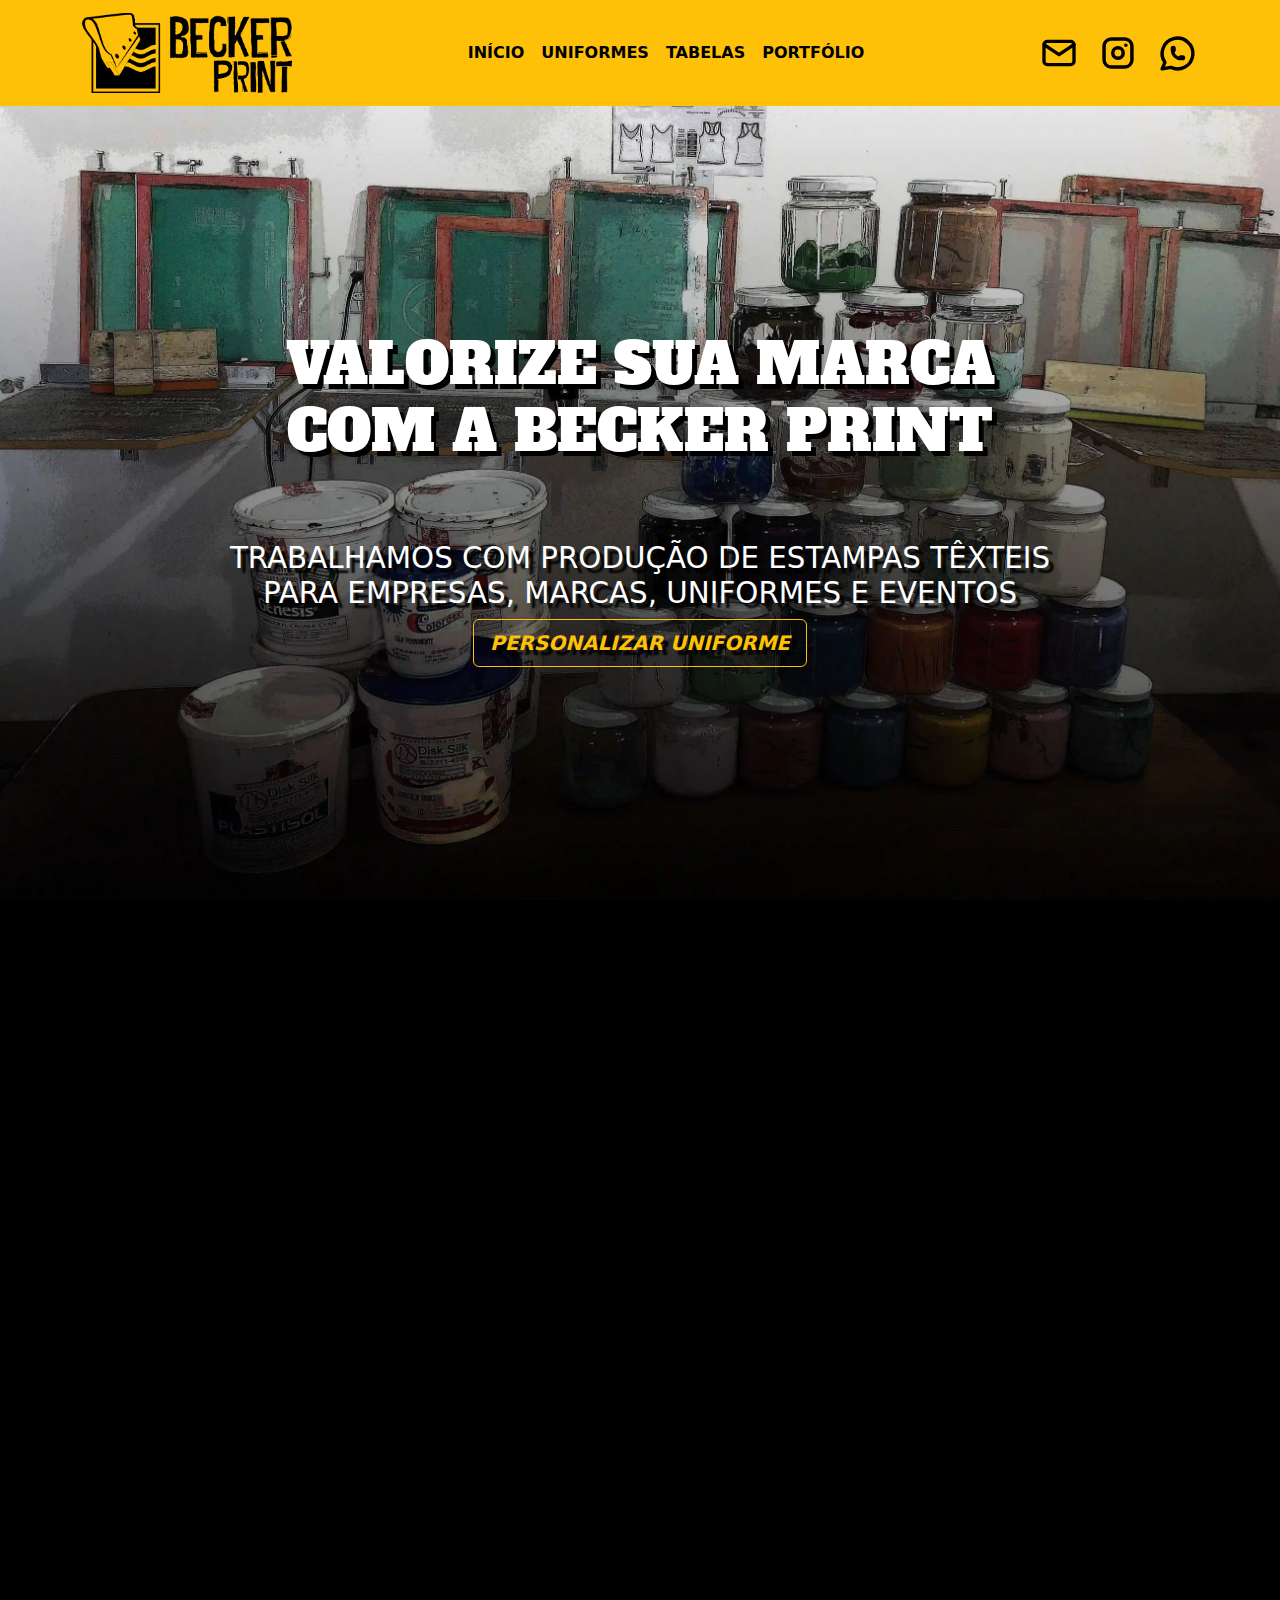
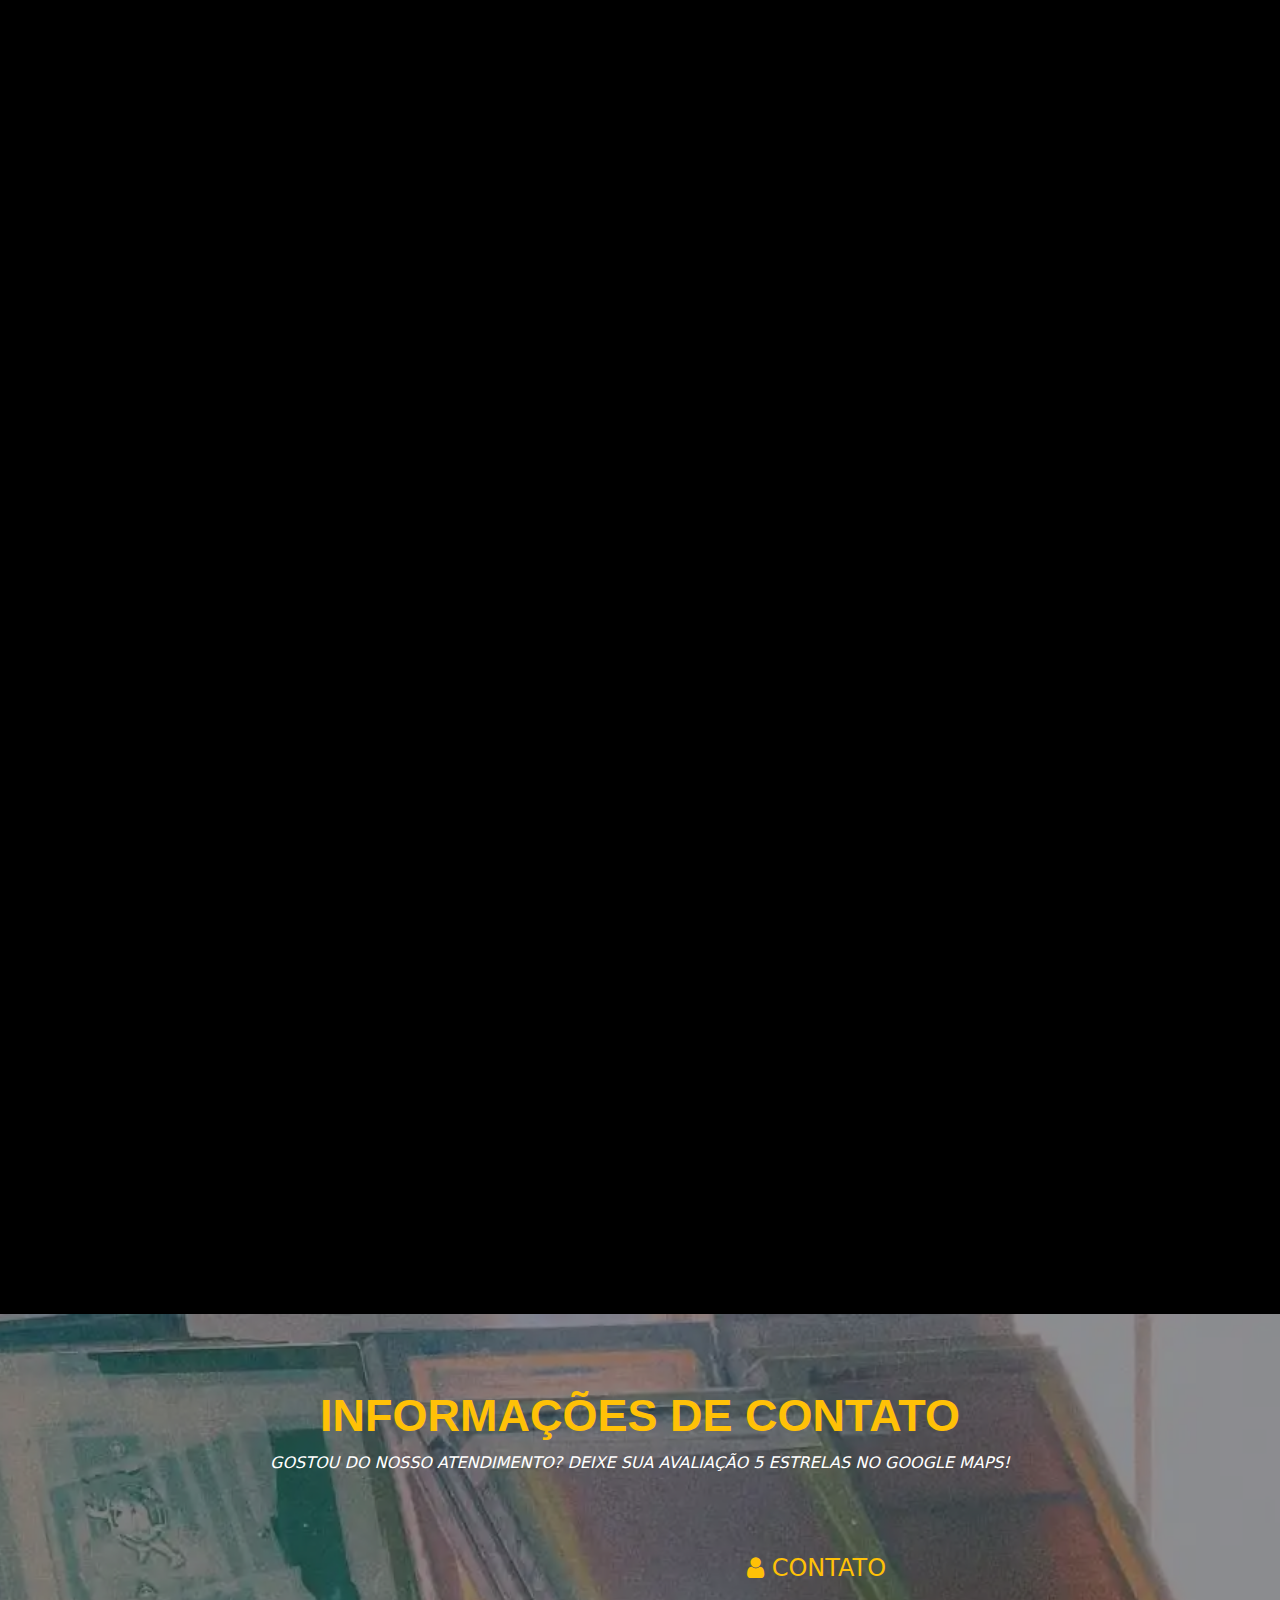
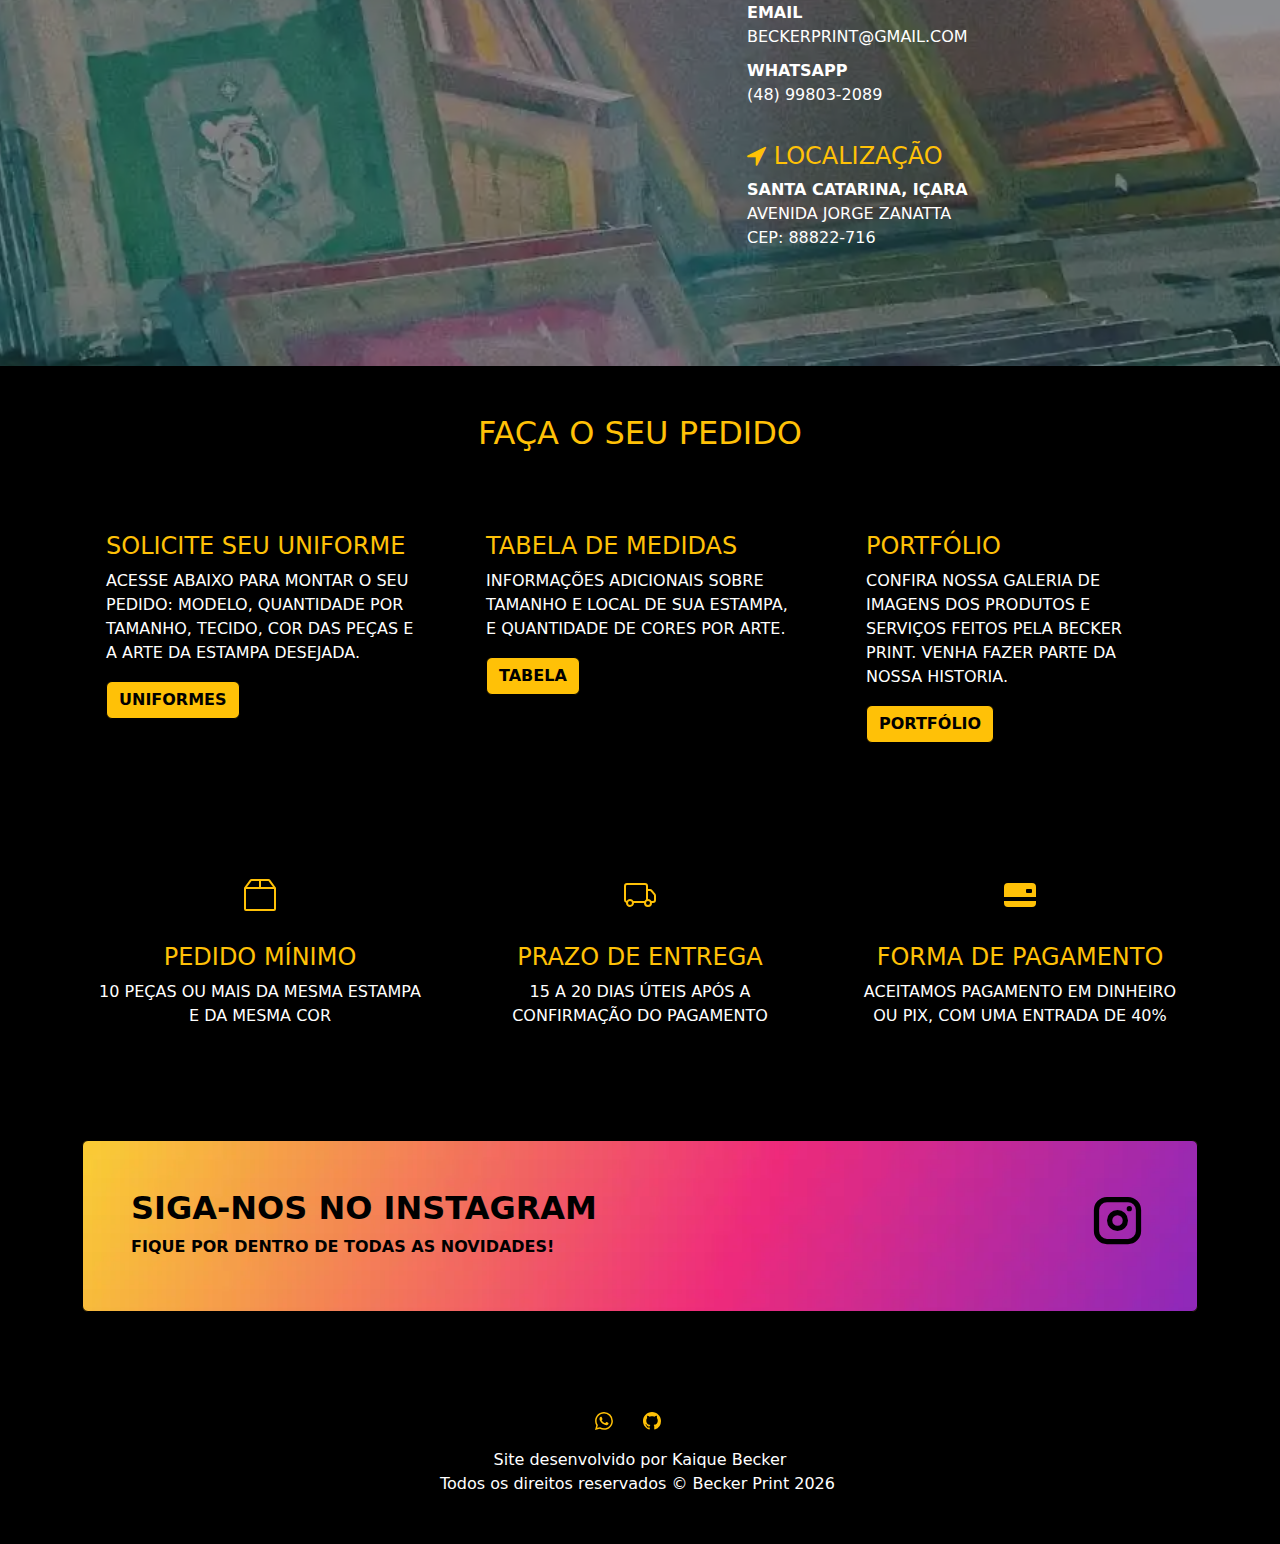
<file: index.html>
<!DOCTYPE html>
<html data-bs-theme="light" lang="pt-BR">

<head>
    <meta charset="utf-8">
    <meta name="viewport" content="width=device-width, initial-scale=1.0, shrink-to-fit=no">
    <title>Becker Print</title>
    <meta property="og:image" content="https://beckerprint.com.br/assets/img/OG.png">
    <meta name="description" content="Valorize sua marca com a Becker Print!">
    <meta property="og:type" content="website">
    <script type="application/ld+json">
        {
            "@context": "http://schema.org",
            "@type": "WebSite",
            "name": "Becker Print",
            "url": "https://beckerprint.com.br/"
        }
    </script>
    <link rel="icon" type="image/png" sizes="300x300" href="assets/img/Icone.png">
    <link rel="icon" type="image/png" sizes="300x300" href="assets/img/Icone.png">
    <link rel="icon" type="image/png" sizes="300x300" href="assets/img/Icone.png">
    <link rel="icon" type="image/png" sizes="300x300" href="assets/img/Icone.png">
    <link rel="icon" type="image/png" sizes="300x300" href="assets/img/Icone.png">
    <link rel="stylesheet" href="assets/bootstrap/css/bootstrap.min.css">
    <link rel="stylesheet" href="https://fonts.googleapis.com/css?family=ABeeZee">
    <link rel="stylesheet" href="https://fonts.googleapis.com/css?family=Alfa+Slab+One&amp;display=swap">
    <link rel="stylesheet" href="https://fonts.googleapis.com/css?family=Roboto+Condensed">
    <link rel="stylesheet" href="assets/css/swiper-icons.css">
    <link rel="stylesheet" href="assets/fonts/font-awesome.min.css">
    <link rel="stylesheet" href="assets/css/aos.min.css">
    <link rel="stylesheet" href="assets/css/animate.min.css">
    <link rel="stylesheet" href="assets/css/Fixed-navbar-starting-with-transparency-styles.css">
    <link rel="stylesheet" href="assets/css/Contact-Details-icons.css">
    <link rel="stylesheet" href="assets/css/Full-Height-Hero.css">
    <link rel="stylesheet" href="assets/css/Lightbox-Gallery-baguetteBox.min.css">
    <link rel="stylesheet" href="assets/css/Ludens---Contact-Info--Google-Map.css">
</head>

<body style="background: rgb(0,0,0);transform: perspective(0px) scale(1);">
    <section id="hero" style="color: var(--bs-emphasis-color);">
        <nav class="navbar navbar-dark navbar-expand-md sticky-top" style="font-weight: bold;background: var(--bs-warning);">
            <div class="container"><img class="img-fluid" src="assets/img/Logo_White.webp" style="transform: scale(1);height: 80px;width: 210px;" width="160" height="80" alt="Logo"><button data-bs-toggle="collapse" class="navbar-toggler" data-bs-target="#navcol-2" style="color: var(--bs-navbar-disabled-color);border-color: var(--bs-emphasis-color);"><span class="visually-hidden" style="background: var(--bs-emphasis-color);border-color: var(--bs-emphasis-color);">Toggle navigation</span><span class="navbar-toggler-icon" style="color: var(--bs-emphasis-color);border-color: var(--bs-emphasis-color);--bs-body-bg: #000000;filter: grayscale(0%);"></span></button>
                <div class="collapse navbar-collapse text-uppercase text-center" id="navcol-2">
                    <ul class="navbar-nav mx-auto">
                        <li class="nav-item"><a class="nav-link active" data-bss-hover-animate="pulse" href="index.html" style="color: var(--bs-emphasis-color);">INíCIO</a></li>
                        <li class="nav-item"><a class="nav-link active" data-bss-hover-animate="pulse" href="Uniforme.html" style="color: var(--bs-emphasis-color);">Uniformes</a></li>
                        <li class="nav-item"><a class="nav-link" data-bss-hover-animate="pulse" href="Estamparia.html" style="color: var(--bs-emphasis-color);">tabelas</a></li>
                        <li class="nav-item" style="position: relative;transform-origin: top;"><a class="nav-link" data-bss-hover-animate="pulse" href="Portfólio.html" style="color: var(--bs-emphasis-color);">Portfólio</a></li>
                    </ul><a href="mailto:Beckerprint@gmail.com"><svg xmlns="http://www.w3.org/2000/svg" width="1em" height="1em" viewBox="0 0 24 24" stroke-width="2" stroke="currentColor" fill="none" stroke-linecap="round" stroke-linejoin="round" class="icon icon-tabler icon-tabler-mail text-black" data-bss-hover-animate="tada" style="font-size: 40px;margin-right: 20px;transform: perspective(0px) scale(1);">
                            <path stroke="none" d="M0 0h24v24H0z" fill="none"></path>
                            <rect x="3" y="5" width="18" height="14" rx="2"></rect>
                            <polyline points="3 7 12 13 21 7"></polyline>
                        </svg></a><a href="https://www.instagram.com/becker.print/"><svg xmlns="http://www.w3.org/2000/svg" width="1em" height="1em" viewBox="0 0 24 24" stroke-width="2" stroke="currentColor" fill="none" stroke-linecap="round" stroke-linejoin="round" class="icon icon-tabler icon-tabler-brand-instagram text-black" data-bss-hover-animate="tada" style="font-size: 38px;margin-right: 20px;transform: scale(1.10);">
                            <path stroke="none" d="M0 0h24v24H0z" fill="none"></path>
                            <rect x="4" y="4" width="16" height="16" rx="4"></rect>
                            <circle cx="12" cy="12" r="3"></circle>
                            <line x1="16.5" y1="7.5" x2="16.5" y2="7.501"></line>
                        </svg></a><a href="https://wa.me/5548998032089"><svg xmlns="http://www.w3.org/2000/svg" width="1em" height="1em" viewBox="0 0 24 24" stroke-width="2" stroke="currentColor" fill="none" stroke-linecap="round" stroke-linejoin="round" class="icon icon-tabler icon-tabler-brand-whatsapp text-black" data-bss-hover-animate="tada" style="font-size: 41px;">
                            <path stroke="none" d="M0 0h24v24H0z" fill="none"></path>
                            <path d="M3 21l1.65 -3.8a9 9 0 1 1 3.4 2.9l-5.05 .9"></path>
                            <path d="M9 10a.5 .5 0 0 0 1 0v-1a.5 .5 0 0 0 -1 0v1a5 5 0 0 0 5 5h1a.5 .5 0 0 0 0 -1h-1a.5 .5 0 0 0 0 1"></path>
                        </svg></a>
                </div>
            </div>
        </nav>
        <h1 class="text-uppercase text-center text-white LandingTitle" data-aos="zoom-in" data-aos-duration="900" style="font-family: 'Alfa Slab One', serif;text-shadow: 5px 5px var(--bs-emphasis-color);">Valorize sua marca<br>com a Becker print<br><br></h1>
        <h4 class="text-uppercase text-center text-white LandingSubtitle" data-aos="zoom-in" data-aos-duration="900" style="text-shadow: 5px 5px 2px var(--bs-emphasis-color);border-color: var(--bs-black);">Trabalhamos com produção de estampas têxteis<br>Para empresas, marcas, uniformes e eventos</h4>
        <h4 class="text-uppercase text-center text-white LandingSubtitle" data-aos="zoom-in" data-aos-duration="900" style="text-shadow: 5px 5px 2px var(--bs-emphasis-color);font-style: italic;border-color: var(--bs-warning);"><a class="btn btn-primary btn-lg text-uppercase fw-semibold link-warning border rounded border-warning" role="button" data-bss-hover-animate="pulse" style="background: rgba(13,110,253,0);color: var(--bs-btn-hover-color);border-color: var(--bs-warning);" href="Uniforme.html">Personalizar Uniforme</a></h4>
    </section>
    <div class="container py-4 py-xl-5" data-aos="fade-right" data-aos-duration="1000" data-aos-delay="300">
        <div class="row gy-4 gy-md-0">
            <div class="col-md-6"><img class="rounded img-fluid w-100 fit-cover" style="min-height: 300px;" src="assets/img/index%201.webp"></div>
            <div class="col-md-6 text-center text-md-start d-flex d-sm-flex d-md-flex justify-content-center align-items-center justify-content-md-start align-items-md-center justify-content-xl-center">
                <div style="max-width: 350px;">
                    <h2 class="text-uppercase fw-bold" style="color: var(--bs-warning);text-align: center;">Estamparia</h2>
                    <p class="my-3" style="color: var(--bs-body-bg);text-align: center;">Com a finalidade de produzir estampas de qualidade e de alta duração, a BECKER PRINT trabalha com telas serigráficas e tinta a base d'agua de alta qualidade no mercado. Produzimos para marcas de moda no ramo têxtil, uniformes, eventos, igrejas, grandes e pequenas empresas</p>
                </div>
            </div>
        </div>
    </div>
    <div class="container py-4 py-xl-5" data-aos="fade-right" data-aos-duration="1000" data-aos-delay="300">
        <div class="row gy-4 gy-md-0">
            <div class="col-md-6 text-center text-md-start d-flex d-sm-flex d-md-flex justify-content-center align-items-center justify-content-md-start align-items-md-center justify-content-xl-center">
                <div style="max-width: 350px;">
                    <h2 class="text-uppercase fw-bold" style="color: var(--bs-warning);text-align: center;">Arte e desenvolvimento</h2>
                    <p class="my-3" style="color: var(--bs-body-bg);text-align: center;">Desenvolvemos a sua estampa conforme sua solicitação, de acordo com sua marca. Como logotipo, textos e ilustrações</p>
                </div>
            </div>
            <div class="col-md-6"><img class="rounded img-fluid w-100 fit-cover" style="min-height: 300px;" src="assets/img/index%202.webp"></div>
        </div>
    </div>
    <div class="container py-4 py-xl-5" data-aos="fade-right" data-aos-duration="1000" data-aos-delay="300">
        <div class="row gy-4 gy-md-0">
            <div class="col-md-6"><img class="rounded img-fluid w-100 fit-cover" style="min-height: 300px;" src="assets/img/index%203.webp"></div>
            <div class="col-md-6 text-center text-md-start d-flex d-sm-flex d-md-flex justify-content-center align-items-center justify-content-md-start align-items-md-center justify-content-xl-center">
                <div style="max-width: 350px;">
                    <h2 class="text-uppercase fw-bold" style="color: var(--bs-warning);text-align: center;">Produção</h2>
                    <p class="my-3" style="color: var(--bs-body-bg);text-align: center;">Após a aprovação da arte liberamos o material para a área de produção, realizamos a estampa em jeans, algodão, poliéster, dry fit e piquet. Incluindo produtos como bolsas, camisetas, calças, jaquetas, aventais e entre outros</p>
                </div>
            </div>
        </div>
    </div>
    <div class="container py-4 py-xl-5" data-aos="fade-right" data-aos-duration="1000" data-aos-delay="300">
        <div class="row gy-4 gy-md-0">
            <div class="col-md-6 text-center text-md-start d-flex d-sm-flex d-md-flex justify-content-center align-items-center justify-content-md-start align-items-md-center justify-content-xl-center">
                <div style="max-width: 350px;">
                    <h2 class="text-uppercase fw-bold" style="color: var(--bs-warning);text-align: center;">finalização do pedido</h2>
                    <p class="my-3" style="color: var(--bs-body-bg);text-align: center;">Com a produção finalizada, realizamos a conferência de qualidade e organizamos o envio do pedido, conforme o prazo e padrão estabelecido.</p>
                </div>
            </div>
            <div class="col-md-6"><img class="rounded img-fluid w-100 fit-cover" style="min-height: 300px;" src="assets/img/index%204.webp"></div>
        </div>
    </div>
    <section data-bss-parallax-bg="true" style="background-image: url(&quot;assets/img/Background.webp&quot;);background-position: center;background-size: cover;">
        <div class="text-uppercase" style="padding-top: 60px;padding-bottom: 30px;background: var(--bs-tertiary-color);">
            <div class="container" style="padding-bottom: 10px;">
                <div class="text-center">
                    <h4 style="font-size: 45px;margin-top: 15px;font-family: Poppins, sans-serif;background: rgba(255,193,7,0);color: var(--bs-warning);"><strong>Informações de contato</strong></h4>
                </div>
                <p style="text-align: center;color: var(--bs-body-bg);font-style: italic;">Gostou do nosso atendimento? Deixe sua avaliação 5 estrelas no Google Maps!</p>
                <div class="row" style="margin-top: 44px;">
                    <div class="col-md-12 col-lg-7"><iframe src="https://www.google.com/maps/embed?pb=!1m18!1m12!1m3!1d1102.4660375927276!2d-49.31425102298634!3d-28.68632272231657!2m3!1f0!2f0!3f0!3m2!1i1024!2i768!4f13.1!3m3!1m2!1s0x95217942b761df0f%3A0x19d32cfde68d62fb!2sBecker%20Print%20Estamparia!5e0!3m2!1spt-BR!2sbr!4v1769038199777!5m2!1spt-BR!2sbr" width="100%" height="400px" frameborder="0" style="border:0;" allowfullscreen="" aria-hidden="false" tabindex="0"></iframe></div>
                    <div class="col-md-6 col-lg-5" style="background: rgba(0,0,0,0);">
                        <h2 class="h4" style="margin-top: 35px;color: var(--bs-warning);border-color: #23295f;"><i class="fa fa-user" style="color: var(--bs-warning);"></i>&nbsp;Contato</h2>
                        <div style="padding-top: 10px;"><span style="color: var(--bs-body-bg);"><strong>Email</strong></span></div>
                        <div style="color: var(--bs-body-bg);"><span style="background: rgba(255,193,7,0);color: var(--bs-body-bg);">Beckerprint@gmail.com</span></div>
                        <div style="padding-top: 10px;"><span style="color: var(--bs-body-bg);"><strong>Whatsapp</strong><span><br>(48) 99803-2089</span></span></div>
                        <h2 class="h4" style="margin-top: 35px;color: var(--bs-warning);"><i class="fa fa-location-arrow" style="color: var(--bs-warning);"></i>&nbsp;Localização</h2><span style="color: var(--bs-body-bg);"><strong>Santa catarina, içara</strong></span><span style="color: var(--bs-body-bg);"><br>Avenida jorge zanatta<br>cep: 88822-716</span>
                    </div>
                </div>
            </div>
        </div>
    </section>
    <div class="container text-uppercase py-4 py-xl-5">
        <div class="row mb-5">
            <div class="col-md-8 col-xl-6 text-center mx-auto">
                <h2 style="color: var(--bs-warning);">Faça o seu pedido</h2>
            </div>
        </div>
        <div class="row gy-4 row-cols-1 row-cols-md-2 row-cols-xl-3">
            <div class="col">
                <div class="p-4">
                    <h4 style="color: var(--bs-warning);">Solicite seu Uniforme</h4>
                    <p style="color: var(--bs-body-bg);">acesse abaixo para montar o seu pedido: Modelo, quantidade por tamanho, tecido, cor das peças e a arte da estampa desejada.</p>
                    <div class="d-flex">
                        <div></div><a class="btn btn-primary" role="button" data-bss-hover-animate="pulse" style="background: var(--bs-yellow);color: var(--bs-black);border-color: var(--bs-emphasis-color);font-weight: bold;" href="Uniforme.html">UNIFORMES</a>
                    </div>
                </div>
            </div>
            <div class="col">
                <div class="p-4">
                    <h4 style="color: var(--bs-warning);">tabela de medidas</h4>
                    <p style="color: var(--bs-body-bg);">informações adicionais sobre tamanho e local de sua estampa, e quantidade de cores por arte.</p>
                    <div class="d-flex">
                        <div></div><a class="btn btn-primary" role="button" data-bss-hover-animate="pulse" style="background: var(--bs-warning);color: var(--bs-black);border-color: var(--bs-emphasis-color);font-weight: bold;" href="Estamparia.html">tabela</a>
                    </div>
                </div>
            </div>
            <div class="col">
                <div class="p-4">
                    <h4 style="color: var(--bs-warning);">Portfólio</h4>
                    <p style="color: var(--bs-body-bg);">Confira nossa galeria de imagens dos produtos e serviços feitos pela Becker print. Venha fazer parte da nossa historia.</p>
                    <div class="d-flex">
                        <div></div><a class="btn btn-primary" role="button" data-bss-hover-animate="pulse" style="background: var(--bs-warning);color: var(--bs-black);border-color: var(--bs-emphasis-color);font-weight: bold;" href="Portfólio.html">PORTFÓLIO</a>
                    </div>
                </div>
            </div>
        </div>
    </div>
    <div class="container py-4 py-xl-5">
        <div class="row gy-4 row-cols-1 row-cols-md-2 row-cols-xl-3">
            <div class="col">
                <div class="text-center d-flex flex-column align-items-center align-items-xl-center">
                    <div class="bs-icon-lg bs-icon-rounded bs-icon-primary d-flex flex-shrink-0 justify-content-center align-items-center d-inline-block mb-3 bs-icon lg" style="background: rgba(13,110,253,0);"><svg xmlns="http://www.w3.org/2000/svg" width="1em" height="1em" fill="currentColor" viewBox="0 0 16 16" class="bi bi-box2" style="color: var(--bs-warning);">
                            <path d="M2.95.4a1 1 0 0 1 .8-.4h8.5a1 1 0 0 1 .8.4l2.85 3.8a.5.5 0 0 1 .1.3V15a1 1 0 0 1-1 1H1a1 1 0 0 1-1-1V4.5a.5.5 0 0 1 .1-.3L2.95.4ZM7.5 1H3.75L1.5 4h6V1Zm1 0v3h6l-2.25-3H8.5ZM15 5H1v10h14V5Z"></path>
                        </svg></div>
                    <div class="px-3">
                        <h4 class="text-uppercase" style="color: var(--bs-warning);">Pedido Mínimo</h4>
                        <p class="text-uppercase" style="color: var(--bs-body-bg);">10 peças ou mais da mesma estampa e da mesma cor</p>
                    </div>
                </div>
            </div>
            <div class="col">
                <div class="text-center d-flex flex-column align-items-center align-items-xl-center">
                    <div class="bs-icon-lg bs-icon-rounded bs-icon-primary d-flex flex-shrink-0 justify-content-center align-items-center d-inline-block mb-3 bs-icon lg" style="background: rgba(13,110,253,0);"><svg xmlns="http://www.w3.org/2000/svg" width="1em" height="1em" fill="currentColor" viewBox="0 0 16 16" class="bi bi-truck" style="color: var(--bs-warning);">
                            <path d="M0 3.5A1.5 1.5 0 0 1 1.5 2h9A1.5 1.5 0 0 1 12 3.5V5h1.02a1.5 1.5 0 0 1 1.17.563l1.481 1.85a1.5 1.5 0 0 1 .329.938V10.5a1.5 1.5 0 0 1-1.5 1.5H14a2 2 0 1 1-4 0H5a2 2 0 1 1-3.998-.085A1.5 1.5 0 0 1 0 10.5v-7zm1.294 7.456A1.999 1.999 0 0 1 4.732 11h5.536a2.01 2.01 0 0 1 .732-.732V3.5a.5.5 0 0 0-.5-.5h-9a.5.5 0 0 0-.5.5v7a.5.5 0 0 0 .294.456zM12 10a2 2 0 0 1 1.732 1h.768a.5.5 0 0 0 .5-.5V8.35a.5.5 0 0 0-.11-.312l-1.48-1.85A.5.5 0 0 0 13.02 6H12v4zm-9 1a1 1 0 1 0 0 2 1 1 0 0 0 0-2zm9 0a1 1 0 1 0 0 2 1 1 0 0 0 0-2z"></path>
                        </svg></div>
                    <div class="px-3">
                        <h4 class="text-uppercase" style="color: var(--bs-warning);">Prazo de entrega</h4>
                        <p class="text-uppercase" style="color: var(--bs-body-bg);">15 a 20 dias úteis após a confirmação do pagamento</p>
                    </div>
                </div>
            </div>
            <div class="col">
                <div class="text-center d-flex flex-column align-items-center align-items-xl-center">
                    <div class="bs-icon-lg bs-icon-rounded bs-icon-primary d-flex flex-shrink-0 justify-content-center align-items-center d-inline-block mb-3 bs-icon lg" style="background: rgba(13,110,253,0);"><svg xmlns="http://www.w3.org/2000/svg" width="1em" height="1em" fill="currentColor" viewBox="0 0 16 16" class="bi bi-credit-card-2-back-fill" style="color: var(--bs-warning);">
                            <path d="M0 4a2 2 0 0 1 2-2h12a2 2 0 0 1 2 2v5H0V4zm11.5 1a.5.5 0 0 0-.5.5v1a.5.5 0 0 0 .5.5h2a.5.5 0 0 0 .5-.5v-1a.5.5 0 0 0-.5-.5h-2zM0 11v1a2 2 0 0 0 2 2h12a2 2 0 0 0 2-2v-1H0z"></path>
                        </svg></div>
                    <div class="px-3">
                        <h4 class="text-uppercase" style="color: var(--bs-warning);">Forma de pagamento</h4>
                        <p class="text-uppercase" style="color: var(--bs-body-bg);">Aceitamos pagamento em Dinheiro ou pix, com uma entrada de 40%</p>
                    </div>
                </div>
            </div>
        </div>
    </div>
    <section class="py-4 py-xl-5">
        <div class="container">
            <div class="text-uppercase text-black border rounded border-black d-flex flex-column justify-content-between flex-lg-row p-4 p-md-5" style="background: url(&quot;assets/img/Gradient.webp&quot;), var(--bs-yellow);background-size: cover, auto;">
                <div class="pb-2 pb-lg-1">
                    <h2 class="fw-bold mb-2">Siga-nos no Instagram</h2>
                    <p class="mb-0" style="font-weight: bold;">Fique por dentro de todas as novidades!</p>
                </div><a href="https://www.instagram.com/becker.print/"><svg xmlns="http://www.w3.org/2000/svg" width="1em" height="1em" viewBox="0 0 24 24" stroke-width="2" stroke="currentColor" fill="none" stroke-linecap="round" stroke-linejoin="round" class="icon icon-tabler icon-tabler-brand-instagram border-1 border-warning" data-bss-hover-animate="tada" style="font-size: 7vh;color: var(--bs-emphasis-color);border-color: rgba(0,0,0,0);">
                        <path stroke="none" d="M0 0h24v24H0z" fill="none"></path>
                        <rect x="4" y="4" width="16" height="16" rx="4"></rect>
                        <circle cx="12" cy="12" r="3"></circle>
                        <line x1="16.5" y1="7.5" x2="16.5" y2="7.501"></line>
                    </svg></a>
            </div>
        </div>
    </section>
    <footer class="text-center">
        <div class="container text-muted py-4 py-lg-5">
            <ul class="list-inline">
                <li class="list-inline-item me-4"><a href="https://wa.me/5548999333484"><svg xmlns="http://www.w3.org/2000/svg" width="1em" height="1em" fill="currentColor" viewBox="0 0 16 16" class="bi bi-whatsapp" data-bss-hover-animate="pulse" style="color: var(--bs-warning);font-size: 2vh;">
                            <path d="M13.601 2.326A7.854 7.854 0 0 0 7.994 0C3.627 0 .068 3.558.064 7.926c0 1.399.366 2.76 1.057 3.965L0 16l4.204-1.102a7.933 7.933 0 0 0 3.79.965h.004c4.368 0 7.926-3.558 7.93-7.93A7.898 7.898 0 0 0 13.6 2.326zM7.994 14.521a6.573 6.573 0 0 1-3.356-.92l-.24-.144-2.494.654.666-2.433-.156-.251a6.56 6.56 0 0 1-1.007-3.505c0-3.626 2.957-6.584 6.591-6.584a6.56 6.56 0 0 1 4.66 1.931 6.557 6.557 0 0 1 1.928 4.66c-.004 3.639-2.961 6.592-6.592 6.592zm3.615-4.934c-.197-.099-1.17-.578-1.353-.646-.182-.065-.315-.099-.445.099-.133.197-.513.646-.627.775-.114.133-.232.148-.43.05-.197-.1-.836-.308-1.592-.985-.59-.525-.985-1.175-1.103-1.372-.114-.198-.011-.304.088-.403.087-.088.197-.232.296-.346.1-.114.133-.198.198-.33.065-.134.034-.248-.015-.347-.05-.099-.445-1.076-.612-1.47-.16-.389-.323-.335-.445-.34-.114-.007-.247-.007-.38-.007a.729.729 0 0 0-.529.247c-.182.198-.691.677-.691 1.654 0 .977.71 1.916.81 2.049.098.133 1.394 2.132 3.383 2.992.47.205.84.326 1.129.418.475.152.904.129 1.246.08.38-.058 1.171-.48 1.338-.943.164-.464.164-.86.114-.943-.049-.084-.182-.133-.38-.232z"></path>
                        </svg></a></li>
                <li class="list-inline-item me-4"><a href="https://github.com/KaiqueBecker"><svg xmlns="http://www.w3.org/2000/svg" width="1em" height="1em" fill="currentColor" viewBox="0 0 16 16" class="bi bi-github" data-bss-hover-animate="pulse" style="color: var(--bs-warning);font-size: 2vh;">
                            <path d="M8 0C3.58 0 0 3.58 0 8c0 3.54 2.29 6.53 5.47 7.59.4.07.55-.17.55-.38 0-.19-.01-.82-.01-1.49-2.01.37-2.53-.49-2.69-.94-.09-.23-.48-.94-.82-1.13-.28-.15-.68-.52-.01-.53.63-.01 1.08.58 1.23.82.72 1.21 1.87.87 2.33.66.07-.52.28-.87.51-1.07-1.78-.2-3.64-.89-3.64-3.95 0-.87.31-1.59.82-2.15-.08-.2-.36-1.02.08-2.12 0 0 .67-.21 2.2.82.64-.18 1.32-.27 2-.27.68 0 1.36.09 2 .27 1.53-1.04 2.2-.82 2.2-.82.44 1.1.16 1.92.08 2.12.51.56.82 1.27.82 2.15 0 3.07-1.87 3.75-3.65 3.95.29.25.54.73.54 1.48 0 1.07-.01 1.93-.01 2.2 0 .21.15.46.55.38A8.012 8.012 0 0 0 16 8c0-4.42-3.58-8-8-8z"></path>
                        </svg></a></li>
            </ul>
            <p class="mb-0" style="color: var(--bs-body-bg);">Site desenvolvido por Kaique Becker<br>Todos os direitos reservados © Becker Print 2026&nbsp;</p>
        </div>
    </footer>
    <script src="assets/bootstrap/js/bootstrap.min.js"></script>
    <script src="assets/js/aos.min.js"></script>
    <script src="assets/js/bs-init.js"></script>
    <script src="assets/js/Dropdown.js"></script>
    <script src="assets/js/Lightbox-Gallery-baguetteBox.min.js"></script>
    <script src="assets/js/Lightbox-Gallery.js"></script>
</body>

</html>
</file>
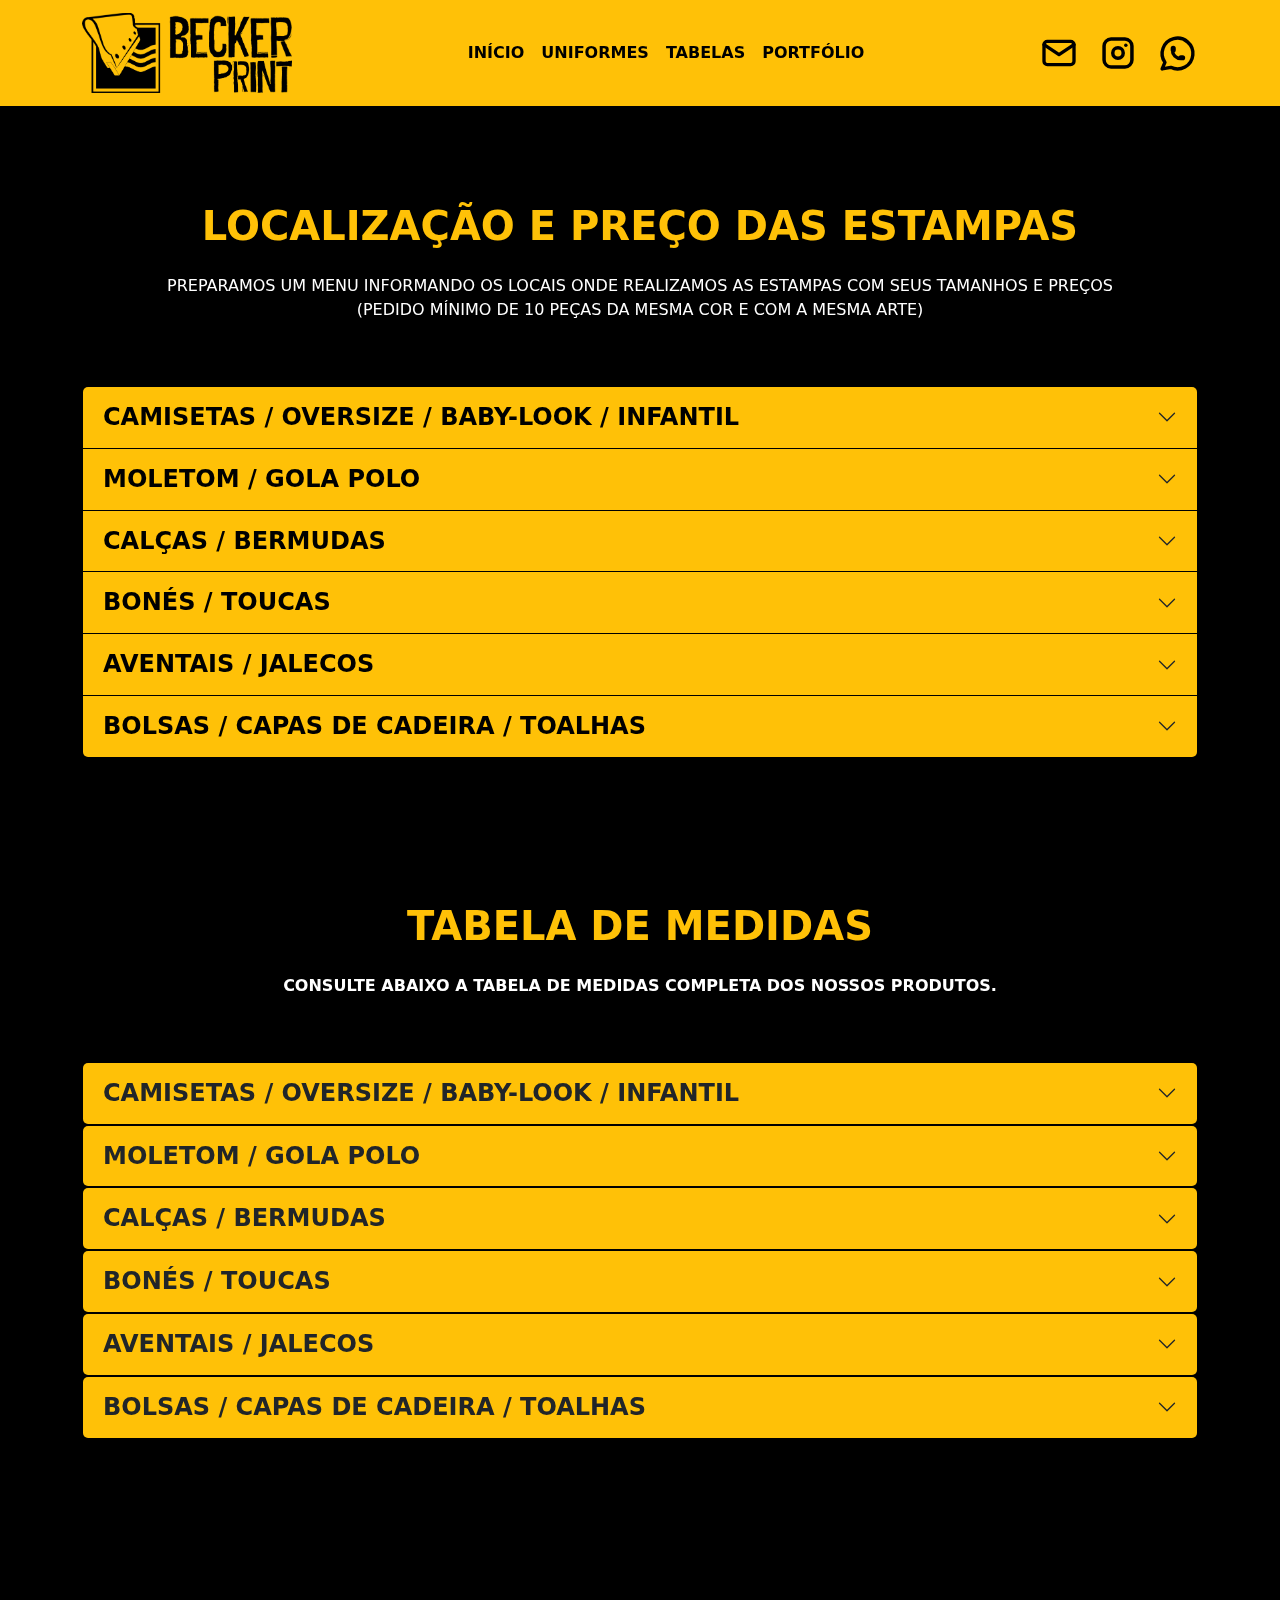
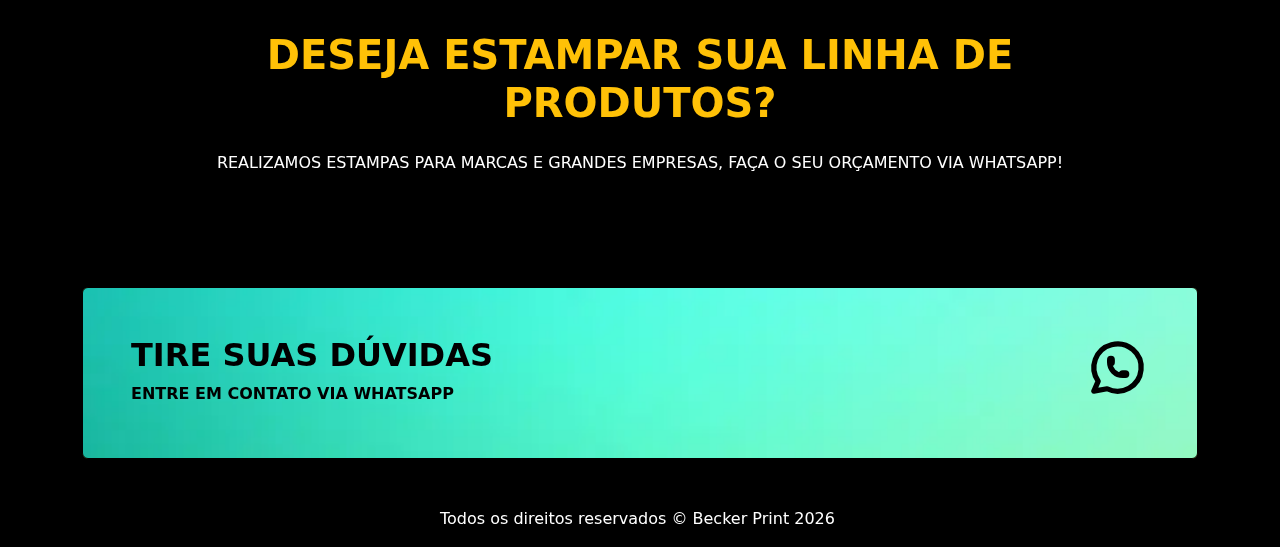
<file: Estamparia.html>
<!DOCTYPE html>
<html data-bs-theme="light" lang="en">

<head>
    <meta charset="utf-8">
    <meta name="viewport" content="width=device-width, initial-scale=1.0, shrink-to-fit=no">
    <title>Becker Print</title>
    <meta property="og:image" content="https://beckerprint.com.br/assets/img/OG.png">
    <meta name="description" content="Valorize sua marca com a Becker Print!">
    <meta property="og:type" content="website">
    <link rel="icon" type="image/png" sizes="300x300" href="assets/img/Icone.png">
    <link rel="icon" type="image/png" sizes="300x300" href="assets/img/Icone.png">
    <link rel="icon" type="image/png" sizes="300x300" href="assets/img/Icone.png">
    <link rel="icon" type="image/png" sizes="300x300" href="assets/img/Icone.png">
    <link rel="icon" type="image/png" sizes="300x300" href="assets/img/Icone.png">
    <link rel="stylesheet" href="assets/bootstrap/css/bootstrap.min.css">
    <link rel="stylesheet" href="https://fonts.googleapis.com/css?family=ABeeZee">
    <link rel="stylesheet" href="https://fonts.googleapis.com/css?family=Alfa+Slab+One&amp;display=swap">
    <link rel="stylesheet" href="https://fonts.googleapis.com/css?family=Roboto+Condensed">
    <link rel="stylesheet" href="assets/css/swiper-icons.css">
    <link rel="stylesheet" href="assets/css/animate.min.css">
    <link rel="stylesheet" href="assets/css/Fixed-navbar-starting-with-transparency-styles.css">
    <link rel="stylesheet" href="assets/css/Contact-Details-icons.css">
    <link rel="stylesheet" href="assets/css/Full-Height-Hero.css">
    <link rel="stylesheet" href="assets/css/Lightbox-Gallery-baguetteBox.min.css">
    <link rel="stylesheet" href="assets/css/Ludens---Contact-Info--Google-Map.css">
</head>

<body style="background: rgb(0,0,0);transform: perspective(0px) scale(1);">
    <nav class="navbar navbar-dark navbar-expand-md" style="font-weight: bold;background: var(--bs-warning);">
        <div class="container"><img class="img-fluid" src="assets/img/Logo_White.webp" style="transform: scale(1);height: 80px;width: 210px;" width="160" height="80" alt="Logo"><button data-bs-toggle="collapse" class="navbar-toggler" data-bs-target="#navcol-2" style="color: var(--bs-navbar-disabled-color);border-color: var(--bs-emphasis-color);"><span class="visually-hidden" style="background: var(--bs-emphasis-color);border-color: var(--bs-emphasis-color);">Toggle navigation</span><span class="navbar-toggler-icon" style="color: var(--bs-emphasis-color);border-color: var(--bs-emphasis-color);--bs-body-bg: #000000;filter: grayscale(0%);"></span></button>
            <div class="collapse navbar-collapse text-uppercase text-center" id="navcol-2">
                <ul class="navbar-nav mx-auto">
                    <li class="nav-item"><a class="nav-link active" data-bss-hover-animate="pulse" href="index.html" style="color: var(--bs-emphasis-color);">INíCIO</a></li>
                    <li class="nav-item"><a class="nav-link active" data-bss-hover-animate="pulse" href="Uniforme.html" style="color: var(--bs-emphasis-color);">Uniformes</a></li>
                    <li class="nav-item"><a class="nav-link" data-bss-hover-animate="pulse" href="Estamparia.html" style="color: var(--bs-emphasis-color);">tabelas</a></li>
                    <li class="nav-item" style="position: relative;transform-origin: top;"><a class="nav-link" data-bss-hover-animate="pulse" href="Portfólio.html" style="color: var(--bs-emphasis-color);">Portfólio</a></li>
                </ul><a href="mailto:Beckerprint@gmail.com"><svg xmlns="http://www.w3.org/2000/svg" width="1em" height="1em" viewBox="0 0 24 24" stroke-width="2" stroke="currentColor" fill="none" stroke-linecap="round" stroke-linejoin="round" class="icon icon-tabler icon-tabler-mail text-black" data-bss-hover-animate="tada" style="font-size: 40px;margin-right: 20px;transform: perspective(0px) scale(1);">
                        <path stroke="none" d="M0 0h24v24H0z" fill="none"></path>
                        <rect x="3" y="5" width="18" height="14" rx="2"></rect>
                        <polyline points="3 7 12 13 21 7"></polyline>
                    </svg></a><a href="https://www.instagram.com/becker.print/"><svg xmlns="http://www.w3.org/2000/svg" width="1em" height="1em" viewBox="0 0 24 24" stroke-width="2" stroke="currentColor" fill="none" stroke-linecap="round" stroke-linejoin="round" class="icon icon-tabler icon-tabler-brand-instagram text-black" data-bss-hover-animate="tada" style="font-size: 38px;margin-right: 20px;transform: scale(1.10);">
                        <path stroke="none" d="M0 0h24v24H0z" fill="none"></path>
                        <rect x="4" y="4" width="16" height="16" rx="4"></rect>
                        <circle cx="12" cy="12" r="3"></circle>
                        <line x1="16.5" y1="7.5" x2="16.5" y2="7.501"></line>
                    </svg></a><a href="https://wa.me/5548998032089"><svg xmlns="http://www.w3.org/2000/svg" width="1em" height="1em" viewBox="0 0 24 24" stroke-width="2" stroke="currentColor" fill="none" stroke-linecap="round" stroke-linejoin="round" class="icon icon-tabler icon-tabler-brand-whatsapp text-black" data-bss-hover-animate="tada" style="font-size: 41px;">
                        <path stroke="none" d="M0 0h24v24H0z" fill="none"></path>
                        <path d="M3 21l1.65 -3.8a9 9 0 1 1 3.4 2.9l-5.05 .9"></path>
                        <path d="M9 10a.5 .5 0 0 0 1 0v-1a.5 .5 0 0 0 -1 0v1a5 5 0 0 0 5 5h1a.5 .5 0 0 0 0 -1h-1a.5 .5 0 0 0 0 1"></path>
                    </svg></a>
            </div>
        </div>
    </nav>
    <section class="py-4 py-xl-5" style="border-color: var(--bs-emphasis-color);">
        <div class="container">
            <div class="text-center p-4 p-lg-5">
                <h1 class="text-uppercase fw-bold mb-4" style="color: var(--bs-warning);">Localização e preço das estampas</h1>
                <p class="text-uppercase" style="color: var(--bs-body-bg);">Preparamos um menu informando os locais onde realizamos as estampas COM SEUS tamanhoS e PREÇOs<br>(PEDIDO MÍNIMO DE 10 PEÇAS DA MESMA COR E COM A MESMA ARTE)</p>
            </div>
        </div>
        <div class="container">
            <div class="row">
                <div class="col-md-12" style="border-color: var(--bs-emphasis-color);">
                    <div class="accordion" role="tablist" id="accordion-1" style="border-color: var(--bs-emphasis-color);background: var(--bs-emphasis-color);">
                        <div class="accordion-item" style="border-color: var(--bs-emphasis-color);background: var(--bs-emphasis-color);">
                            <h2 class="accordion-header" role="tab" style="border-color: var(--bs-emphasis-color);background: var(--bs-emphasis-color);"><button class="accordion-button collapsed text-uppercase fs-4 fw-semibold" type="button" data-bs-toggle="collapse" data-bs-target="#accordion-1 .item-1" aria-expanded="false" aria-controls="accordion-1 .item-1" style="background: var(--bs-warning);color: var(--bs-emphasis-color);border-color: var(--bs-emphasis-color);">camisetas /&nbsp;oversize /&nbsp;baby-look /&nbsp;infantil</button></h2>
                            <div class="accordion-collapse collapse item-1" role="tabpanel" data-bs-parent="#accordion-1" style="background: var(--bs-emphasis-color);border-color: var(--bs-emphasis-color);">
                                <div class="accordion-body">
                                    <div class="row">
                                        <div class="col">
                                            <p class="text-uppercase" style="color: var(--bs-body-bg);text-align: center;">todos os locais das estampas e valores se aplicam para os modelos listados acima</p>
                                        </div>
                                    </div>
                                    <div class="row gy-4 gy-md-0">
                                        <div class="col-md-6 text-center text-md-start d-flex d-sm-flex d-md-flex justify-content-center align-items-center justify-content-md-start align-items-md-center justify-content-xl-center">
                                            <div style="max-width: 350px;">
                                                <h2 class="text-uppercase fw-bold" style="color: var(--bs-warning);text-align: center;">a4 central frente 20x28</h2>
                                                <p class="text-uppercase my-3" style="color: var(--bs-body-bg);background: var(--bs-emphasis-color);text-align: center;">arte 01 cor:<br>10 peças - R$ 8,00<br>20 peças - r$ 7,00<br>30 peças - r$ 6,65</p>
                                                <p style="background: var(--bs-emphasis-color);text-align: center;color: var(--bs-body-bg);">ARTE 02 CORES:<br>10 PEÇAS - R$ 10,00<br>20 PEÇAS - R$ 8,00<br>30 PEÇAS - R$ 7,30</p>
                                                <p class="text-uppercase" style="background: var(--bs-emphasis-color);text-align: center;color: var(--bs-body-bg);">ARTE 03 CORES:<br>10 PEÇAS - R$ 12,00<br>20 PEÇAS - R$ 9,00<br>30 PEÇAS - R$ 8,00<br><br>Acima de 3 cores solicitar o orçamento</p>
                                            </div>
                                        </div>
                                        <div class="col-md-6"><img class="rounded img-fluid w-100 fit-cover" style="min-height: 300px;" src="assets/img/LOCALIZAÇÃO%201.webp"></div>
                                    </div>
                                    <div class="row gy-4 gy-md-0">
                                        <div class="col-md-6 text-center text-md-start d-flex d-sm-flex d-md-flex justify-content-center align-items-center justify-content-md-start align-items-md-center justify-content-xl-center">
                                            <div style="max-width: 350px;">
                                                <h2 class="text-uppercase fw-bold" style="color: var(--bs-warning);text-align: center;">a4 central costas 20x28</h2>
                                                <p class="text-uppercase my-3" style="color: var(--bs-body-bg);background: var(--bs-emphasis-color);text-align: center;">arte 01 cor:<br>10 peças - R$ 8,00<br>20 peças - r$ 7,00<br>30 peças - r$ 6,65</p>
                                                <p style="background: var(--bs-emphasis-color);text-align: center;color: var(--bs-body-bg);">ARTE 02 CORES:<br>&nbsp;10 PEÇAS - R$ 10,00<br>20 PEÇAS - R$ 8,00<br>30 PEÇAS - R$ 7,30</p>
                                                <p style="background: var(--bs-emphasis-color);text-align: center;color: var(--bs-body-bg);">ARTE 03 CORES:<br>&nbsp;10 PEÇAS - R$ 12,00<br>20 PEÇAS - R$ 9,00<br>30 PEÇAS - R$ 8,00<br><br>ACIMA DE 3 CORES SOLICITAR O ORÇAMENTO</p>
                                            </div>
                                        </div>
                                        <div class="col-md-6"><img class="rounded img-fluid w-100 fit-cover" style="min-height: 300px;" src="assets/img/LOCALIZAÇÃO%202.webp"></div>
                                    </div>
                                    <div class="row gy-4 gy-md-0">
                                        <div class="col-md-6 text-center text-md-start d-flex d-sm-flex d-md-flex justify-content-center align-items-center justify-content-md-start align-items-md-center justify-content-xl-center">
                                            <div style="max-width: 350px;">
                                                <h2 class="text-uppercase fw-bold" style="color: var(--bs-warning);text-align: center;">peito lado esquerdo 8x10</h2>
                                                <p class="text-uppercase my-3" style="color: var(--bs-body-bg);background: var(--bs-emphasis-color);text-align: center;">arte 01 cor:<br>10 peças - R$ 4,00<br>20 peças - r$ 3,00<br>30 peças - r$ 2,70</p>
                                                <p style="background: var(--bs-emphasis-color);text-align: center;color: var(--bs-body-bg);">ARTE 02 CORES:<br>10 PEÇAS - R$ 6,00<br>20 PEÇAS - R$ 4,00<br>30 PEÇAS - R$ 3,50</p>
                                                <p style="background: var(--bs-emphasis-color);text-align: center;color: var(--bs-body-bg);">ARTE 03 CORES:<br>&nbsp; 10 PEÇAS - R$ 8,00<br>&nbsp; 20 PEÇAS - R$ 6,00<br>&nbsp; 30 PEÇAS - R$ 4,30<br><br>ACIMA DE 3 CORES SOLICITAR O ORÇAMENTO</p>
                                            </div>
                                        </div>
                                        <div class="col-md-6"><img class="rounded img-fluid w-100 fit-cover" style="min-height: 300px;" src="assets/img/LOCALIZAÇÃO%203.webp"></div>
                                    </div>
                                    <div class="row gy-4 gy-md-0">
                                        <div class="col-md-6 text-center text-md-start d-flex d-sm-flex d-md-flex justify-content-center align-items-center justify-content-md-start align-items-md-center justify-content-xl-center">
                                            <div style="max-width: 350px;">
                                                <h2 class="text-uppercase fw-bold" style="color: var(--bs-warning);text-align: center;">peito lado esquerdo 11x15</h2>
                                                <p class="text-uppercase my-3" style="color: var(--bs-body-bg);background: var(--bs-emphasis-color);text-align: center;">arte 01 cor:<br>10 peças - R$ 6,00<br>20 peças - r$ 5,00<br>30 peças - r$ 4,65</p>
                                                <p style="background: var(--bs-emphasis-color);text-align: center;color: var(--bs-body-bg);">ARTE 02 CORES:<br>10 PEÇAS - R$ 8,00<br>20 PEÇAS - R$ 6,00<br>30 PEÇAS - R$ 5,35</p>
                                                <p style="background: var(--bs-emphasis-color);text-align: center;color: var(--bs-body-bg);">ARTE 03 CORES:<br>&nbsp; 10 PEÇAS - R$ 10,00<br>&nbsp; 20 PEÇAS - R$ 7,00<br>&nbsp; 30 PEÇAS - R$ 6,00<br><br>ACIMA DE 3 CORES SOLICITAR O ORÇAMENTO</p>
                                            </div>
                                        </div>
                                        <div class="col-md-6"><img class="rounded img-fluid w-100 fit-cover" style="min-height: 300px;" src="assets/img/LOCALIZAÇÃO%204.webp"></div>
                                    </div>
                                    <div class="row gy-4 gy-md-0">
                                        <div class="col-md-6 text-center text-md-start d-flex d-sm-flex d-md-flex justify-content-center align-items-center justify-content-md-start align-items-md-center justify-content-xl-center">
                                            <div style="max-width: 350px;">
                                                <h2 class="text-uppercase fw-bold" style="color: var(--bs-warning);text-align: center;">barra esquerda 11x15</h2>
                                                <p class="text-uppercase my-3" style="color: var(--bs-body-bg);background: var(--bs-emphasis-color);text-align: center;">arte 01 cor:<br>10 peças - R$ 6,00<br>20 peças - r$ 5,00<br>30 peças - r$ 4,65</p>
                                                <p style="background: var(--bs-emphasis-color);text-align: center;color: var(--bs-body-bg);">ARTE 02 CORES:<br>10 PEÇAS - R$ 8,00<br>20 PEÇAS - R$ 6,00<br>30 PEÇAS - R$ 5,35</p>
                                                <p style="background: var(--bs-emphasis-color);text-align: center;color: var(--bs-body-bg);">ARTE 03 CORES:<br>&nbsp; 10 PEÇAS - R$ 10,00<br>&nbsp; 20 PEÇAS - R$ 7,00<br>&nbsp; 30 PEÇAS - R$ 6,00<br><br>ACIMA DE 3 CORES SOLICITAR O ORÇAMENTO</p>
                                            </div>
                                        </div>
                                        <div class="col-md-6"><img class="rounded img-fluid w-100 fit-cover" style="min-height: 300px;" src="assets/img/LOCALIZAÇÃO%205.webp"></div>
                                    </div>
                                    <div class="row gy-4 gy-md-0">
                                        <div class="col-md-6 text-center text-md-start d-flex d-sm-flex d-md-flex justify-content-center align-items-center justify-content-md-start align-items-md-center justify-content-xl-center">
                                            <div style="max-width: 350px;">
                                                <h2 class="text-uppercase fw-bold" style="color: var(--bs-warning);text-align: center;">barra esquerda 15x20</h2>
                                                <p class="text-uppercase my-3" style="color: var(--bs-body-bg);background: var(--bs-emphasis-color);text-align: center;">arte 01 cor:<br>10 peças - R$ 8,00<br>20 peças - r$ 7,00<br>30 peças - r$ 6,65</p>
                                                <p style="background: var(--bs-emphasis-color);text-align: center;color: var(--bs-body-bg);">ARTE 02 CORES:<br>10 PEÇAS - R$ 10,00<br>20 PEÇAS - R$ 8,00<br>30 PEÇAS - R$ 7,30</p>
                                                <p style="background: var(--bs-emphasis-color);text-align: center;color: var(--bs-body-bg);">ARTE 03 CORES:<br>&nbsp; 10 PEÇAS - R$ 12,00<br>&nbsp; 20 PEÇAS - R$ 9,00<br>&nbsp; 30 PEÇAS - R$ 8,00<br><br>ACIMA DE 3 CORES SOLICITAR O ORÇAMENTO</p>
                                            </div>
                                        </div>
                                        <div class="col-md-6"><img class="rounded img-fluid w-100 fit-cover" style="min-height: 300px;" src="assets/img/LOCALIZAÇÃO%206.webp"></div>
                                    </div>
                                    <div class="row gy-4 gy-md-0">
                                        <div class="col-md-6 text-center text-md-start d-flex d-sm-flex d-md-flex justify-content-center align-items-center justify-content-md-start align-items-md-center justify-content-xl-center">
                                            <div style="max-width: 350px;">
                                                <h2 class="text-uppercase fw-bold" style="color: var(--bs-warning);text-align: center;">peito central frente 18x9</h2>
                                                <p class="text-uppercase my-3" style="color: var(--bs-body-bg);background: var(--bs-emphasis-color);text-align: center;">arte 01 cor:<br>10 peças - R$ 6,00<br>20 peças - r$ 5,00<br>30 peças - r$ 4,65</p>
                                                <p style="background: var(--bs-emphasis-color);text-align: center;color: var(--bs-body-bg);">ARTE 02 CORES:<br>10 PEÇAS - R$ 8,00<br>20 PEÇAS - R$ 6,00<br>30 PEÇAS - R$ 5,35</p>
                                                <p style="background: var(--bs-emphasis-color);text-align: center;color: var(--bs-body-bg);">ARTE 03 CORES:<br>&nbsp; 10 PEÇAS - R$ 10,00<br>&nbsp; 20 PEÇAS - R$ 7,00<br>&nbsp; 30 PEÇAS - R$ 6,00<br><br>ACIMA DE 3 CORES SOLICITAR O ORÇAMENTO</p>
                                            </div>
                                        </div>
                                        <div class="col-md-6"><img class="rounded img-fluid w-100 fit-cover" style="min-height: 300px;" src="assets/img/LOCALIZAÇÃO%207.webp"></div>
                                    </div>
                                    <div class="row gy-4 gy-md-0">
                                        <div class="col-md-6 text-center text-md-start d-flex d-sm-flex d-md-flex justify-content-center align-items-center justify-content-md-start align-items-md-center justify-content-xl-center">
                                            <div style="max-width: 350px;">
                                                <h2 class="text-uppercase fw-bold" style="color: var(--bs-warning);text-align: center;">peito central traseiro 18x9</h2>
                                                <p class="text-uppercase my-3" style="color: var(--bs-body-bg);background: var(--bs-emphasis-color);text-align: center;">arte 01 cor:<br>10 peças - R$ 6,00<br>20 peças - r$ 5,00<br>30 peças - r$ 4,65</p>
                                                <p style="background: var(--bs-emphasis-color);text-align: center;color: var(--bs-body-bg);">ARTE 02 CORES:<br>10 PEÇAS - R$ 8,00<br>20 PEÇAS - R$ 6,00<br>30 PEÇAS - R$ 5,35</p>
                                                <p style="background: var(--bs-emphasis-color);text-align: center;color: var(--bs-body-bg);">ARTE 03 CORES:<br>&nbsp; 10 PEÇAS - R$ 10,00<br>&nbsp; 20 PEÇAS - R$ 7,00<br>&nbsp; 30 PEÇAS - R$ 6,00<br><br>ACIMA DE 3 CORES SOLICITAR O ORÇAMENTO</p>
                                            </div>
                                        </div>
                                        <div class="col-md-6"><img class="rounded img-fluid w-100 fit-cover" style="min-height: 300px;" src="assets/img/LOCALIZAÇÃO%208.webp"></div>
                                    </div>
                                    <div class="row gy-4 gy-md-0">
                                        <div class="col-md-6 text-center text-md-start d-flex d-sm-flex d-md-flex justify-content-center align-items-center justify-content-md-start align-items-md-center justify-content-xl-center">
                                            <div style="max-width: 350px;">
                                                <h2 class="text-uppercase fw-bold" style="color: var(--bs-warning);text-align: center;">lateral direita 20x14</h2>
                                                <p class="text-uppercase my-3" style="color: var(--bs-body-bg);background: var(--bs-emphasis-color);text-align: center;">arte 01 cor:<br>10 peças - R$ 6,00<br>20 peças - r$ 5,00<br>30 peças - r$ 4,65</p>
                                                <p style="background: var(--bs-emphasis-color);text-align: center;color: var(--bs-body-bg);">ARTE 02 CORES:<br>10 PEÇAS - R$ 8,00<br>20 PEÇAS - R$ 6,00<br>30 PEÇAS - R$ 5,35</p>
                                                <p style="background: var(--bs-emphasis-color);text-align: center;color: var(--bs-body-bg);">ARTE 03 CORES:<br>&nbsp; 10 PEÇAS - R$ 10,00<br>&nbsp; 20 PEÇAS - R$ 7,00<br>&nbsp; 30 PEÇAS - R$ 6,00<br><br>ACIMA DE 3 CORES SOLICITAR O ORÇAMENTO</p>
                                            </div>
                                        </div>
                                        <div class="col-md-6"><img class="rounded img-fluid w-100 fit-cover" style="min-height: 300px;" src="assets/img/LOCALIZAÇÃO%209.webp"></div>
                                    </div>
                                    <div class="row gy-4 gy-md-0">
                                        <div class="col-md-6 text-center text-md-start d-flex d-sm-flex d-md-flex justify-content-center align-items-center justify-content-md-start align-items-md-center justify-content-xl-center">
                                            <div style="max-width: 350px;">
                                                <h2 class="text-uppercase fw-bold" style="color: var(--bs-warning);text-align: center;">lateral esquerda 20x14</h2>
                                                <p class="text-uppercase my-3" style="color: var(--bs-body-bg);background: var(--bs-emphasis-color);text-align: center;">arte 01 cor:<br>10 peças - R$ 6,00<br>20 peças - r$ 5,00<br>30 peças - r$ 4,65</p>
                                                <p style="background: var(--bs-emphasis-color);text-align: center;color: var(--bs-body-bg);">ARTE 02 CORES:<br>10 PEÇAS - R$ 8,00<br>20 PEÇAS - R$ 6,00<br>30 PEÇAS - R$ 5,35</p>
                                                <p style="background: var(--bs-emphasis-color);text-align: center;color: var(--bs-body-bg);">ARTE 03 CORES:<br>&nbsp; 10 PEÇAS - R$ 10,00<br>&nbsp; 20 PEÇAS - R$ 7,00<br>&nbsp; 30 PEÇAS - R$ 6,00<br><br>ACIMA DE 3 CORES SOLICITAR O ORÇAMENTO</p>
                                            </div>
                                        </div>
                                        <div class="col-md-6"><img class="rounded img-fluid w-100 fit-cover" style="min-height: 300px;" src="assets/img/LOCALIZAÇÃO%2010.webp"></div>
                                    </div>
                                    <div class="row gy-4 gy-md-0">
                                        <div class="col-md-6 text-center text-md-start d-flex d-sm-flex d-md-flex justify-content-center align-items-center justify-content-md-start align-items-md-center justify-content-xl-center">
                                            <div style="max-width: 350px;">
                                                <h2 class="text-uppercase fw-bold" style="color: var(--bs-warning);text-align: center;">manga direita 7x4</h2>
                                                <p class="text-uppercase my-3" style="color: var(--bs-body-bg);background: var(--bs-emphasis-color);text-align: center;">arte 01 cor:<br>10 peças - R$ 4,00<br>20 peças - r$ 3,00<br>30 peças - r$ 2,70</p>
                                                <p style="background: var(--bs-emphasis-color);text-align: center;color: var(--bs-body-bg);">ARTE 02 CORES:<br>10 PEÇAS - R$ 6,00<br>20 PEÇAS - R$ 4,00<br>30 PEÇAS - R$ 3,50</p>
                                                <p style="background: var(--bs-emphasis-color);text-align: center;color: var(--bs-body-bg);">ARTE 03 CORES:<br>&nbsp; 10 PEÇAS - R$ 8,00<br>&nbsp; 20 PEÇAS - R$ 5,00<br>&nbsp; 30 PEÇAS - R$ 4,30<br><br>ACIMA DE 3 CORES SOLICITAR O ORÇAMENTO</p>
                                            </div>
                                        </div>
                                        <div class="col-md-6"><img class="rounded img-fluid w-100 fit-cover" style="min-height: 300px;" src="assets/img/LOCALIZAÇÃO%2011.webp"></div>
                                    </div>
                                    <div class="row gy-4 gy-md-0">
                                        <div class="col-md-6 text-center text-md-start d-flex d-sm-flex d-md-flex justify-content-center align-items-center justify-content-md-start align-items-md-center justify-content-xl-center">
                                            <div style="max-width: 350px;">
                                                <h2 class="text-uppercase fw-bold" style="color: var(--bs-warning);text-align: center;">manga esquerda 7x4</h2>
                                                <p class="text-uppercase my-3" style="color: var(--bs-body-bg);background: var(--bs-emphasis-color);text-align: center;">arte 01 cor:<br>10 peças - R$ 4,00<br>20 peças - r$ 3,00<br>30 peças - r$ 2,70</p>
                                                <p style="background: var(--bs-emphasis-color);text-align: center;color: var(--bs-body-bg);">ARTE 02 CORES:<br>10 PEÇAS - R$ 6,00<br>20 PEÇAS - R$ 4,00<br>30 PEÇAS - R$ 3,50</p>
                                                <p style="background: var(--bs-emphasis-color);text-align: center;color: var(--bs-body-bg);">ARTE 03 CORES:<br>&nbsp; 10 PEÇAS - R$ 8,00<br>&nbsp; 20 PEÇAS - R$ 5,00<br>&nbsp; 30 PEÇAS - R$ 4,30<br><br>ACIMA DE 3 CORES SOLICITAR O ORÇAMENTO</p>
                                            </div>
                                        </div>
                                        <div class="col-md-6"><img class="rounded img-fluid w-100 fit-cover" style="min-height: 300px;" src="assets/img/LOCALIZAÇÃO%2012.webp"></div>
                                    </div>
                                    <div class="row gy-4 gy-md-0">
                                        <div class="col-md-6 text-center text-md-start d-flex d-sm-flex d-md-flex justify-content-center align-items-center justify-content-md-start align-items-md-center justify-content-xl-center">
                                            <div style="max-width: 350px;">
                                                <h2 class="text-uppercase fw-bold" style="color: var(--bs-warning);text-align: center;">central frente 28x38</h2>
                                                <p class="text-uppercase my-3" style="color: var(--bs-body-bg);background: var(--bs-emphasis-color);text-align: center;">arte 01 cor:<br>10 peças - R$ 8,00<br>20 peças - r$ 7,00<br>30 peças - r$ 6,65</p>
                                                <p style="background: var(--bs-emphasis-color);text-align: center;color: var(--bs-body-bg);">ARTE 02 CORES:<br>10 PEÇAS - R$ 10,00<br>20 PEÇAS - R$ 8,00<br>30 PEÇAS - R$ 7,30</p>
                                                <p style="background: var(--bs-emphasis-color);text-align: center;color: var(--bs-body-bg);">ARTE 03 CORES:<br>&nbsp; 10 PEÇAS - R$ 12,00<br>&nbsp; 20 PEÇAS - R$ 9,00<br>&nbsp; 30 PEÇAS - R$ 8,00<br><br>ACIMA DE 3 CORES SOLICITAR O ORÇAMENTO</p>
                                            </div>
                                        </div>
                                        <div class="col-md-6"><img class="rounded img-fluid w-100 fit-cover" style="min-height: 300px;" src="assets/img/LOCALIZAÇÃO%2013.webp"></div>
                                    </div>
                                    <div class="row gy-4 gy-md-0">
                                        <div class="col-md-6 text-center text-md-start d-flex d-sm-flex d-md-flex justify-content-center align-items-center justify-content-md-start align-items-md-center justify-content-xl-center">
                                            <div style="max-width: 350px;">
                                                <h2 class="text-uppercase fw-bold" style="color: var(--bs-warning);text-align: center;">central costas 28x38</h2>
                                                <p class="text-uppercase my-3" style="color: var(--bs-body-bg);background: var(--bs-emphasis-color);text-align: center;">arte 01 cor:<br>10 peças - R$ 8,00<br>20 peças - r$ 7,00<br>30 peças - r$ 6,65</p>
                                                <p style="background: var(--bs-emphasis-color);text-align: center;color: var(--bs-body-bg);">ARTE 02 CORES:<br>10 PEÇAS - R$ 10,00<br>20 PEÇAS - R$ 8,00<br>30 PEÇAS - R$ 7,30</p>
                                                <p style="background: var(--bs-emphasis-color);text-align: center;color: var(--bs-body-bg);">ARTE 03 CORES:<br>&nbsp; 10 PEÇAS - R$ 12,00<br>&nbsp; 20 PEÇAS - R$ 9,00<br>&nbsp; 30 PEÇAS - R$ 8,00<br><br>ACIMA DE 3 CORES SOLICITAR O ORÇAMENTO</p>
                                            </div>
                                        </div>
                                        <div class="col-md-6"><img class="rounded img-fluid w-100 fit-cover" style="min-height: 300px;" src="assets/img/LOCALIZAÇÃO%2014.webp"></div>
                                    </div>
                                    <div class="row gy-4 gy-md-0">
                                        <div class="col-md-6 text-center text-md-start d-flex d-sm-flex d-md-flex justify-content-center align-items-center justify-content-md-start align-items-md-center justify-content-xl-center">
                                            <div style="max-width: 350px;">
                                                <h2 class="text-uppercase fw-bold" style="color: var(--bs-warning);text-align: center;">pala interna frontal 7x9</h2>
                                                <p class="text-uppercase my-3" style="color: var(--bs-body-bg);background: var(--bs-emphasis-color);text-align: center;">arte 01 cor:<br>10 peças - R$ 4,00<br>20 peças - r$ 3,00<br>30 peças - r$ 2,70</p>
                                                <p style="background: var(--bs-emphasis-color);text-align: center;color: var(--bs-body-bg);">ARTE 02 CORES:<br>10 PEÇAS - R$ 6,00<br>20 PEÇAS - R$ 4,00<br>30 PEÇAS - R$ 3,50</p>
                                                <p style="background: var(--bs-emphasis-color);text-align: center;color: var(--bs-body-bg);">ARTE 03 CORES:<br>&nbsp; 10 PEÇAS - R$ 8,00<br>&nbsp; 20 PEÇAS - R$ 6,00<br>&nbsp; 30 PEÇAS - R$ 4,00<br><br>ACIMA DE 3 CORES SOLICITAR O ORÇAMENTO</p>
                                            </div>
                                        </div>
                                        <div class="col-md-6"><img class="rounded img-fluid w-100 fit-cover" style="min-height: 300px;" src="assets/img/LOCALIZAÇÃO%2015.webp"></div>
                                    </div>
                                    <div class="row gy-4 gy-md-0">
                                        <div class="col-md-6 text-center text-md-start d-flex d-sm-flex d-md-flex justify-content-center align-items-center justify-content-md-start align-items-md-center justify-content-xl-center">
                                            <div style="max-width: 350px;">
                                                <h2 class="text-uppercase fw-bold" style="color: var(--bs-warning);text-align: center;">pala externa traseira 5x2</h2>
                                                <p class="text-uppercase my-3" style="color: var(--bs-body-bg);background: var(--bs-emphasis-color);text-align: center;">arte 01 cor:<br>10 peças - R$ 4,00<br>20 peças - r$ 3,00<br>30 peças - r$ 2,70</p>
                                                <p style="background: var(--bs-emphasis-color);text-align: center;color: var(--bs-body-bg);">ARTE 02 CORES:<br>10 PEÇAS - R$ 6,00<br>20 PEÇAS - R$ 4,00<br>30 PEÇAS - R$ 3,50</p>
                                                <p style="background: var(--bs-emphasis-color);text-align: center;color: var(--bs-body-bg);">ARTE 03 CORES:<br>&nbsp; 10 PEÇAS - R$ 8,00<br>&nbsp; 20 PEÇAS - R$ 6,00<br>&nbsp; 30 PEÇAS - R$ 4,00<br><br>ACIMA DE 3 CORES SOLICITAR O ORÇAMENTO</p>
                                            </div>
                                        </div>
                                        <div class="col-md-6"><img class="rounded img-fluid w-100 fit-cover" style="min-height: 300px;" src="assets/img/LOCALIZAÇÃO%2016.webp"></div>
                                    </div>
                                </div>
                            </div>
                        </div>
                        <div class="accordion-item" style="border-color: var(--bs-emphasis-color);background: var(--bs-emphasis-color);">
                            <h2 class="accordion-header" role="tab" style="border-color: var(--bs-emphasis-color);background: var(--bs-emphasis-color);"><button class="accordion-button collapsed text-uppercase fs-4 fw-semibold" type="button" data-bs-toggle="collapse" data-bs-target="#accordion-1 .item-2" aria-expanded="false" aria-controls="accordion-1 .item-2" style="background: var(--bs-warning);color: var(--bs-emphasis-color);border-color: var(--bs-emphasis-color);">moletom / gola polo</button></h2>
                            <div class="accordion-collapse collapse item-2" role="tabpanel" data-bs-parent="#accordion-1" style="background: var(--bs-emphasis-color);border-color: var(--bs-emphasis-color);">
                                <div class="accordion-body">
                                    <div class="row">
                                        <div class="col">
                                            <p class="text-uppercase" style="color: var(--bs-body-bg);text-align: center;">todos os locais das estampas e valores se aplicam para os modelos listados acima</p>
                                        </div>
                                    </div>
                                    <div class="row gy-4 gy-md-0">
                                        <div class="col-md-6 text-center text-md-start d-flex d-sm-flex d-md-flex justify-content-center align-items-center justify-content-md-start align-items-md-center justify-content-xl-center">
                                            <div style="max-width: 350px;">
                                                <h2 class="text-uppercase fw-bold" style="color: var(--bs-warning);text-align: center;">a4 central costas 20x28</h2>
                                                <p class="text-uppercase my-3" style="color: var(--bs-body-bg);background: var(--bs-emphasis-color);text-align: center;">arte 01 cor:<br>10 peças - R$ 8,00<br>20 peças - r$ 7,00<br>30 peças - r$ 6,65</p>
                                                <p style="background: var(--bs-emphasis-color);text-align: center;color: var(--bs-body-bg);">ARTE 02 CORES:<br>10 PEÇAS - R$ 10,00<br>20 PEÇAS - R$ 8,00<br>30 PEÇAS - R$ 7,30</p>
                                                <p class="text-uppercase" style="background: var(--bs-emphasis-color);text-align: center;color: var(--bs-body-bg);">ARTE 03 CORES:<br>10 PEÇAS - R$ 12,00<br>20 PEÇAS - R$ 9,00<br>30 PEÇAS - R$ 8,00<br><br>Acima de 3 cores solicitar o orçamento</p>
                                            </div>
                                        </div>
                                        <div class="col-md-6"><img class="rounded img-fluid w-100 fit-cover" style="min-height: 300px;" src="assets/img/ESTAMPA%2035.webp"></div>
                                    </div>
                                    <div class="row gy-4 gy-md-0">
                                        <div class="col-md-6 text-center text-md-start d-flex d-sm-flex d-md-flex justify-content-center align-items-center justify-content-md-start align-items-md-center justify-content-xl-center">
                                            <div style="max-width: 350px;">
                                                <h2 class="text-uppercase fw-bold" style="color: var(--bs-warning);text-align: center;">peito lado esquerdo 8x10</h2>
                                                <p class="text-uppercase my-3" style="color: var(--bs-body-bg);background: var(--bs-emphasis-color);text-align: center;">arte 01 cor:<br>10 peças - R$ 4,00<br>20 peças - r$ 3,00<br>30 peças - r$ 2,70</p>
                                                <p style="background: var(--bs-emphasis-color);text-align: center;color: var(--bs-body-bg);">ARTE 02 CORES:<br>10 PEÇAS - R$ 6,00<br>20 PEÇAS - R$ 4,00<br>30 PEÇAS - R$ 3,50</p>
                                                <p class="text-uppercase" style="background: var(--bs-emphasis-color);text-align: center;color: var(--bs-body-bg);">ARTE 03 CORES:<br>10 PEÇAS - R$ 8,00<br>20 PEÇAS - R$ 5,00<br>30 PEÇAS - R$ 4,00<br><br>Acima de 3 cores solicitar o orçamento</p>
                                            </div>
                                        </div>
                                        <div class="col-md-6"><img class="rounded img-fluid w-100 fit-cover" style="min-height: 300px;" src="assets/img/ESTAMPA%2036.webp"></div>
                                    </div>
                                    <div class="row gy-4 gy-md-0">
                                        <div class="col-md-6 text-center text-md-start d-flex d-sm-flex d-md-flex justify-content-center align-items-center justify-content-md-start align-items-md-center justify-content-xl-center">
                                            <div style="max-width: 350px;">
                                                <h2 class="text-uppercase fw-bold" style="color: var(--bs-warning);text-align: center;">peito lado esquerdo 11x15</h2>
                                                <p class="text-uppercase my-3" style="color: var(--bs-body-bg);background: var(--bs-emphasis-color);text-align: center;">arte 01 cor:<br>10 peças - R$ 8,00<br>20 peças - r$ 5,00<br>30 peças - r$ 4,50</p>
                                                <p style="background: var(--bs-emphasis-color);text-align: center;color: var(--bs-body-bg);">ARTE 02 CORES:<br>10 PEÇAS - R$ 8,00<br>20 PEÇAS - R$ 6,00<br>30 PEÇAS - R$ 5,35</p>
                                                <p class="text-uppercase" style="background: var(--bs-emphasis-color);text-align: center;color: var(--bs-body-bg);">ARTE 03 CORES:<br>10 PEÇAS - R$ 10,00<br>20 PEÇAS - R$ 7,00<br>30 PEÇAS - R$ 6,00<br><br>Acima de 3 cores solicitar o orçamento</p>
                                            </div>
                                        </div>
                                        <div class="col-md-6"><img class="rounded img-fluid w-100 fit-cover" style="min-height: 300px;" src="assets/img/ESTAMPA%2037.webp"></div>
                                    </div>
                                    <div class="row gy-4 gy-md-0">
                                        <div class="col-md-6 text-center text-md-start d-flex d-sm-flex d-md-flex justify-content-center align-items-center justify-content-md-start align-items-md-center justify-content-xl-center">
                                            <div style="max-width: 350px;">
                                                <h2 class="text-uppercase fw-bold" style="color: var(--bs-warning);text-align: center;">central costa traseiro 18x9</h2>
                                                <p class="text-uppercase my-3" style="color: var(--bs-body-bg);background: var(--bs-emphasis-color);text-align: center;">arte 01 cor:<br>10 peças - R$ 6,00<br>20 peças - r$ 5,00<br>30 peças - r$ 4,65</p>
                                                <p style="background: var(--bs-emphasis-color);text-align: center;color: var(--bs-body-bg);">ARTE 02 CORES:<br>10 PEÇAS - R$ 8,00<br>20 PEÇAS - R$ 6,00<br>30 PEÇAS - R$ 5,35</p>
                                                <p class="text-uppercase" style="background: var(--bs-emphasis-color);text-align: center;color: var(--bs-body-bg);">ARTE 03 CORES:<br>10 PEÇAS - R$ 10,00<br>20 PEÇAS - R$ 7,00<br>30 PEÇAS - R$ 6,00<br><br>Acima de 3 cores solicitar o orçamento</p>
                                            </div>
                                        </div>
                                        <div class="col-md-6"><img class="rounded img-fluid w-100 fit-cover" style="min-height: 300px;" src="assets/img/ESTAMPA%2038.webp"></div>
                                    </div>
                                    <div class="row gy-4 gy-md-0">
                                        <div class="col-md-6 text-center text-md-start d-flex d-sm-flex d-md-flex justify-content-center align-items-center justify-content-md-start align-items-md-center justify-content-xl-center">
                                            <div style="max-width: 350px;">
                                                <h2 class="text-uppercase fw-bold" style="color: var(--bs-warning);text-align: center;">manga esquerda/direita 7x4</h2>
                                                <p class="text-uppercase my-3" style="color: var(--bs-body-bg);background: var(--bs-emphasis-color);text-align: center;">arte 01 cor:<br>10 peças - R$ 4,00<br>20 peças - r$ 3,00<br>30 peças - r$ 2,70</p>
                                                <p style="background: var(--bs-emphasis-color);text-align: center;color: var(--bs-body-bg);">ARTE 02 CORES:<br>10 PEÇAS - R$ 6,00<br>20 PEÇAS - R$ 4,00<br>30 PEÇAS - R$ 3,50</p>
                                                <p class="text-uppercase" style="background: var(--bs-emphasis-color);text-align: center;color: var(--bs-body-bg);">ARTE 03 CORES:<br>10 PEÇAS - R$ 8,00<br>20 PEÇAS - R$ 5,00<br>30 PEÇAS - R$ 4,00<br><br>Acima de 3 cores solicitar o orçamento</p>
                                            </div>
                                        </div>
                                        <div class="col-md-6"><img class="rounded img-fluid w-100 fit-cover" style="min-height: 300px;" src="assets/img/ESTAMPA%2039.webp"></div>
                                    </div>
                                    <div class="row gy-4 gy-md-0">
                                        <div class="col-md-6 text-center text-md-start d-flex d-sm-flex d-md-flex justify-content-center align-items-center justify-content-md-start align-items-md-center justify-content-xl-center">
                                            <div style="max-width: 350px;">
                                                <h2 class="text-uppercase fw-bold" style="color: var(--bs-warning);text-align: center;">central costas 28x38</h2>
                                                <p class="text-uppercase my-3" style="color: var(--bs-body-bg);background: var(--bs-emphasis-color);text-align: center;">arte 01 cor:<br>10 peças - R$ 8,00<br>20 peças - r$ 7,00<br>30 peças - r$ 6,65</p>
                                                <p style="background: var(--bs-emphasis-color);text-align: center;color: var(--bs-body-bg);">ARTE 02 CORES:<br>10 PEÇAS - R$ 10,00<br>20 PEÇAS - R$ 8,00<br>30 PEÇAS - R$ 7,30</p>
                                                <p class="text-uppercase" style="background: var(--bs-emphasis-color);text-align: center;color: var(--bs-body-bg);">ARTE 03 CORES:<br>10 PEÇAS - R$ 12,00<br>20 PEÇAS - R$ 9,00<br>30 PEÇAS - R$ 8,00<br><br>Acima de 3 cores solicitar o orçamento</p>
                                            </div>
                                        </div>
                                        <div class="col-md-6"><img class="rounded img-fluid w-100 fit-cover" style="min-height: 300px;" src="assets/img/ESTAMPA%2040.webp"></div>
                                    </div>
                                    <div class="row gy-4 gy-md-0">
                                        <div class="col-md-6 text-center text-md-start d-flex d-sm-flex d-md-flex justify-content-center align-items-center justify-content-md-start align-items-md-center justify-content-xl-center">
                                            <div style="max-width: 350px;">
                                                <h2 class="text-uppercase fw-bold" style="color: var(--bs-warning);text-align: center;">central pala interna 7x9</h2>
                                                <p class="text-uppercase my-3" style="color: var(--bs-body-bg);background: var(--bs-emphasis-color);text-align: center;">arte 01 cor:<br>10 peças - R$ 4,00<br>20 peças - r$ 3,00<br>30 peças - r$ 2,70</p>
                                                <p style="background: var(--bs-emphasis-color);text-align: center;color: var(--bs-body-bg);">ARTE 02 CORES:<br>10 PEÇAS - R$ 6,00<br>20 PEÇAS - R$ 4,00<br>30 PEÇAS - R$ 3,50</p>
                                                <p class="text-uppercase" style="background: var(--bs-emphasis-color);text-align: center;color: var(--bs-body-bg);">ARTE 03 CORES:<br>10 PEÇAS - R$ 8,00<br>20 PEÇAS - R$ 5,00<br>30 PEÇAS - R$ 4,00<br><br>Acima de 3 cores solicitar o orçamento</p>
                                            </div>
                                        </div>
                                        <div class="col-md-6"><img class="rounded img-fluid w-100 fit-cover" style="min-height: 300px;" src="assets/img/ESTAMPA%2041.webp"></div>
                                    </div>
                                    <div class="row gy-4 gy-md-0">
                                        <div class="col-md-6 text-center text-md-start d-flex d-sm-flex d-md-flex justify-content-center align-items-center justify-content-md-start align-items-md-center justify-content-xl-center">
                                            <div style="max-width: 350px;">
                                                <h2 class="text-uppercase fw-bold" style="color: var(--bs-warning);text-align: center;">pala externa traseira 5x2</h2>
                                                <p class="text-uppercase my-3" style="color: var(--bs-body-bg);background: var(--bs-emphasis-color);text-align: center;">arte 01 cor:<br>10 peças - R$ 4,00<br>20 peças - r$ 3,00<br>30 peças - r$ 2,70</p>
                                                <p style="background: var(--bs-emphasis-color);text-align: center;color: var(--bs-body-bg);">ARTE 02 CORES:<br>10 PEÇAS - R$ 6,00<br>20 PEÇAS - R$ 4,00<br>30 PEÇAS - R$ 3,50</p>
                                                <p class="text-uppercase" style="background: var(--bs-emphasis-color);text-align: center;color: var(--bs-body-bg);">ARTE 03 CORES:<br>10 PEÇAS - R$ 8,00<br>20 PEÇAS - R$ 5,00<br>30 PEÇAS - R$ 4,00<br><br>Acima de 3 cores solicitar o orçamento</p>
                                            </div>
                                        </div>
                                        <div class="col-md-6"><img class="rounded img-fluid w-100 fit-cover" style="min-height: 300px;" src="assets/img/ESTAMPA%2042.webp"></div>
                                    </div>
                                    <div class="row gy-4 gy-md-0">
                                        <div class="col-md-6 text-center text-md-start d-flex d-sm-flex d-md-flex justify-content-center align-items-center justify-content-md-start align-items-md-center justify-content-xl-center">
                                            <div style="max-width: 350px;">
                                                <h2 class="text-uppercase fw-bold" style="color: var(--bs-warning);text-align: center;">central costas 20x28</h2>
                                                <p class="text-uppercase my-3" style="color: var(--bs-body-bg);background: var(--bs-emphasis-color);text-align: center;">arte 01 cor:<br>10 peças - R$ 8,00<br>20 peças - r$ 7,00<br>30 peças - r$ 6,65</p>
                                                <p style="background: var(--bs-emphasis-color);text-align: center;color: var(--bs-body-bg);">ARTE 02 CORES:<br>10 PEÇAS - R$ 10,00<br>20 PEÇAS - R$ 8,00<br>30 PEÇAS - R$ 7,30</p>
                                                <p class="text-uppercase" style="background: var(--bs-emphasis-color);text-align: center;color: var(--bs-body-bg);">ARTE 03 CORES:<br>10 PEÇAS - R$ 12,00<br>20 PEÇAS - R$ 9,00<br>30 PEÇAS - R$ 8,00<br><br>Acima de 3 cores solicitar o orçamento</p>
                                            </div>
                                        </div>
                                        <div class="col-md-6"><img class="rounded img-fluid w-100 fit-cover" style="min-height: 300px;" src="assets/img/ESTAMPA%2043.webp"></div>
                                    </div>
                                    <div class="row gy-4 gy-md-0">
                                        <div class="col-md-6 text-center text-md-start d-flex d-sm-flex d-md-flex justify-content-center align-items-center justify-content-md-start align-items-md-center justify-content-xl-center">
                                            <div style="max-width: 350px;">
                                                <h2 class="text-uppercase fw-bold" style="color: var(--bs-warning);text-align: center;">peito lado esquerdo 8x10</h2>
                                                <p class="text-uppercase my-3" style="color: var(--bs-body-bg);background: var(--bs-emphasis-color);text-align: center;">arte 01 cor:<br>10 peças - R$ 4,00<br>20 peças - r$ 3,00<br>30 peças - r$ 2,70</p>
                                                <p style="background: var(--bs-emphasis-color);text-align: center;color: var(--bs-body-bg);">ARTE 02 CORES:<br>10 PEÇAS - R$ 6,00<br>20 PEÇAS - R$ 4,00<br>30 PEÇAS - R$ 3,50</p>
                                                <p class="text-uppercase" style="background: var(--bs-emphasis-color);text-align: center;color: var(--bs-body-bg);">ARTE 03 CORES:<br>10 PEÇAS - R$ 8,00<br>20 PEÇAS - R$ 5,00<br>30 PEÇAS - R$ 4,00<br><br>Acima de 3 cores solicitar o orçamento</p>
                                            </div>
                                        </div>
                                        <div class="col-md-6"><img class="rounded img-fluid w-100 fit-cover" style="min-height: 300px;" src="assets/img/ESTAMPA%2044.webp"></div>
                                    </div>
                                    <div class="row gy-4 gy-md-0">
                                        <div class="col-md-6 text-center text-md-start d-flex d-sm-flex d-md-flex justify-content-center align-items-center justify-content-md-start align-items-md-center justify-content-xl-center">
                                            <div style="max-width: 350px;">
                                                <h2 class="text-uppercase fw-bold" style="color: var(--bs-warning);text-align: center;">peito lado esquerdo 11x15</h2>
                                                <p class="text-uppercase my-3" style="color: var(--bs-body-bg);background: var(--bs-emphasis-color);text-align: center;">arte 01 cor:<br>10 peças - R$ 6,00<br>20 peças - r$ 5,00<br>30 peças - r$ 4,65</p>
                                                <p style="background: var(--bs-emphasis-color);text-align: center;color: var(--bs-body-bg);">ARTE 02 CORES:<br>10 PEÇAS - R$ 8,00<br>20 PEÇAS - R$ 6,00<br>30 PEÇAS - R$ 5,35</p>
                                                <p class="text-uppercase" style="background: var(--bs-emphasis-color);text-align: center;color: var(--bs-body-bg);">ARTE 03 CORES:<br>10 PEÇAS - R$ 10,00<br>20 PEÇAS - R$ 7,00<br>30 PEÇAS - R$ 6,00<br><br>Acima de 3 cores solicitar o orçamento</p>
                                            </div>
                                        </div>
                                        <div class="col-md-6"><img class="rounded img-fluid w-100 fit-cover" style="min-height: 300px;" src="assets/img/ESTAMPA%2045.webp"></div>
                                    </div>
                                    <div class="row gy-4 gy-md-0">
                                        <div class="col-md-6 text-center text-md-start d-flex d-sm-flex d-md-flex justify-content-center align-items-center justify-content-md-start align-items-md-center justify-content-xl-center">
                                            <div style="max-width: 350px;">
                                                <h2 class="text-uppercase fw-bold" style="color: var(--bs-warning);text-align: center;">central costas traseiro 18x9</h2>
                                                <p class="text-uppercase my-3" style="color: var(--bs-body-bg);background: var(--bs-emphasis-color);text-align: center;">arte 01 cor:<br>10 peças - R$ 6,00<br>20 peças - r$ 5,00<br>30 peças - r$ 4,65</p>
                                                <p style="background: var(--bs-emphasis-color);text-align: center;color: var(--bs-body-bg);">ARTE 02 CORES:<br>10 PEÇAS - R$ 8,00<br>20 PEÇAS - R$ 6,00<br>30 PEÇAS - R$ 5,35</p>
                                                <p class="text-uppercase" style="background: var(--bs-emphasis-color);text-align: center;color: var(--bs-body-bg);">ARTE 03 CORES:<br>10 PEÇAS - R$ 10,00<br>20 PEÇAS - R$ 7,00<br>30 PEÇAS - R$ 6,00<br><br>Acima de 3 cores solicitar o orçamento</p>
                                            </div>
                                        </div>
                                        <div class="col-md-6"><img class="rounded img-fluid w-100 fit-cover" style="min-height: 300px;" src="assets/img/ESTAMPA%2046.webp"></div>
                                    </div>
                                    <div class="row gy-4 gy-md-0">
                                        <div class="col-md-6 text-center text-md-start d-flex d-sm-flex d-md-flex justify-content-center align-items-center justify-content-md-start align-items-md-center justify-content-xl-center">
                                            <div style="max-width: 350px;">
                                                <h2 class="text-uppercase fw-bold" style="color: var(--bs-warning);text-align: center;">central costas 28x38</h2>
                                                <p class="text-uppercase my-3" style="color: var(--bs-body-bg);background: var(--bs-emphasis-color);text-align: center;">arte 01 cor:<br>10 peças - R$ 8,00<br>20 peças - r$ 7,00<br>30 peças - r$ 6,65</p>
                                                <p style="background: var(--bs-emphasis-color);text-align: center;color: var(--bs-body-bg);">ARTE 02 CORES:<br>10 PEÇAS - R$ 10,00<br>20 PEÇAS - R$ 8,00<br>30 PEÇAS - R$ 7,30</p>
                                                <p class="text-uppercase" style="background: var(--bs-emphasis-color);text-align: center;color: var(--bs-body-bg);">ARTE 03 CORES:<br>10 PEÇAS - R$ 12,00<br>20 PEÇAS - R$ 9,00<br>30 PEÇAS - R$ 8,00<br><br>Acima de 3 cores solicitar o orçamento</p>
                                            </div>
                                        </div>
                                        <div class="col-md-6"><img class="rounded img-fluid w-100 fit-cover" style="min-height: 300px;" src="assets/img/ESTAMPA%2047.webp"></div>
                                    </div>
                                    <div class="row gy-4 gy-md-0">
                                        <div class="col-md-6 text-center text-md-start d-flex d-sm-flex d-md-flex justify-content-center align-items-center justify-content-md-start align-items-md-center justify-content-xl-center">
                                            <div style="max-width: 350px;">
                                                <h2 class="text-uppercase fw-bold" style="color: var(--bs-warning);text-align: center;">pala interna 7x9</h2>
                                                <p class="text-uppercase my-3" style="color: var(--bs-body-bg);background: var(--bs-emphasis-color);text-align: center;">arte 01 cor:<br>10 peças - R$ 4,00<br>20 peças - r$ 3,00<br>30 peças - r$ 2,70</p>
                                                <p style="background: var(--bs-emphasis-color);text-align: center;color: var(--bs-body-bg);">ARTE 02 CORES:<br>10 PEÇAS - R$ 6,00<br>20 PEÇAS - R$ 4,00<br>30 PEÇAS - R$ 3,50</p>
                                                <p class="text-uppercase" style="background: var(--bs-emphasis-color);text-align: center;color: var(--bs-body-bg);">ARTE 03 CORES:<br>10 PEÇAS - R$ 8,00<br>20 PEÇAS - R$ 5,00<br>30 PEÇAS - R$ 4,00<br><br>Acima de 3 cores solicitar o orçamento</p>
                                            </div>
                                        </div>
                                        <div class="col-md-6"><img class="rounded img-fluid w-100 fit-cover" style="min-height: 300px;" src="assets/img/ESTAMPA%2048.webp"></div>
                                    </div>
                                    <div class="row gy-4 gy-md-0">
                                        <div class="col-md-6 text-center text-md-start d-flex d-sm-flex d-md-flex justify-content-center align-items-center justify-content-md-start align-items-md-center justify-content-xl-center">
                                            <div style="max-width: 350px;">
                                                <h2 class="text-uppercase fw-bold" style="color: var(--bs-warning);text-align: center;">pala externa traseira 5x2</h2>
                                                <p class="text-uppercase my-3" style="color: var(--bs-body-bg);background: var(--bs-emphasis-color);text-align: center;">arte 01 cor:<br>10 peças - R$ 4,00<br>20 peças - r$ 3,00<br>30 peças - r$ 2,70</p>
                                                <p style="background: var(--bs-emphasis-color);text-align: center;color: var(--bs-body-bg);">ARTE 02 CORES:<br>10 PEÇAS - R$ 6,00<br>20 PEÇAS - R$ 4,00<br>30 PEÇAS - R$ 3,50</p>
                                                <p class="text-uppercase" style="background: var(--bs-emphasis-color);text-align: center;color: var(--bs-body-bg);">ARTE 03 CORES:<br>10 PEÇAS - R$ 8,00<br>20 PEÇAS - R$ 5,00<br>30 PEÇAS - R$ 4,00<br><br>Acima de 3 cores solicitar o orçamento</p>
                                            </div>
                                        </div>
                                        <div class="col-md-6"><img class="rounded img-fluid w-100 fit-cover" style="min-height: 300px;" src="assets/img/ESTAMPA%2049.webp"></div>
                                    </div>
                                </div>
                            </div>
                        </div>
                        <div class="accordion-item" style="border-color: var(--bs-emphasis-color);background: var(--bs-emphasis-color);">
                            <h2 class="accordion-header" role="tab" style="border-color: var(--bs-emphasis-color);background: var(--bs-emphasis-color);"><button class="accordion-button collapsed text-uppercase fs-4 fw-semibold" type="button" data-bs-toggle="collapse" data-bs-target="#accordion-1 .item-3" aria-expanded="false" aria-controls="accordion-1 .item-3" style="background: var(--bs-warning);color: var(--bs-emphasis-color);border-color: var(--bs-emphasis-color);">Calças / Bermudas</button></h2>
                            <div class="accordion-collapse collapse item-3" role="tabpanel" data-bs-parent="#accordion-1" style="background: var(--bs-emphasis-color);border-color: var(--bs-emphasis-color);">
                                <div class="accordion-body">
                                    <div class="row">
                                        <div class="col">
                                            <p class="text-uppercase" style="color: var(--bs-body-bg);text-align: center;">todos os locais das estampas e valores se aplicam para os modelos listados acima</p>
                                        </div>
                                    </div>
                                    <div class="row gy-4 gy-md-0">
                                        <div class="col-md-6 text-center text-md-start d-flex d-sm-flex d-md-flex justify-content-center align-items-center justify-content-md-start align-items-md-center justify-content-xl-center">
                                            <div style="max-width: 350px;">
                                                <h2 class="text-uppercase fw-bold" style="color: var(--bs-warning);text-align: center;">forro de bolso 13x13<br><br></h2>
                                                <p style="background: var(--bs-emphasis-color);text-align: center;color: var(--bs-body-bg);">ARTE 01 COR:<br>&nbsp; 10 PEÇAS - R$ 4,00<br>&nbsp; 20 PEÇAS - R$ 3,00<br>&nbsp; 30 PEÇAS - R$ 2,70</p>
                                            </div>
                                        </div>
                                        <div class="col-md-6"><img class="rounded img-fluid w-100 fit-cover" style="min-height: 300px;" src="assets/img/LOCALIZAÇÃO%2017.webp"></div>
                                    </div>
                                    <div class="row gy-4 gy-md-0">
                                        <div class="col-md-6 text-center text-md-start d-flex d-sm-flex d-md-flex justify-content-center align-items-center justify-content-md-start align-items-md-center justify-content-xl-center">
                                            <div style="max-width: 350px;">
                                                <h2 class="text-uppercase fw-bold" style="color: var(--bs-warning);text-align: center;">cós interno 5x20<br><br></h2>
                                                <p style="background: var(--bs-emphasis-color);text-align: center;color: var(--bs-body-bg);">ARTE 01 COR:<br>&nbsp; 10 PEÇAS - R$ 4,00<br>&nbsp; 20 PEÇAS - R$ 3,00<br>&nbsp; 30 PEÇAS - R$ 2,70</p>
                                            </div>
                                        </div>
                                        <div class="col-md-6"><img class="rounded img-fluid w-100 fit-cover" style="min-height: 300px;" src="assets/img/LOCALIZAÇÃO%2018.webp"></div>
                                    </div>
                                    <div class="row gy-4 gy-md-0">
                                        <div class="col-md-6 text-center text-md-start d-flex d-sm-flex d-md-flex justify-content-center align-items-center justify-content-md-start align-items-md-center justify-content-xl-center">
                                            <div style="max-width: 350px;">
                                                <h2 class="text-uppercase fw-bold text-center" style="color: var(--bs-warning);">Bolso traseiro 11x15</h2>
                                                <p class="text-uppercase text-center my-3" style="color: var(--bs-body-bg);">Arte 01 cor:<br>10 peças - r$ 6,00<br>20 peças - r$ 5,00<br>30 peças - r$ 4,65<br><br>arte 02 cores:<br>10 PEÇAS - R$ 8,00<br>20 PEÇAS - R$ 6,00<br>30 PEÇAS - R$ 5,35<br><br>arte 03 cores:<br>10 PEÇAS - R$ 10,00<br>20 PEÇAS - R$ 7,00<br>30 PEÇAS - R$ 6,00</p>
                                            </div>
                                        </div>
                                        <div class="col-md-6"><img class="rounded img-fluid w-100 fit-cover" style="min-height: 300px;" src="assets/img/ESTAMPA%2026.1.webp"></div>
                                    </div>
                                    <div class="row gy-4 gy-md-0">
                                        <div class="col-md-6 text-center text-md-start d-flex d-sm-flex d-md-flex justify-content-center align-items-center justify-content-md-start align-items-md-center justify-content-xl-center">
                                            <div style="max-width: 350px;">
                                                <h2 class="text-uppercase fw-bold text-center" style="color: var(--bs-warning);">perna 20x14</h2>
                                                <p class="text-uppercase text-center my-3" style="color: var(--bs-body-bg);">ARTE 01 COR:<br>10 PEÇAS - R$ 6,00<br>20 PEÇAS - R$ 5,00<br>30 PEÇAS - R$ 4,65<br><br>ARTE 02 CORES:<br>10 PEÇAS - R$ 8,00<br>20 PEÇAS - R$ 6,00<br>30 PEÇAS - R$ 5,35<br><br>ARTE 03 CORES:<br>10 PEÇAS - R$ 10,00<br>20 PEÇAS - R$ 7,00<br>30 PEÇAS - R$ 6,00</p>
                                            </div>
                                        </div>
                                        <div class="col-md-6"><img class="rounded img-fluid w-100 fit-cover" style="min-height: 300px;" src="assets/img/ESTAMPA%2027.1.webp"></div>
                                    </div>
                                    <div class="row gy-4 gy-md-0">
                                        <div class="col-md-6 text-center text-md-start d-flex d-sm-flex d-md-flex justify-content-center align-items-center justify-content-md-start align-items-md-center justify-content-xl-center">
                                            <div style="max-width: 350px;">
                                                <h2 class="text-uppercase fw-bold text-center" style="color: var(--bs-warning);">perna 11x15</h2>
                                                <p class="text-uppercase text-center my-3" style="color: var(--bs-body-bg);">ARTE 01 COR:<br>10 PEÇAS - R$ 6,00<br>20 PEÇAS - R$ 5,00<br>30 PEÇAS - R$ 4,65<br><br>ARTE 02 CORES:<br>10 PEÇAS - R$ 8,00<br>20 PEÇAS - R$ 6,00<br>30 PEÇAS - R$ 5,35<br><br>ARTE 03 CORES:<br>10 PEÇAS - R$ 10,00<br>20 PEÇAS - R$ 7,00<br>30 PEÇAS - R$ 6,00</p>
                                            </div>
                                        </div>
                                        <div class="col-md-6"><img class="rounded img-fluid w-100 fit-cover" style="min-height: 300px;" src="assets/img/ESTAMPA%2028.1.webp"></div>
                                    </div>
                                    <div class="row gy-4 gy-md-0">
                                        <div class="col-md-6 text-center text-md-start d-flex d-sm-flex d-md-flex justify-content-center align-items-center justify-content-md-start align-items-md-center justify-content-xl-center">
                                            <div style="max-width: 350px;">
                                                <h2 class="text-uppercase fw-bold text-center" style="color: var(--bs-warning);">bolso externo 8x10</h2>
                                                <p class="text-uppercase text-center my-3" style="color: var(--bs-body-bg);">ARTE 01 COR:<br>10 PEÇAS - R$ 4,00<br>20 PEÇAS - R$ 3,00<br>30 PEÇAS - R$ 2,70<br><br>ARTE 02 CORES:<br>10 PEÇAS - R$ 6,00<br>20 PEÇAS - R$ 4,00<br>30 PEÇAS - R$ 3,50<br><br>ARTE 03 CORES:<br>10 PEÇAS - R$ 8,00<br>20 PEÇAS - R$ 5,00<br>30 PEÇAS - R$ 4,00</p>
                                            </div>
                                        </div>
                                        <div class="col-md-6"><img class="rounded img-fluid w-100 fit-cover" style="min-height: 300px;" src="assets/img/ESTAMPA%2029.1.webp"></div>
                                    </div>
                                </div>
                            </div>
                        </div>
                        <div class="accordion-item" style="border-color: var(--bs-emphasis-color);background: var(--bs-emphasis-color);">
                            <h2 class="accordion-header" role="tab" style="border-color: var(--bs-emphasis-color);background: var(--bs-emphasis-color);"><button class="accordion-button collapsed text-uppercase fs-4 fw-semibold" type="button" data-bs-toggle="collapse" data-bs-target="#accordion-1 .item-4" aria-expanded="false" aria-controls="accordion-1 .item-4" style="background: var(--bs-warning);color: var(--bs-emphasis-color);border-color: var(--bs-emphasis-color);">bonés / toucas</button></h2>
                            <div class="accordion-collapse collapse item-4" role="tabpanel" data-bs-parent="#accordion-1" style="background: var(--bs-emphasis-color);border-color: var(--bs-emphasis-color);">
                                <div class="accordion-body">
                                    <div class="row">
                                        <div class="col">
                                            <p class="text-uppercase" style="color: var(--bs-body-bg);text-align: center;">todos os locais das estampas e valores se aplicam para os modelos listados acima</p>
                                        </div>
                                    </div>
                                    <div class="row gy-4 gy-md-0">
                                        <div class="col-md-6 text-center text-md-start d-flex d-sm-flex d-md-flex justify-content-center align-items-center justify-content-md-start align-items-md-center justify-content-xl-center">
                                            <div style="max-width: 350px;">
                                                <h2 class="text-uppercase fw-bold text-center" style="color: var(--bs-warning);">centro 11x15</h2>
                                                <p class="text-uppercase my-3" style="color: var(--bs-body-bg);text-align: center;">ARTE 01 COR:<br>10 PEÇAS - R$ 6,00<br>20 PEÇAS - R$ 5,00<br>30 PEÇAS - R$ 4,65<br><br>ARTE 02 CORES:<br>10 PEÇAS - R$ 8,00<br>20 PEÇAS - R$ 6,00<br>30 PEÇAS - R$ 5,35<br><br>ARTE 03 CORES:<br>10 PEÇAS - R$ 10,00<br>20 PEÇAS - R$ 7,00<br>30 PEÇAS - R$ 6,00</p>
                                            </div>
                                        </div>
                                        <div class="col-md-6"><img class="rounded img-fluid w-100 fit-cover" style="min-height: 300px;" src="assets/img/ESTAMPA%2030.1.webp"></div>
                                    </div>
                                    <div class="row gy-4 gy-md-0">
                                        <div class="col-md-6 text-center text-md-start d-flex d-sm-flex d-md-flex justify-content-center align-items-center justify-content-md-start align-items-md-center justify-content-xl-center">
                                            <div style="max-width: 350px;">
                                                <h2 class="text-uppercase fw-bold" style="color: var(--bs-warning);text-align: center;">centro 8x10</h2>
                                                <p class="text-uppercase my-3" style="color: var(--bs-body-bg);text-align: center;">ARTE 01 COR:<br>10 PEÇAS - R$ 4,00<br>20 PEÇAS - R$ 3,00<br>30 PEÇAS - R$ 2,70<br><br>ARTE 02 CORES:<br>10 PEÇAS - R$ 6,00<br>20 PEÇAS - R$ 4,00<br>30 PEÇAS - R$ 3,50<br><br>ARTE 03 CORES:<br>10 PEÇAS - R$ 8,00<br>20 PEÇAS - R$ 5,00<br>30 PEÇAS - R$ 4,00</p>
                                            </div>
                                        </div>
                                        <div class="col-md-6"><img class="rounded img-fluid w-100 fit-cover" style="min-height: 300px;" src="assets/img/ESTAMPA%2031.1.webp"></div>
                                    </div>
                                </div>
                            </div>
                        </div>
                        <div class="accordion-item" style="border-color: var(--bs-emphasis-color);background: var(--bs-emphasis-color);">
                            <h2 class="accordion-header" role="tab" style="border-color: var(--bs-emphasis-color);background: var(--bs-emphasis-color);"><button class="accordion-button collapsed text-uppercase fs-4 fw-semibold" type="button" data-bs-toggle="collapse" data-bs-target="#accordion-1 .item-5" aria-expanded="false" aria-controls="accordion-1 .item-5" style="background: var(--bs-warning);color: var(--bs-emphasis-color);border-color: var(--bs-emphasis-color);">aventais /&nbsp;Jalecos&nbsp;</button></h2>
                            <div class="accordion-collapse collapse item-5" role="tabpanel" data-bs-parent="#accordion-1" style="background: var(--bs-emphasis-color);border-color: var(--bs-emphasis-color);">
                                <div class="accordion-body">
                                    <div class="row">
                                        <div class="col">
                                            <p class="text-uppercase" style="color: var(--bs-body-bg);text-align: center;">todos os locais das estampas e valores se aplicam para os modelos listados acima</p>
                                        </div>
                                    </div>
                                    <div class="row gy-4 gy-md-0">
                                        <div class="col-md-6 text-center text-md-start d-flex d-sm-flex d-md-flex justify-content-center align-items-center justify-content-md-start align-items-md-center justify-content-xl-center">
                                            <div style="max-width: 350px;">
                                                <h2 class="text-uppercase fw-bold text-center" style="color: var(--bs-warning);">bolso frente 11x15</h2>
                                                <p class="text-uppercase my-3" style="color: var(--bs-body-bg);text-align: center;">ARTE 01 COR:<br>10 PEÇAS - R$ 6,00<br>20 PEÇAS - R$ 5,00<br>30 PEÇAS - R$ 4,65<br><br>ARTE 02 CORES:<br>10 PEÇAS - R$ 8,00<br>20 PEÇAS - R$ 6,00<br>30 PEÇAS - R$ 5,35<br><br>ARTE 03 CORES:<br>10 PEÇAS - R$ 10,00<br>20 PEÇAS - R$ 7,00<br>30 PEÇAS - R$ 6,00</p>
                                            </div>
                                        </div>
                                        <div class="col-md-6"><img class="rounded img-fluid w-100 fit-cover" style="min-height: 300px;" src="assets/img/ESTAMPA%2020.1.webp"></div>
                                    </div>
                                    <div class="row gy-4 gy-md-0">
                                        <div class="col-md-6 text-center text-md-start d-flex d-sm-flex d-md-flex justify-content-center align-items-center justify-content-md-start align-items-md-center justify-content-xl-center">
                                            <div style="max-width: 350px;">
                                                <h2 class="text-uppercase fw-bold text-center" style="color: var(--bs-warning);">peito 11x15</h2>
                                                <p class="text-uppercase my-3" style="color: var(--bs-body-bg);text-align: center;">ARTE 01 COR:<br>10 PEÇAS - R$ 6,00<br>20 PEÇAS - R$ 5,00<br>30 PEÇAS - R$ 4,65<br><br>ARTE 02 CORES:<br>10 PEÇAS - R$ 8,00<br>20 PEÇAS - R$ 6,00<br>30 PEÇAS - R$ 5,35<br><br>ARTE 03 CORES:<br>10 PEÇAS - R$ 10,00<br>20 PEÇAS - R$ 7,00<br>30 PEÇAS - R$ 6,00</p>
                                            </div>
                                        </div>
                                        <div class="col-md-6"><img class="rounded img-fluid w-100 fit-cover" style="min-height: 300px;" src="assets/img/ESTAMPA%2021.1.webp"></div>
                                    </div>
                                    <div class="row gy-4 gy-md-0">
                                        <div class="col-md-6 text-center text-md-start d-flex d-sm-flex d-md-flex justify-content-center align-items-center justify-content-md-start align-items-md-center justify-content-xl-center">
                                            <div style="max-width: 350px;">
                                                <h2 class="text-uppercase fw-bold text-center" style="color: var(--bs-warning);">peito esquerdo 8x10</h2>
                                                <p class="text-uppercase my-3" style="color: var(--bs-body-bg);text-align: center;">ARTE 01 COR:<br>10 PEÇAS - R$ 4,00<br>20 PEÇAS - R$ 3,00<br>30 PEÇAS - R$ 2,70<br><br>ARTE 02 CORES:<br>10 PEÇAS - R$ 6,00<br>20 PEÇAS - R$ 4,00<br>30 PEÇAS - R$ 3,35<br><br>ARTE 03 CORES:<br>10 PEÇAS - R$ 8,00<br>20 PEÇAS - R$ 5,00<br>30 PEÇAS - R$ 4,00</p>
                                            </div>
                                        </div>
                                        <div class="col-md-6"><img class="rounded img-fluid w-100 fit-cover" style="min-height: 300px;" src="assets/img/ESTAMPA%2022.1.webp"></div>
                                    </div>
                                    <div class="row gy-4 gy-md-0">
                                        <div class="col-md-6 text-center text-md-start d-flex d-sm-flex d-md-flex justify-content-center align-items-center justify-content-md-start align-items-md-center justify-content-xl-center">
                                            <div style="max-width: 350px;">
                                                <h2 class="text-uppercase fw-bold text-center" style="color: var(--bs-warning);">bolso frente 11x15</h2>
                                                <p class="text-uppercase my-3" style="color: var(--bs-body-bg);text-align: center;">ARTE 01 COR:<br>10 PEÇAS - R$ 6,00<br>20 PEÇAS - R$ 5,00<br>30 PEÇAS - R$ 4,65<br><br>ARTE 02 CORES:<br>10 PEÇAS - R$ 8,00<br>20 PEÇAS - R$ 6,00<br>30 PEÇAS - R$ 5,35<br><br>ARTE 03 CORES:<br>10 PEÇAS - R$ 10,00<br>20 PEÇAS - R$ 7,00<br>30 PEÇAS - R$ 6,00</p>
                                            </div>
                                        </div>
                                        <div class="col-md-6"><img class="rounded img-fluid w-100 fit-cover" style="min-height: 300px;" src="assets/img/ESTAMPA%2023.1.webp"></div>
                                    </div>
                                    <div class="row gy-4 gy-md-0">
                                        <div class="col-md-6 text-center text-md-start d-flex d-sm-flex d-md-flex justify-content-center align-items-center justify-content-md-start align-items-md-center justify-content-xl-center">
                                            <div style="max-width: 350px;">
                                                <h2 class="text-uppercase fw-bold text-center" style="color: var(--bs-warning);">peito 11x15</h2>
                                                <p class="text-uppercase my-3" style="color: var(--bs-body-bg);text-align: center;">ARTE 01 COR:<br>10 PEÇAS - R$ 6,00<br>20 PEÇAS - R$ 5,00<br>30 PEÇAS - R$ 4,65<br><br>ARTE 02 CORES:<br>10 PEÇAS - R$ 8,00<br>20 PEÇAS - R$ 6,00<br>30 PEÇAS - R$ 5,35<br><br>ARTE 03 CORES:<br>10 PEÇAS - R$ 10,00<br>20 PEÇAS - R$ 7,00<br>30 PEÇAS - R$ 6,00</p>
                                            </div>
                                        </div>
                                        <div class="col-md-6"><img class="rounded img-fluid w-100 fit-cover" style="min-height: 300px;" src="assets/img/ESTAMPA%2024.1.webp"></div>
                                    </div>
                                    <div class="row gy-4 gy-md-0">
                                        <div class="col-md-6 text-center text-md-start d-flex d-sm-flex d-md-flex justify-content-center align-items-center justify-content-md-start align-items-md-center justify-content-xl-center">
                                            <div style="max-width: 350px;">
                                                <h2 class="text-uppercase fw-bold text-center" style="color: var(--bs-warning);">peito esquerdo 8x10</h2>
                                                <p class="text-uppercase my-3" style="color: var(--bs-body-bg);text-align: center;">ARTE 01 COR:<br>10 PEÇAS - R$ 4,00<br>20 PEÇAS - R$ 3,00<br>30 PEÇAS - R$ 2,70<br><br>ARTE 02 CORES:<br>10 PEÇAS - R$ 6,00<br>20 PEÇAS - R$ 4,00<br>30 PEÇAS - R$ 3,35<br><br>ARTE 03 CORES:<br>10 PEÇAS - R$ 8,00<br>20 PEÇAS - R$ 5,00<br>30 PEÇAS - R$ 4,00</p>
                                            </div>
                                        </div>
                                        <div class="col-md-6"><img class="rounded img-fluid w-100 fit-cover" style="min-height: 300px;" src="assets/img/ESTAMPA%2025.1.webp"></div>
                                    </div>
                                </div>
                            </div>
                        </div>
                        <div class="accordion-item" style="border-color: var(--bs-emphasis-color);background: var(--bs-emphasis-color);">
                            <h2 class="accordion-header" role="tab" style="border-color: var(--bs-emphasis-color);background: var(--bs-emphasis-color);"><button class="accordion-button collapsed text-uppercase fs-4 fw-semibold" type="button" data-bs-toggle="collapse" data-bs-target="#accordion-1 .item-6" aria-expanded="false" aria-controls="accordion-1 .item-6" style="background: var(--bs-warning);color: var(--bs-emphasis-color);border-color: var(--bs-emphasis-color);">bolsas / capas de cadeira / toalhas</button></h2>
                            <div class="accordion-collapse collapse item-6" role="tabpanel" data-bs-parent="#accordion-1" style="background: var(--bs-emphasis-color);border-color: var(--bs-emphasis-color);">
                                <div class="accordion-body">
                                    <div class="row">
                                        <div class="col">
                                            <p class="text-uppercase" style="color: var(--bs-body-bg);text-align: center;">todos os locais das estampas e valores se aplicam para os modelos listados acima</p>
                                        </div>
                                    </div>
                                    <div class="row gy-4 gy-md-0">
                                        <div class="col-md-6 text-center text-md-start d-flex d-sm-flex d-md-flex justify-content-center align-items-center justify-content-md-start align-items-md-center justify-content-xl-center">
                                            <div style="max-width: 350px;">
                                                <h2 class="text-uppercase fw-bold" style="color: var(--bs-warning);text-align: center;">bolsa centro 28x38</h2>
                                                <p class="text-uppercase my-3" style="color: var(--bs-body-bg);background: var(--bs-emphasis-color);text-align: center;">arte 01 cor:<br>10 peças - R$ 8,00<br>20 peças - r$ 7,00<br>30 peças - r$ 6,65</p>
                                                <p style="background: var(--bs-emphasis-color);text-align: center;color: var(--bs-body-bg);">ARTE 02 CORES:<br>10 PEÇAS - R$ 10,00<br>20 PEÇAS - R$ 8,00<br>30 PEÇAS - R$ 7,30</p>
                                                <p class="text-uppercase" style="background: var(--bs-emphasis-color);text-align: center;color: var(--bs-body-bg);">ARTE 03 CORES:<br>10 PEÇAS - R$ 12,00<br>20 PEÇAS - R$ 9,00<br>30 PEÇAS - R$ 8,00<br><br>Acima de 3 cores solicitar o orçamento</p>
                                            </div>
                                        </div>
                                        <div class="col-md-6"><img class="rounded img-fluid w-100 fit-cover" style="min-height: 300px;" src="assets/img/ESTAMPA%2032.webp"></div>
                                    </div>
                                    <div class="row gy-4 gy-md-0">
                                        <div class="col-md-6 text-center text-md-start d-flex d-sm-flex d-md-flex justify-content-center align-items-center justify-content-md-start align-items-md-center justify-content-xl-center">
                                            <div style="max-width: 350px;">
                                                <h2 class="text-uppercase fw-bold" style="color: var(--bs-warning);text-align: center;">capa centro 28x38</h2>
                                                <p class="text-uppercase my-3" style="color: var(--bs-body-bg);background: var(--bs-emphasis-color);text-align: center;">arte 01 cor:<br>10 peças - R$ 8,00<br>20 peças - r$ 7,00<br>30 peças - r$ 6,65</p>
                                                <p style="background: var(--bs-emphasis-color);text-align: center;color: var(--bs-body-bg);">ARTE 02 CORES:<br>10 PEÇAS - R$ 10,00<br>20 PEÇAS - R$ 8,00<br>30 PEÇAS - R$ 7,30</p>
                                                <p class="text-uppercase" style="background: var(--bs-emphasis-color);text-align: center;color: var(--bs-body-bg);">ARTE 03 CORES:<br>10 PEÇAS - R$ 12,00<br>20 PEÇAS - R$ 9,00<br>30 PEÇAS - R$ 8,00<br><br>Acima de 3 cores solicitar o orçamento</p>
                                            </div>
                                        </div>
                                        <div class="col-md-6"><img class="rounded img-fluid w-100 fit-cover" style="min-height: 300px;" src="assets/img/ESTAMPA%2033.webp"></div>
                                    </div>
                                    <div class="row gy-4 gy-md-0">
                                        <div class="col-md-6 text-center text-md-start d-flex d-sm-flex d-md-flex justify-content-center align-items-center justify-content-md-start align-items-md-center justify-content-xl-center">
                                            <div style="max-width: 350px;">
                                                <h2 class="text-uppercase fw-bold" style="color: var(--bs-warning);text-align: center;">toalha centro 28x38</h2>
                                                <p class="text-uppercase my-3" style="color: var(--bs-body-bg);background: var(--bs-emphasis-color);text-align: center;">arte 01 cor:<br>10 peças - R$ 8,00<br>20 peças - r$ 7,00<br>30 peças - r$ 6,65</p>
                                                <p style="background: var(--bs-emphasis-color);text-align: center;color: var(--bs-body-bg);">ARTE 02 CORES:<br>10 PEÇAS - R$ 10,00<br>20 PEÇAS - R$ 8,00<br>30 PEÇAS - R$ 7,30</p>
                                                <p class="text-uppercase" style="background: var(--bs-emphasis-color);text-align: center;color: var(--bs-body-bg);">ARTE 03 CORES:<br>10 PEÇAS - R$ 12,00<br>20 PEÇAS - R$ 9,00<br>30 PEÇAS - R$ 8,00<br><br>Acima de 3 cores solicitar o orçamento</p>
                                            </div>
                                        </div>
                                        <div class="col-md-6"><img class="rounded img-fluid w-100 fit-cover" style="min-height: 300px;" src="assets/img/ESTAMPA%2034.webp"></div>
                                    </div>
                                </div>
                            </div>
                        </div>
                    </div>
                </div>
            </div>
        </div>
    </section>
    <section class="py-4 py-xl-5">
        <div class="container">
            <div class="text-center p-4 p-lg-5">
                <h1 class="text-uppercase fw-bold mb-4" style="color: var(--bs-warning);">Tabela de medidas</h1>
                <p class="text-uppercase" style="text-align: center;color: var(--bs-body-bg);"><strong>Consulte abaixo a tabela de medidas completa dos nossos produtos.</strong></p>
            </div>
            <div class="accordion" role="tablist" id="accordion-2" style="border-color: var(--bs-emphasis-color);">
                <div class="accordion-item" style="background: rgba(255,255,255,0);border-color: var(--bs-emphasis-color);">
                    <h2 class="accordion-header" role="tab" style="background: rgba(255,255,255,0);border-color: var(--bs-emphasis-color);"><button class="accordion-button collapsed text-uppercase fs-4 fw-semibold text-dark" type="button" data-bs-toggle="collapse" data-bs-target="#accordion-2 .item-1" aria-expanded="false" aria-controls="accordion-2 .item-1" style="background: var(--bs-warning);border-color: var(--bs-emphasis-color);">camisetas / oversize / baby-look / infantil</button></h2>
                    <div class="accordion-collapse collapse item-1" role="tabpanel" data-bs-parent="#accordion-2" style="color: var(--bs-body-bg);background: rgba(255,255,255,0);border-color: var(--bs-emphasis-color);">
                        <div class="accordion-body">
                            <div class="row gx-2 gy-2 row-cols-1 row-cols-md-2 row-cols-xl-3 photos" data-bss-baguettebox="">
                                <div class="col item"><a href="assets/img/TABELA-01.webp"><img class="img-fluid" src="assets/img/TABELA-01.webp"></a></div>
                                <div class="col item"><a href="assets/img/TABELA-02.webp"><img class="img-fluid" src="assets/img/TABELA-02.webp"></a></div>
                                <div class="col item"><a href="assets/img/TABELA-03.webp"><img class="img-fluid" src="assets/img/TABELA-03.webp"></a></div>
                                <div class="col item"><a href="assets/img/TABELA-04.webp"><img class="img-fluid" src="assets/img/TABELA-04.webp"></a></div>
                                <div class="col">
                                    <section class="py-4 py-xl-5" style="text-align: center;">
                                        <div class="container">
                                            <p class="text-center">Algumas tabelas de medidas ainda não estão disponíveis. Caso tenha dúvidas, entre em contato via Whatsapp</p>
                                        </div><a class="btn btn-primary" role="button" data-bss-hover-animate="tada" style="background: var(--bs-teal);border-color: var(--bs-emphasis-color);" href="https://wa.me/5548998032089"><svg xmlns="http://www.w3.org/2000/svg" width="1em" height="1em" fill="currentColor" viewBox="0 0 16 16" class="bi bi-whatsapp" style="font-size: 24px;color: var(--bs-emphasis-color);">
                                                <path d="M13.601 2.326A7.854 7.854 0 0 0 7.994 0C3.627 0 .068 3.558.064 7.926c0 1.399.366 2.76 1.057 3.965L0 16l4.204-1.102a7.933 7.933 0 0 0 3.79.965h.004c4.368 0 7.926-3.558 7.93-7.93A7.898 7.898 0 0 0 13.6 2.326zM7.994 14.521a6.573 6.573 0 0 1-3.356-.92l-.24-.144-2.494.654.666-2.433-.156-.251a6.56 6.56 0 0 1-1.007-3.505c0-3.626 2.957-6.584 6.591-6.584a6.56 6.56 0 0 1 4.66 1.931 6.557 6.557 0 0 1 1.928 4.66c-.004 3.639-2.961 6.592-6.592 6.592zm3.615-4.934c-.197-.099-1.17-.578-1.353-.646-.182-.065-.315-.099-.445.099-.133.197-.513.646-.627.775-.114.133-.232.148-.43.05-.197-.1-.836-.308-1.592-.985-.59-.525-.985-1.175-1.103-1.372-.114-.198-.011-.304.088-.403.087-.088.197-.232.296-.346.1-.114.133-.198.198-.33.065-.134.034-.248-.015-.347-.05-.099-.445-1.076-.612-1.47-.16-.389-.323-.335-.445-.34-.114-.007-.247-.007-.38-.007a.729.729 0 0 0-.529.247c-.182.198-.691.677-.691 1.654 0 .977.71 1.916.81 2.049.098.133 1.394 2.132 3.383 2.992.47.205.84.326 1.129.418.475.152.904.129 1.246.08.38-.058 1.171-.48 1.338-.943.164-.464.164-.86.114-.943-.049-.084-.182-.133-.38-.232z"></path>
                                            </svg></a>
                                    </section>
                                </div>
                            </div>
                        </div>
                    </div>
                </div>
            </div>
            <div class="accordion" role="tablist" id="accordion-3" style="border-color: var(--bs-emphasis-color);">
                <div class="accordion-item" style="background: rgba(255,255,255,0);border-color: var(--bs-emphasis-color);">
                    <h2 class="accordion-header" role="tab" style="background: rgba(255,255,255,0);border-color: var(--bs-emphasis-color);"><button class="accordion-button collapsed text-uppercase fs-4 fw-semibold text-dark" type="button" data-bs-toggle="collapse" data-bs-target="#accordion-3 .item-1" aria-expanded="false" aria-controls="accordion-3 .item-1" style="background: var(--bs-warning);border-color: var(--bs-emphasis-color);">moletom / gola polo</button></h2>
                    <div class="accordion-collapse collapse item-1" role="tabpanel" data-bs-parent="#accordion-3" style="color: var(--bs-body-bg);background: rgba(255,255,255,0);border-color: var(--bs-emphasis-color);">
                        <div class="accordion-body">
                            <div class="row gx-2 gy-2 row-cols-1 row-cols-md-2 row-cols-xl-3 photos" data-bss-baguettebox="">
                                <div class="col item"><a href="assets/img/TABELA-08.webp"><img class="img-fluid" src="assets/img/TABELA-08.webp"></a></div>
                                <div class="col item"><a href="assets/img/TABELA-07.webp"><img class="img-fluid" src="assets/img/TABELA-07.webp"></a></div>
                                <div class="col">
                                    <section class="py-4 py-xl-5" style="text-align: center;">
                                        <div class="container">
                                            <p class="text-center">Algumas tabelas de medidas ainda não estão disponíveis. Caso tenha dúvidas, entre em contato via Whatsapp</p>
                                        </div><a class="btn btn-primary" role="button" data-bss-hover-animate="tada" style="background: var(--bs-teal);border-color: var(--bs-emphasis-color);" href="https://wa.me/5548998032089"><svg xmlns="http://www.w3.org/2000/svg" width="1em" height="1em" fill="currentColor" viewBox="0 0 16 16" class="bi bi-whatsapp" style="font-size: 24px;color: var(--bs-emphasis-color);">
                                                <path d="M13.601 2.326A7.854 7.854 0 0 0 7.994 0C3.627 0 .068 3.558.064 7.926c0 1.399.366 2.76 1.057 3.965L0 16l4.204-1.102a7.933 7.933 0 0 0 3.79.965h.004c4.368 0 7.926-3.558 7.93-7.93A7.898 7.898 0 0 0 13.6 2.326zM7.994 14.521a6.573 6.573 0 0 1-3.356-.92l-.24-.144-2.494.654.666-2.433-.156-.251a6.56 6.56 0 0 1-1.007-3.505c0-3.626 2.957-6.584 6.591-6.584a6.56 6.56 0 0 1 4.66 1.931 6.557 6.557 0 0 1 1.928 4.66c-.004 3.639-2.961 6.592-6.592 6.592zm3.615-4.934c-.197-.099-1.17-.578-1.353-.646-.182-.065-.315-.099-.445.099-.133.197-.513.646-.627.775-.114.133-.232.148-.43.05-.197-.1-.836-.308-1.592-.985-.59-.525-.985-1.175-1.103-1.372-.114-.198-.011-.304.088-.403.087-.088.197-.232.296-.346.1-.114.133-.198.198-.33.065-.134.034-.248-.015-.347-.05-.099-.445-1.076-.612-1.47-.16-.389-.323-.335-.445-.34-.114-.007-.247-.007-.38-.007a.729.729 0 0 0-.529.247c-.182.198-.691.677-.691 1.654 0 .977.71 1.916.81 2.049.098.133 1.394 2.132 3.383 2.992.47.205.84.326 1.129.418.475.152.904.129 1.246.08.38-.058 1.171-.48 1.338-.943.164-.464.164-.86.114-.943-.049-.084-.182-.133-.38-.232z"></path>
                                            </svg></a>
                                    </section>
                                </div>
                            </div>
                        </div>
                    </div>
                </div>
            </div>
            <div class="accordion" role="tablist" id="accordion-4" style="border-color: var(--bs-emphasis-color);">
                <div class="accordion-item" style="background: rgba(255,255,255,0);border-color: var(--bs-emphasis-color);">
                    <h2 class="accordion-header" role="tab" style="background: rgba(255,255,255,0);border-color: var(--bs-emphasis-color);"><button class="accordion-button collapsed text-uppercase fs-4 fw-semibold text-dark" type="button" data-bs-toggle="collapse" data-bs-target="#accordion-4 .item-1" aria-expanded="false" aria-controls="accordion-4 .item-1" style="background: var(--bs-warning);border-color: var(--bs-emphasis-color);">calças / bermudas</button></h2>
                    <div class="accordion-collapse collapse item-1" role="tabpanel" data-bs-parent="#accordion-4" style="color: var(--bs-body-bg);background: rgba(255,255,255,0);border-color: var(--bs-emphasis-color);">
                        <div class="accordion-body">
                            <div class="row gx-2 gy-2 row-cols-1 row-cols-md-2 row-cols-xl-3 photos" data-bss-baguettebox="">
                                <div class="col item"><a href="assets/img/TABELA-05.webp"><img class="img-fluid" src="assets/img/TABELA-05.webp"></a></div>
                                <div class="col item"><a href="assets/img/TABELA-06.webp"><img class="img-fluid" src="assets/img/TABELA-06.webp"></a></div>
                                <div class="col">
                                    <section class="py-4 py-xl-5" style="text-align: center;">
                                        <div class="container">
                                            <p class="text-center">Algumas tabelas de medidas ainda não estão disponíveis. Caso tenha dúvidas, entre em contato via Whatsapp</p>
                                        </div><a class="btn btn-primary" role="button" data-bss-hover-animate="tada" style="background: var(--bs-teal);border-color: var(--bs-emphasis-color);" href="https://wa.me/5548998032089"><svg xmlns="http://www.w3.org/2000/svg" width="1em" height="1em" fill="currentColor" viewBox="0 0 16 16" class="bi bi-whatsapp" style="font-size: 24px;color: var(--bs-emphasis-color);">
                                                <path d="M13.601 2.326A7.854 7.854 0 0 0 7.994 0C3.627 0 .068 3.558.064 7.926c0 1.399.366 2.76 1.057 3.965L0 16l4.204-1.102a7.933 7.933 0 0 0 3.79.965h.004c4.368 0 7.926-3.558 7.93-7.93A7.898 7.898 0 0 0 13.6 2.326zM7.994 14.521a6.573 6.573 0 0 1-3.356-.92l-.24-.144-2.494.654.666-2.433-.156-.251a6.56 6.56 0 0 1-1.007-3.505c0-3.626 2.957-6.584 6.591-6.584a6.56 6.56 0 0 1 4.66 1.931 6.557 6.557 0 0 1 1.928 4.66c-.004 3.639-2.961 6.592-6.592 6.592zm3.615-4.934c-.197-.099-1.17-.578-1.353-.646-.182-.065-.315-.099-.445.099-.133.197-.513.646-.627.775-.114.133-.232.148-.43.05-.197-.1-.836-.308-1.592-.985-.59-.525-.985-1.175-1.103-1.372-.114-.198-.011-.304.088-.403.087-.088.197-.232.296-.346.1-.114.133-.198.198-.33.065-.134.034-.248-.015-.347-.05-.099-.445-1.076-.612-1.47-.16-.389-.323-.335-.445-.34-.114-.007-.247-.007-.38-.007a.729.729 0 0 0-.529.247c-.182.198-.691.677-.691 1.654 0 .977.71 1.916.81 2.049.098.133 1.394 2.132 3.383 2.992.47.205.84.326 1.129.418.475.152.904.129 1.246.08.38-.058 1.171-.48 1.338-.943.164-.464.164-.86.114-.943-.049-.084-.182-.133-.38-.232z"></path>
                                            </svg></a>
                                    </section>
                                </div>
                            </div>
                        </div>
                    </div>
                </div>
            </div>
            <div class="accordion" role="tablist" id="accordion-5" style="border-color: var(--bs-emphasis-color);">
                <div class="accordion-item" style="background: rgba(255,255,255,0);border-color: var(--bs-emphasis-color);">
                    <h2 class="accordion-header" role="tab" style="background: rgba(255,255,255,0);border-color: var(--bs-emphasis-color);"><button class="accordion-button collapsed text-uppercase fs-4 fw-semibold text-dark" type="button" data-bs-toggle="collapse" data-bs-target="#accordion-5 .item-1" aria-expanded="false" aria-controls="accordion-5 .item-1" style="background: var(--bs-warning);border-color: var(--bs-emphasis-color);">bonés / toucas</button></h2>
                    <div class="accordion-collapse collapse item-1" role="tabpanel" data-bs-parent="#accordion-5" style="color: var(--bs-body-bg);background: rgba(255,255,255,0);border-color: var(--bs-emphasis-color);">
                        <div class="accordion-body">
                            <div class="row gx-2 gy-2 row-cols-1 row-cols-md-2 row-cols-xl-3 photos" data-bss-baguettebox="">
                                <div class="col item"><a href="assets/img/TABELA-11.webp"><img class="img-fluid" src="assets/img/TABELA-11.webp"></a></div>
                                <div class="col">
                                    <section class="py-4 py-xl-5" style="text-align: center;">
                                        <div class="container">
                                            <p class="text-center">Algumas tabelas de medidas ainda não estão disponíveis. Caso tenha dúvidas, entre em contato via Whatsapp</p>
                                        </div><a class="btn btn-primary" role="button" data-bss-hover-animate="tada" style="background: var(--bs-teal);border-color: var(--bs-emphasis-color);" href="https://wa.me/5548998032089"><svg xmlns="http://www.w3.org/2000/svg" width="1em" height="1em" fill="currentColor" viewBox="0 0 16 16" class="bi bi-whatsapp" style="font-size: 24px;color: var(--bs-emphasis-color);">
                                                <path d="M13.601 2.326A7.854 7.854 0 0 0 7.994 0C3.627 0 .068 3.558.064 7.926c0 1.399.366 2.76 1.057 3.965L0 16l4.204-1.102a7.933 7.933 0 0 0 3.79.965h.004c4.368 0 7.926-3.558 7.93-7.93A7.898 7.898 0 0 0 13.6 2.326zM7.994 14.521a6.573 6.573 0 0 1-3.356-.92l-.24-.144-2.494.654.666-2.433-.156-.251a6.56 6.56 0 0 1-1.007-3.505c0-3.626 2.957-6.584 6.591-6.584a6.56 6.56 0 0 1 4.66 1.931 6.557 6.557 0 0 1 1.928 4.66c-.004 3.639-2.961 6.592-6.592 6.592zm3.615-4.934c-.197-.099-1.17-.578-1.353-.646-.182-.065-.315-.099-.445.099-.133.197-.513.646-.627.775-.114.133-.232.148-.43.05-.197-.1-.836-.308-1.592-.985-.59-.525-.985-1.175-1.103-1.372-.114-.198-.011-.304.088-.403.087-.088.197-.232.296-.346.1-.114.133-.198.198-.33.065-.134.034-.248-.015-.347-.05-.099-.445-1.076-.612-1.47-.16-.389-.323-.335-.445-.34-.114-.007-.247-.007-.38-.007a.729.729 0 0 0-.529.247c-.182.198-.691.677-.691 1.654 0 .977.71 1.916.81 2.049.098.133 1.394 2.132 3.383 2.992.47.205.84.326 1.129.418.475.152.904.129 1.246.08.38-.058 1.171-.48 1.338-.943.164-.464.164-.86.114-.943-.049-.084-.182-.133-.38-.232z"></path>
                                            </svg></a>
                                    </section>
                                </div>
                            </div>
                        </div>
                    </div>
                </div>
            </div>
            <div class="accordion" role="tablist" id="accordion-6" style="border-color: var(--bs-emphasis-color);">
                <div class="accordion-item" style="background: rgba(255,255,255,0);border-color: var(--bs-emphasis-color);">
                    <h2 class="accordion-header" role="tab" style="background: rgba(255,255,255,0);border-color: var(--bs-emphasis-color);"><button class="accordion-button collapsed text-uppercase fs-4 fw-semibold text-dark" type="button" data-bs-toggle="collapse" data-bs-target="#accordion-6 .item-1" aria-expanded="false" aria-controls="accordion-6 .item-1" style="background: var(--bs-warning);border-color: var(--bs-emphasis-color);">aventais / jalecos</button></h2>
                    <div class="accordion-collapse collapse item-1" role="tabpanel" data-bs-parent="#accordion-6" style="color: var(--bs-body-bg);background: rgba(255,255,255,0);border-color: var(--bs-emphasis-color);">
                        <div class="accordion-body">
                            <div class="row gx-2 gy-2 row-cols-1 row-cols-md-2 row-cols-xl-3 photos" data-bss-baguettebox="">
                                <div class="col item"><a href="assets/img/TABELA-09.webp"><img class="img-fluid" src="assets/img/TABELA-09.webp"></a></div>
                                <div class="col item"><a href="assets/img/TABELA-10.webp"><img class="img-fluid" src="assets/img/TABELA-10.webp"></a></div>
                                <div class="col">
                                    <section class="py-4 py-xl-5" style="text-align: center;">
                                        <div class="container">
                                            <p class="text-center">Algumas tabelas de medidas ainda não estão disponíveis. Caso tenha dúvidas, entre em contato via Whatsapp</p>
                                        </div><a class="btn btn-primary" role="button" data-bss-hover-animate="tada" style="background: var(--bs-teal);border-color: var(--bs-emphasis-color);" href="https://wa.me/5548998032089"><svg xmlns="http://www.w3.org/2000/svg" width="1em" height="1em" fill="currentColor" viewBox="0 0 16 16" class="bi bi-whatsapp" style="font-size: 24px;color: var(--bs-emphasis-color);">
                                                <path d="M13.601 2.326A7.854 7.854 0 0 0 7.994 0C3.627 0 .068 3.558.064 7.926c0 1.399.366 2.76 1.057 3.965L0 16l4.204-1.102a7.933 7.933 0 0 0 3.79.965h.004c4.368 0 7.926-3.558 7.93-7.93A7.898 7.898 0 0 0 13.6 2.326zM7.994 14.521a6.573 6.573 0 0 1-3.356-.92l-.24-.144-2.494.654.666-2.433-.156-.251a6.56 6.56 0 0 1-1.007-3.505c0-3.626 2.957-6.584 6.591-6.584a6.56 6.56 0 0 1 4.66 1.931 6.557 6.557 0 0 1 1.928 4.66c-.004 3.639-2.961 6.592-6.592 6.592zm3.615-4.934c-.197-.099-1.17-.578-1.353-.646-.182-.065-.315-.099-.445.099-.133.197-.513.646-.627.775-.114.133-.232.148-.43.05-.197-.1-.836-.308-1.592-.985-.59-.525-.985-1.175-1.103-1.372-.114-.198-.011-.304.088-.403.087-.088.197-.232.296-.346.1-.114.133-.198.198-.33.065-.134.034-.248-.015-.347-.05-.099-.445-1.076-.612-1.47-.16-.389-.323-.335-.445-.34-.114-.007-.247-.007-.38-.007a.729.729 0 0 0-.529.247c-.182.198-.691.677-.691 1.654 0 .977.71 1.916.81 2.049.098.133 1.394 2.132 3.383 2.992.47.205.84.326 1.129.418.475.152.904.129 1.246.08.38-.058 1.171-.48 1.338-.943.164-.464.164-.86.114-.943-.049-.084-.182-.133-.38-.232z"></path>
                                            </svg></a>
                                    </section>
                                </div>
                            </div>
                        </div>
                    </div>
                </div>
            </div>
            <div class="accordion" role="tablist" id="accordion-7" style="border-color: var(--bs-emphasis-color);">
                <div class="accordion-item" style="background: rgba(255,255,255,0);border-color: var(--bs-emphasis-color);">
                    <h2 class="accordion-header" role="tab" style="background: rgba(255,255,255,0);border-color: var(--bs-emphasis-color);"><button class="accordion-button collapsed text-uppercase fs-4 fw-semibold text-dark" type="button" data-bs-toggle="collapse" data-bs-target="#accordion-7 .item-1" aria-expanded="false" aria-controls="accordion-7 .item-1" style="background: var(--bs-warning);border-color: var(--bs-emphasis-color);">bolsas / capas de cadeira / toalhas</button></h2>
                    <div class="accordion-collapse collapse item-1" role="tabpanel" data-bs-parent="#accordion-7" style="color: var(--bs-body-bg);background: rgba(255,255,255,0);border-color: var(--bs-emphasis-color);">
                        <div class="accordion-body">
                            <div class="row gx-2 gy-2 row-cols-1 row-cols-md-2 row-cols-xl-3 photos" data-bss-baguettebox="">
                                <div class="col">
                                    <section class="py-4 py-xl-5" style="text-align: center;">
                                        <div class="container">
                                            <p class="text-center">Algumas tabelas de medidas ainda não estão disponíveis. Caso tenha dúvidas, entre em contato via Whatsapp</p>
                                        </div><a class="btn btn-primary" role="button" data-bss-hover-animate="tada" style="background: var(--bs-teal);border-color: var(--bs-emphasis-color);" href="https://wa.me/5548998032089"><svg xmlns="http://www.w3.org/2000/svg" width="1em" height="1em" fill="currentColor" viewBox="0 0 16 16" class="bi bi-whatsapp" style="font-size: 24px;color: var(--bs-emphasis-color);">
                                                <path d="M13.601 2.326A7.854 7.854 0 0 0 7.994 0C3.627 0 .068 3.558.064 7.926c0 1.399.366 2.76 1.057 3.965L0 16l4.204-1.102a7.933 7.933 0 0 0 3.79.965h.004c4.368 0 7.926-3.558 7.93-7.93A7.898 7.898 0 0 0 13.6 2.326zM7.994 14.521a6.573 6.573 0 0 1-3.356-.92l-.24-.144-2.494.654.666-2.433-.156-.251a6.56 6.56 0 0 1-1.007-3.505c0-3.626 2.957-6.584 6.591-6.584a6.56 6.56 0 0 1 4.66 1.931 6.557 6.557 0 0 1 1.928 4.66c-.004 3.639-2.961 6.592-6.592 6.592zm3.615-4.934c-.197-.099-1.17-.578-1.353-.646-.182-.065-.315-.099-.445.099-.133.197-.513.646-.627.775-.114.133-.232.148-.43.05-.197-.1-.836-.308-1.592-.985-.59-.525-.985-1.175-1.103-1.372-.114-.198-.011-.304.088-.403.087-.088.197-.232.296-.346.1-.114.133-.198.198-.33.065-.134.034-.248-.015-.347-.05-.099-.445-1.076-.612-1.47-.16-.389-.323-.335-.445-.34-.114-.007-.247-.007-.38-.007a.729.729 0 0 0-.529.247c-.182.198-.691.677-.691 1.654 0 .977.71 1.916.81 2.049.098.133 1.394 2.132 3.383 2.992.47.205.84.326 1.129.418.475.152.904.129 1.246.08.38-.058 1.171-.48 1.338-.943.164-.464.164-.86.114-.943-.049-.084-.182-.133-.38-.232z"></path>
                                            </svg></a>
                                    </section>
                                </div>
                            </div>
                        </div>
                    </div>
                </div>
            </div>
        </div>
    </section>
    <section class="py-4 py-xl-5">
        <section class="py-4 py-xl-5">
            <div class="container">
                <div class="text-center p-4 p-lg-5">
                    <h1 class="text-uppercase fw-bold mb-4" style="color: var(--bs-warning);">Deseja estampar sua linha de produtos?</h1>
                    <p class="text-uppercase" style="text-align: center;color: var(--bs-body-bg);">realizamos estampas para marcas e grandes empresas, faça o seu orçamento via whatsapp!</p>
                </div>
            </div>
        </section>
        <div class="container">
            <div class="text-uppercase text-black border rounded border-black d-flex flex-column justify-content-between flex-lg-row p-4 p-md-5" style="background: url(&quot;assets/img/background-whatsapp.webp&quot;), var(--bs-yellow);background-size: cover, auto;">
                <div class="pb-2 pb-lg-1">
                    <h2 class="fw-bold mb-2">tire suas dúvidas</h2>
                    <p class="mb-0" style="font-weight: bold;">entre em contato via whatsapp</p>
                </div><a href="https://wa.me/5548998032089"><svg xmlns="http://www.w3.org/2000/svg" width="1em" height="1em" viewBox="0 0 24 24" stroke-width="2" stroke="currentColor" fill="none" stroke-linecap="round" stroke-linejoin="round" class="icon icon-tabler icon-tabler-brand-whatsapp border-1 border-warning" data-bss-hover-animate="tada" style="font-size: 7vh;color: var(--bs-emphasis-color);border-color: rgba(0,0,0,0);">
                        <path stroke="none" d="M0 0h24v24H0z" fill="none"></path>
                        <path d="M3 21l1.65 -3.8a9 9 0 1 1 3.4 2.9l-5.05 .9"></path>
                        <path d="M9 10a.5 .5 0 0 0 1 0v-1a.5 .5 0 0 0 -1 0v1a5 5 0 0 0 5 5h1a.5 .5 0 0 0 0 -1h-1a.5 .5 0 0 0 0 1"></path>
                    </svg></a>
            </div>
        </div>
    </section>
    <div class="container">
        <p class="text-center"><span style="color: rgb(255, 255, 255);">Todos os direitos reservados © Becker Print 2026&nbsp;</span></p>
    </div>
    <script src="assets/bootstrap/js/bootstrap.min.js"></script>
    <script src="assets/js/bs-init.js"></script>
    <script src="assets/js/Dropdown.js"></script>
    <script src="assets/js/Lightbox-Gallery-baguetteBox.min.js"></script>
    <script src="assets/js/Lightbox-Gallery.js"></script>
</body>

</html>
</file>
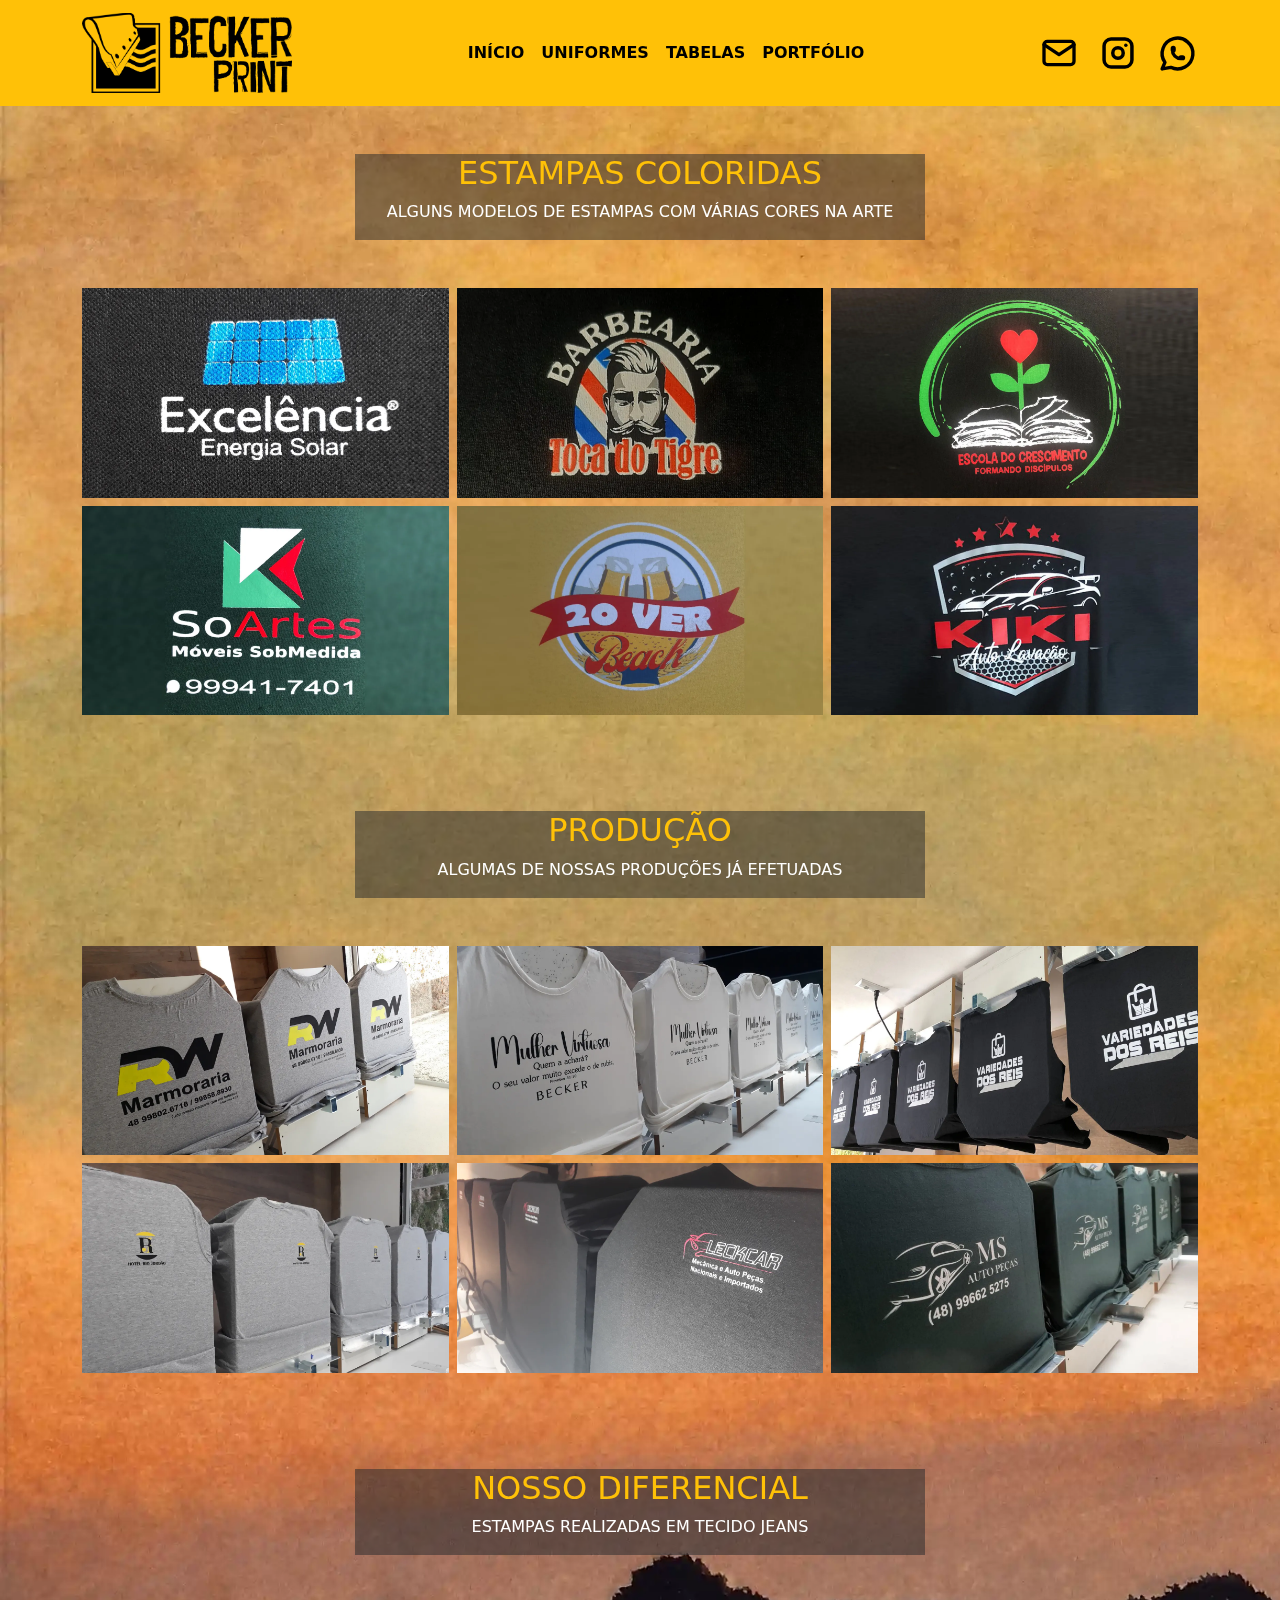
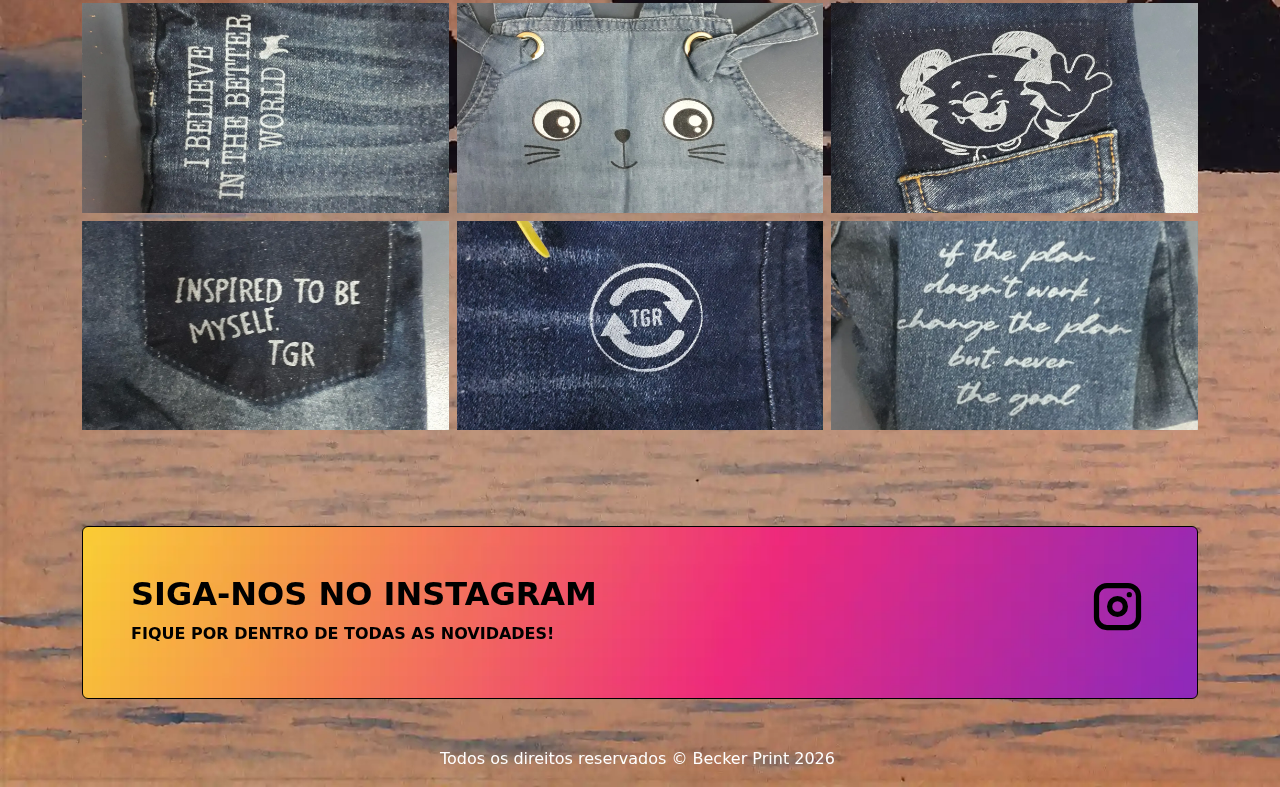
<file: Portfólio.html>
<!DOCTYPE html>
<html data-bs-theme="light" lang="en">

<head>
    <meta charset="utf-8">
    <meta name="viewport" content="width=device-width, initial-scale=1.0, shrink-to-fit=no">
    <title>Becker Print</title>
    <meta property="og:image" content="https://beckerprint.com.br/assets/img/OG.png">
    <meta name="description" content="Valorize sua marca com a Becker Print!">
    <meta property="og:type" content="website">
    <link rel="icon" type="image/png" sizes="300x300" href="assets/img/Icone.png">
    <link rel="icon" type="image/png" sizes="300x300" href="assets/img/Icone.png">
    <link rel="icon" type="image/png" sizes="300x300" href="assets/img/Icone.png">
    <link rel="icon" type="image/png" sizes="300x300" href="assets/img/Icone.png">
    <link rel="icon" type="image/png" sizes="300x300" href="assets/img/Icone.png">
    <link rel="stylesheet" href="assets/bootstrap/css/bootstrap.min.css">
    <link rel="stylesheet" href="https://fonts.googleapis.com/css?family=ABeeZee">
    <link rel="stylesheet" href="https://fonts.googleapis.com/css?family=Alfa+Slab+One&amp;display=swap">
    <link rel="stylesheet" href="https://fonts.googleapis.com/css?family=Roboto+Condensed">
    <link rel="stylesheet" href="assets/css/swiper-icons.css">
    <link rel="stylesheet" href="assets/css/animate.min.css">
    <link rel="stylesheet" href="assets/css/Fixed-navbar-starting-with-transparency-styles.css">
    <link rel="stylesheet" href="assets/css/Contact-Details-icons.css">
    <link rel="stylesheet" href="assets/css/Full-Height-Hero.css">
    <link rel="stylesheet" href="assets/css/Lightbox-Gallery-baguetteBox.min.css">
    <link rel="stylesheet" href="assets/css/Ludens---Contact-Info--Google-Map.css">
</head>

<body style="background: url(&quot;assets/img/Landscape.webp&quot;), rgb(0,0,0);transform: perspective(0px) scale(1);background-size: cover, auto;">
    <nav class="navbar navbar-dark navbar-expand-md" style="font-weight: bold;background: var(--bs-warning);">
        <div class="container"><img class="img-fluid" src="assets/img/Logo_White.webp" style="transform: scale(1);height: 80px;width: 210px;" width="160" height="80" alt="Logo"><button data-bs-toggle="collapse" class="navbar-toggler" data-bs-target="#navcol-2" style="color: var(--bs-navbar-disabled-color);border-color: var(--bs-emphasis-color);"><span class="visually-hidden" style="background: var(--bs-emphasis-color);border-color: var(--bs-emphasis-color);">Toggle navigation</span><span class="navbar-toggler-icon" style="color: var(--bs-emphasis-color);border-color: var(--bs-emphasis-color);--bs-body-bg: #000000;filter: grayscale(0%);"></span></button>
            <div class="collapse navbar-collapse text-uppercase text-center" id="navcol-2">
                <ul class="navbar-nav mx-auto">
                    <li class="nav-item"><a class="nav-link active" data-bss-hover-animate="pulse" href="index.html" style="color: var(--bs-emphasis-color);">INíCIO</a></li>
                    <li class="nav-item"><a class="nav-link active" data-bss-hover-animate="pulse" href="Uniforme.html" style="color: var(--bs-emphasis-color);">Uniformes</a></li>
                    <li class="nav-item"><a class="nav-link" data-bss-hover-animate="pulse" href="Estamparia.html" style="color: var(--bs-emphasis-color);">tabelas</a></li>
                    <li class="nav-item" style="position: relative;transform-origin: top;"><a class="nav-link" data-bss-hover-animate="pulse" href="Portfólio.html" style="color: var(--bs-emphasis-color);">Portfólio</a></li>
                </ul><a href="mailto:Beckerprint@gmail.com"><svg xmlns="http://www.w3.org/2000/svg" width="1em" height="1em" viewBox="0 0 24 24" stroke-width="2" stroke="currentColor" fill="none" stroke-linecap="round" stroke-linejoin="round" class="icon icon-tabler icon-tabler-mail text-black" data-bss-hover-animate="tada" style="font-size: 40px;margin-right: 20px;transform: perspective(0px) scale(1);">
                        <path stroke="none" d="M0 0h24v24H0z" fill="none"></path>
                        <rect x="3" y="5" width="18" height="14" rx="2"></rect>
                        <polyline points="3 7 12 13 21 7"></polyline>
                    </svg></a><a href="https://www.instagram.com/becker.print/"><svg xmlns="http://www.w3.org/2000/svg" width="1em" height="1em" viewBox="0 0 24 24" stroke-width="2" stroke="currentColor" fill="none" stroke-linecap="round" stroke-linejoin="round" class="icon icon-tabler icon-tabler-brand-instagram text-black" data-bss-hover-animate="tada" style="font-size: 38px;margin-right: 20px;transform: scale(1.10);">
                        <path stroke="none" d="M0 0h24v24H0z" fill="none"></path>
                        <rect x="4" y="4" width="16" height="16" rx="4"></rect>
                        <circle cx="12" cy="12" r="3"></circle>
                        <line x1="16.5" y1="7.5" x2="16.5" y2="7.501"></line>
                    </svg></a><a href="https://wa.me/5548998032089"><svg xmlns="http://www.w3.org/2000/svg" width="1em" height="1em" viewBox="0 0 24 24" stroke-width="2" stroke="currentColor" fill="none" stroke-linecap="round" stroke-linejoin="round" class="icon icon-tabler icon-tabler-brand-whatsapp text-black" data-bss-hover-animate="tada" style="font-size: 41px;">
                        <path stroke="none" d="M0 0h24v24H0z" fill="none"></path>
                        <path d="M3 21l1.65 -3.8a9 9 0 1 1 3.4 2.9l-5.05 .9"></path>
                        <path d="M9 10a.5 .5 0 0 0 1 0v-1a.5 .5 0 0 0 -1 0v1a5 5 0 0 0 5 5h1a.5 .5 0 0 0 0 -1h-1a.5 .5 0 0 0 0 1"></path>
                    </svg></a>
            </div>
        </div>
    </nav>
    <section class="photo-gallery py-4 py-xl-5">
        <div class="container">
            <div class="row text-uppercase mb-5">
                <div class="col-md-8 col-xl-6 text-center mx-auto" style="color: var(--bs-secondary-color);background: var(--bs-tertiary-color);">
                    <h2 style="border-color: rgba(255,193,7,0);color: var(--bs-warning);">Estampas coloridas</h2>
                    <p class="w-lg-50" style="color: var(--bs-body-bg);">alguns modelos de estampas com várias cores na arte</p>
                </div>
            </div>
            <div class="row gx-2 gy-2 row-cols-1 row-cols-md-2 row-cols-xl-3 photos" data-bss-baguettebox="">
                <div class="col item"><a href="assets/img/Port%20img%207.webp"><img class="img-fluid" src="assets/img/Port%20img%207.webp"></a></div>
                <div class="col item"><a href="assets/img/Port%20img%208.webp"><img class="img-fluid" src="assets/img/Port%20img%208.webp"></a></div>
                <div class="col item"><a href="assets/img/Port%20img%209.webp"><img class="img-fluid" src="assets/img/Port%20img%209.webp"></a></div>
                <div class="col item"><a href="assets/img/Port%20img%2010.webp"><img class="img-fluid" src="assets/img/Port%20img%2010.webp"></a></div>
                <div class="col item"><a href="assets/img/Port%20img%2011.webp"><img class="img-fluid" src="assets/img/Port%20img%2011.webp"></a></div>
                <div class="col item"><a href="assets/img/Port%20img%2012.webp"><img class="img-fluid" src="assets/img/Port%20img%2012.webp"></a></div>
            </div>
        </div>
    </section>
    <section class="photo-gallery py-4 py-xl-5">
        <div class="container">
            <div class="row text-uppercase mb-5">
                <div class="col-md-8 col-xl-6 text-center mx-auto" style="color: var(--bs-secondary-color);background: var(--bs-tertiary-color);">
                    <h2 style="border-color: rgba(255,193,7,0);color: var(--bs-warning);">produção</h2>
                    <p class="w-lg-50" style="color: var(--bs-body-bg);">algumas de nossas produções já efetuadas</p>
                </div>
            </div>
            <div class="row gx-2 gy-2 row-cols-1 row-cols-md-2 row-cols-xl-3 photos" data-bss-baguettebox="">
                <div class="col item"><a href="assets/img/Port%20img%2013.webp"><img class="img-fluid" src="assets/img/Port%20img%2013.webp"></a></div>
                <div class="col item"><a href="assets/img/Port%20img%2014.webp"><img class="img-fluid" src="assets/img/Port%20img%2014.webp"></a></div>
                <div class="col item"><a href="assets/img/Port%20img%2015.webp"><img class="img-fluid" src="assets/img/Port%20img%2015.webp"></a></div>
                <div class="col item"><a href="assets/img/Port%20img%2016.webp"><img class="img-fluid" src="assets/img/Port%20img%2016.webp"></a></div>
                <div class="col item"><a href="assets/img/Port%20img%2017.webp"><img class="img-fluid" src="assets/img/Port%20img%2017.webp"></a></div>
                <div class="col item"><a href="assets/img/Port%20img%2018.webp"><img class="img-fluid" src="assets/img/Port%20img%2018.webp"></a></div>
            </div>
        </div>
    </section>
    <section class="photo-gallery py-4 py-xl-5">
        <div class="container">
            <div class="row mb-5">
                <div class="col-md-8 col-xl-6 text-uppercase text-center mx-auto" style="color: var(--bs-tertiary-color);background: var(--bs-tertiary-color);">
                    <h2 style="color: var(--bs-warning);">nosso diferencial</h2>
                    <p class="w-lg-50" style="color: var(--bs-body-bg);">Estampas realizadas em tecido jeans</p>
                </div>
            </div>
            <div class="row gx-2 gy-2 row-cols-1 row-cols-md-2 row-cols-xl-3 photos" data-bss-baguettebox="">
                <div class="col item"><a href="assets/img/Port%20img%201.webp"><img class="img-fluid" src="assets/img/Port%20img%201.webp"></a></div>
                <div class="col item"><a href="assets/img/Port%20img%202.webp"><img class="img-fluid" src="assets/img/Port%20img%202.webp"></a></div>
                <div class="col item"><a href="assets/img/Port%20img%203.webp"><img class="img-fluid" src="assets/img/Port%20img%203.webp"></a></div>
                <div class="col item"><a href="assets/img/Port%20img%204.webp"><img class="img-fluid" src="assets/img/Port%20img%204.webp"></a></div>
                <div class="col item"><a href="assets/img/Port%20img%205.webp"><img class="img-fluid" src="assets/img/Port%20img%205.webp"></a></div>
                <div class="col item"><a href="assets/img/Port%20img%206.webp"><img class="img-fluid" src="assets/img/Port%20img%206.webp"></a></div>
            </div>
        </div>
    </section>
    <section class="py-4 py-xl-5">
        <div class="container">
            <div class="text-uppercase text-black border rounded border-black d-flex flex-column justify-content-between flex-lg-row p-4 p-md-5" style="background: url(&quot;assets/img/Gradient.webp&quot;), var(--bs-yellow);background-size: cover, auto;">
                <div class="pb-2 pb-lg-1">
                    <h2 class="fw-bold mb-2">Siga-nos no Instagram</h2>
                    <p class="mb-0" style="font-weight: bold;">Fique por dentro de todas as novidades!</p>
                </div><a href="https://www.instagram.com/becker.print/"><svg xmlns="http://www.w3.org/2000/svg" width="1em" height="1em" viewBox="0 0 24 24" stroke-width="2" stroke="currentColor" fill="none" stroke-linecap="round" stroke-linejoin="round" class="icon icon-tabler icon-tabler-brand-instagram border-1 border-warning" data-bss-hover-animate="tada" style="font-size: 7vh;color: var(--bs-emphasis-color);border-color: rgba(0,0,0,0);">
                        <path stroke="none" d="M0 0h24v24H0z" fill="none"></path>
                        <rect x="4" y="4" width="16" height="16" rx="4"></rect>
                        <circle cx="12" cy="12" r="3"></circle>
                        <line x1="16.5" y1="7.5" x2="16.5" y2="7.501"></line>
                    </svg></a>
            </div>
        </div>
    </section>
    <div class="container" style="color: var(--bs-emphasis-color);">
        <p class="text-center" style="color: var(--bs-emphasis-color);background: rgba(0,0,0,0);"><span style="color: rgb(255, 255, 255);">Todos os direitos reservados © Becker Print 2026&nbsp;</span></p>
    </div>
    <script src="assets/bootstrap/js/bootstrap.min.js"></script>
    <script src="assets/js/bs-init.js"></script>
    <script src="assets/js/Dropdown.js"></script>
    <script src="assets/js/Lightbox-Gallery-baguetteBox.min.js"></script>
    <script src="assets/js/Lightbox-Gallery.js"></script>
</body>

</html>
</file>
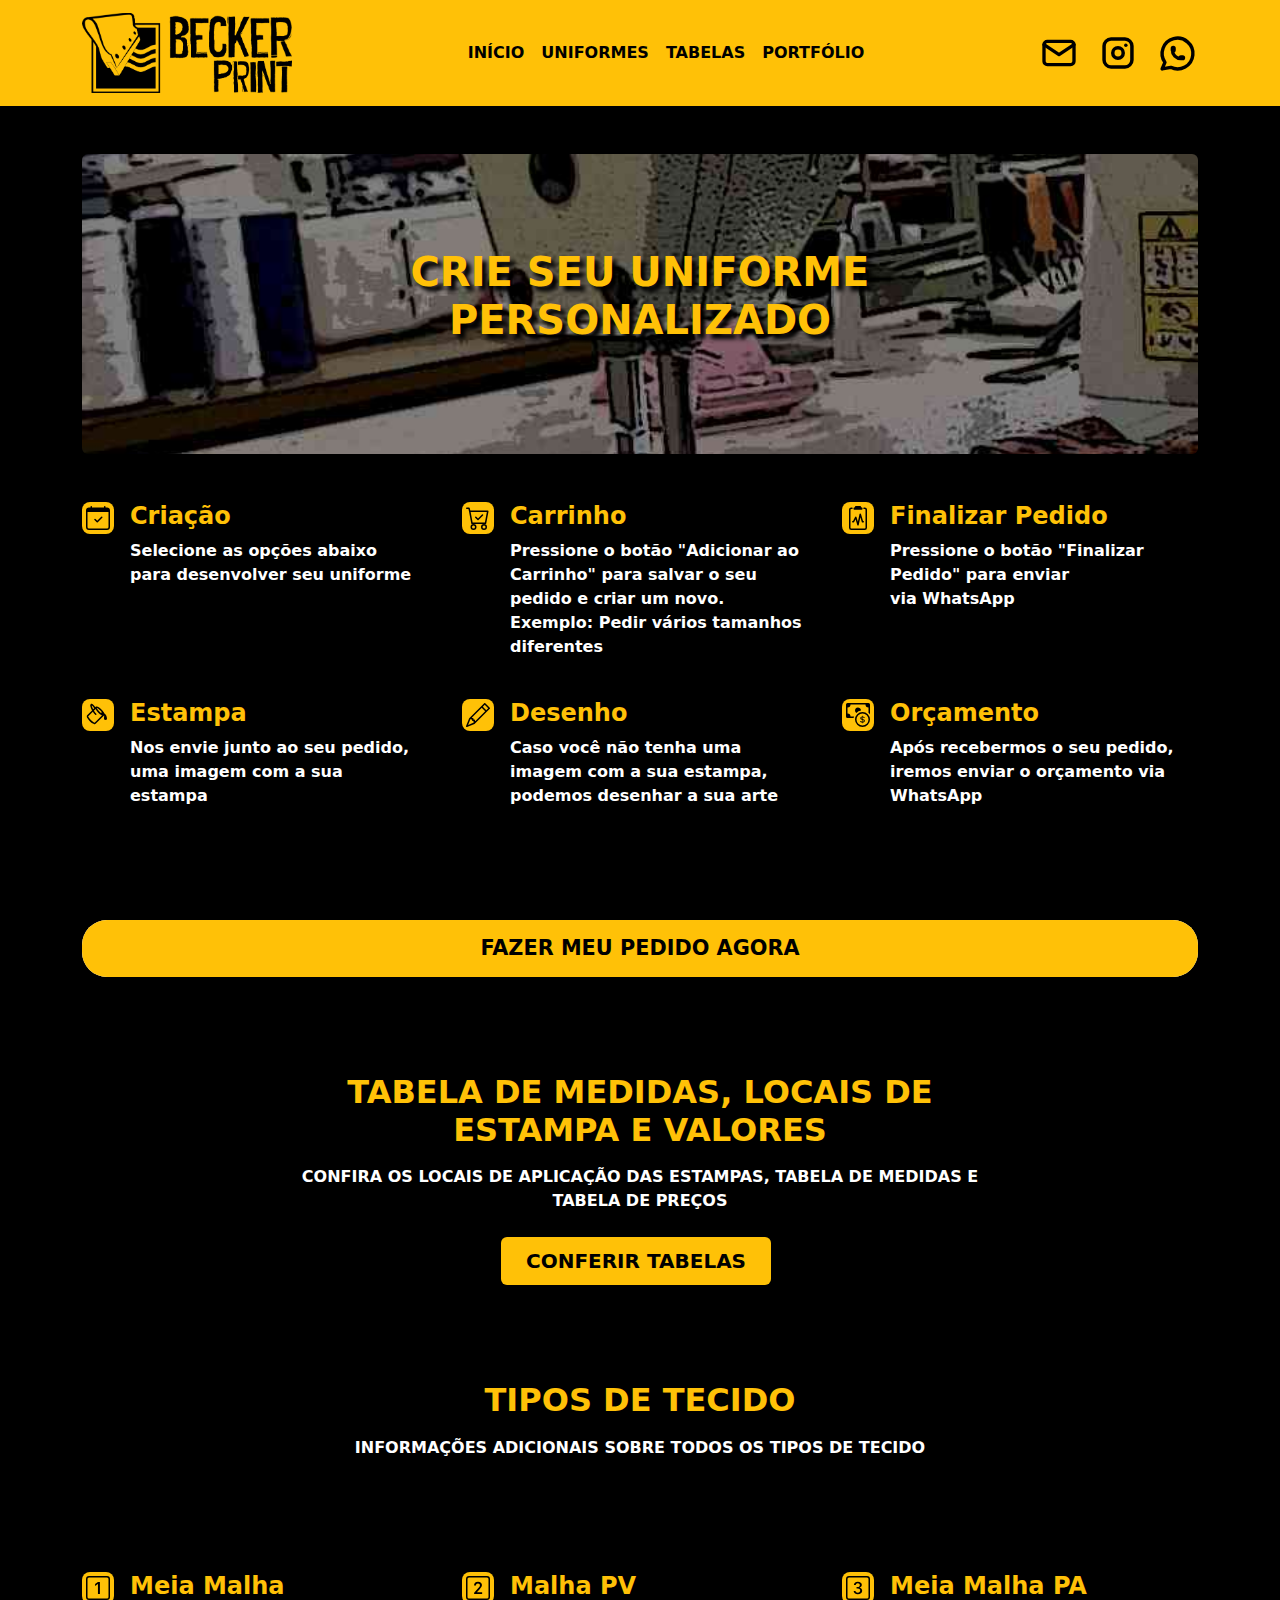
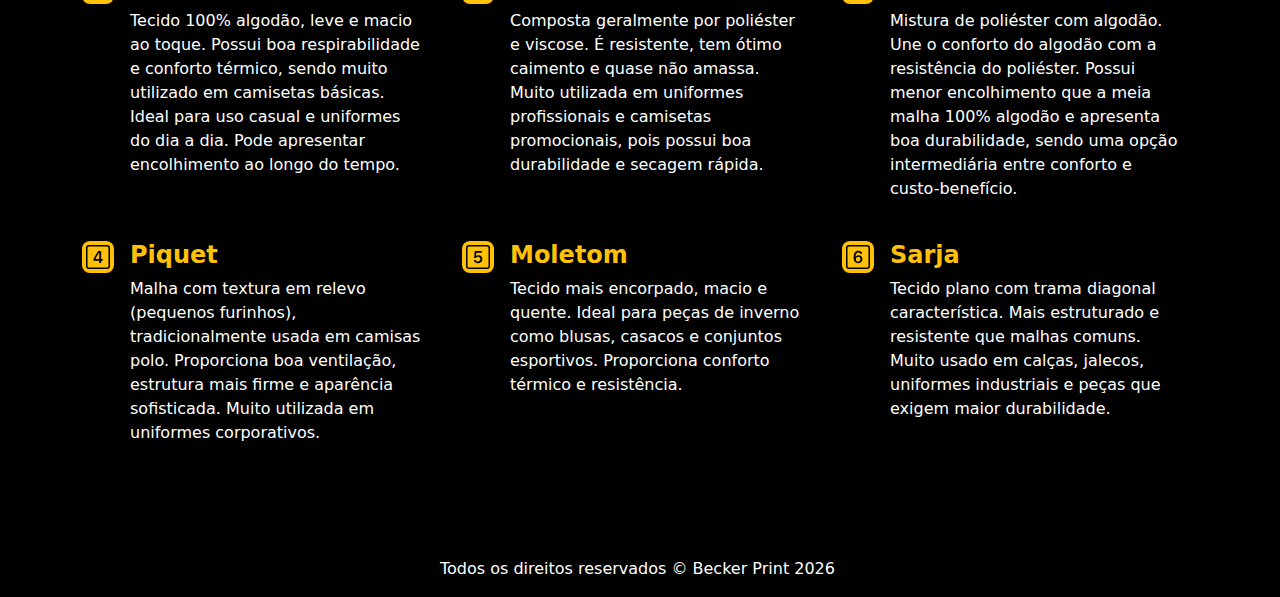
<file: Uniforme.html>
<!DOCTYPE html>
<html data-bs-theme="light" lang="pt-BR">

<head>
    <meta charset="utf-8">
    <meta name="viewport" content="width=device-width, initial-scale=1.0, shrink-to-fit=no">
    <title>Becker Print</title>
    <meta property="og:image" content="https://beckerprint.com.br/assets/img/OG.png">
    <meta name="description" content="Valorize sua marca com a Becker Print!">
    <meta property="og:type" content="website">
    <link rel="icon" type="image/png" sizes="300x300" href="assets/img/Icone.png">
    <link rel="icon" type="image/png" sizes="300x300" href="assets/img/Icone.png">
    <link rel="icon" type="image/png" sizes="300x300" href="assets/img/Icone.png">
    <link rel="icon" type="image/png" sizes="300x300" href="assets/img/Icone.png">
    <link rel="icon" type="image/png" sizes="300x300" href="assets/img/Icone.png">
    <link rel="stylesheet" href="assets/bootstrap/css/bootstrap.min.css">
    <link rel="stylesheet" href="https://fonts.googleapis.com/css?family=ABeeZee">
    <link rel="stylesheet" href="https://fonts.googleapis.com/css?family=Alfa+Slab+One&amp;display=swap">
    <link rel="stylesheet" href="https://fonts.googleapis.com/css?family=Roboto+Condensed">
    <link rel="stylesheet" href="assets/css/swiper-icons.css">
    <link rel="stylesheet" href="assets/css/aos.min.css">
    <link rel="stylesheet" href="assets/css/animate.min.css">
    <link rel="stylesheet" href="assets/css/Fixed-navbar-starting-with-transparency-styles.css">
    <link rel="stylesheet" href="assets/css/Contact-Details-icons.css">
    <link rel="stylesheet" href="assets/css/Full-Height-Hero.css">
    <link rel="stylesheet" href="assets/css/Lightbox-Gallery-baguetteBox.min.css">
    <link rel="stylesheet" href="assets/css/Ludens---Contact-Info--Google-Map.css">
</head>

<body style="background: rgb(0,0,0);transform: perspective(0px) scale(1);">
    <nav class="navbar navbar-dark navbar-expand-md sticky-top" style="font-weight: bold;background: var(--bs-warning);">
        <div class="container"><img class="img-fluid" src="assets/img/Logo_White.webp" style="transform: scale(1);height: 80px;width: 210px;" width="160" height="80" alt="Logo"><button data-bs-toggle="collapse" class="navbar-toggler" data-bs-target="#navcol-2" style="color: var(--bs-navbar-disabled-color);border-color: var(--bs-emphasis-color);"><span class="visually-hidden" style="background: var(--bs-emphasis-color);border-color: var(--bs-emphasis-color);">Toggle navigation</span><span class="navbar-toggler-icon" style="color: var(--bs-emphasis-color);border-color: var(--bs-emphasis-color);--bs-body-bg: #000000;filter: grayscale(0%);"></span></button>
            <div class="collapse navbar-collapse text-uppercase text-center" id="navcol-2">
                <ul class="navbar-nav mx-auto">
                    <li class="nav-item"><a class="nav-link active" data-bss-hover-animate="pulse" href="index.html" style="color: var(--bs-emphasis-color);">INíCIO</a></li>
                    <li class="nav-item"><a class="nav-link active" data-bss-hover-animate="pulse" href="Uniforme.html" style="color: var(--bs-emphasis-color);">Uniformes</a></li>
                    <li class="nav-item"><a class="nav-link" data-bss-hover-animate="pulse" href="Estamparia.html" style="color: var(--bs-emphasis-color);">tabelas</a></li>
                    <li class="nav-item" style="position: relative;transform-origin: top;"><a class="nav-link" data-bss-hover-animate="pulse" href="Portfólio.html" style="color: var(--bs-emphasis-color);">Portfólio</a></li>
                </ul><a href="mailto:Beckerprint@gmail.com"><svg xmlns="http://www.w3.org/2000/svg" width="1em" height="1em" viewBox="0 0 24 24" stroke-width="2" stroke="currentColor" fill="none" stroke-linecap="round" stroke-linejoin="round" class="icon icon-tabler icon-tabler-mail text-black" data-bss-hover-animate="tada" style="font-size: 40px;margin-right: 20px;transform: perspective(0px) scale(1);">
                        <path stroke="none" d="M0 0h24v24H0z" fill="none"></path>
                        <rect x="3" y="5" width="18" height="14" rx="2"></rect>
                        <polyline points="3 7 12 13 21 7"></polyline>
                    </svg></a><a href="https://www.instagram.com/becker.print/"><svg xmlns="http://www.w3.org/2000/svg" width="1em" height="1em" viewBox="0 0 24 24" stroke-width="2" stroke="currentColor" fill="none" stroke-linecap="round" stroke-linejoin="round" class="icon icon-tabler icon-tabler-brand-instagram text-black" data-bss-hover-animate="tada" style="font-size: 38px;margin-right: 20px;transform: scale(1.10);">
                        <path stroke="none" d="M0 0h24v24H0z" fill="none"></path>
                        <rect x="4" y="4" width="16" height="16" rx="4"></rect>
                        <circle cx="12" cy="12" r="3"></circle>
                        <line x1="16.5" y1="7.5" x2="16.5" y2="7.501"></line>
                    </svg></a><a href="https://wa.me/5548998032089"><svg xmlns="http://www.w3.org/2000/svg" width="1em" height="1em" viewBox="0 0 24 24" stroke-width="2" stroke="currentColor" fill="none" stroke-linecap="round" stroke-linejoin="round" class="icon icon-tabler icon-tabler-brand-whatsapp text-black" data-bss-hover-animate="tada" style="font-size: 41px;">
                        <path stroke="none" d="M0 0h24v24H0z" fill="none"></path>
                        <path d="M3 21l1.65 -3.8a9 9 0 1 1 3.4 2.9l-5.05 .9"></path>
                        <path d="M9 10a.5 .5 0 0 0 1 0v-1a.5 .5 0 0 0 -1 0v1a5 5 0 0 0 5 5h1a.5 .5 0 0 0 0 -1h-1a.5 .5 0 0 0 0 1"></path>
                    </svg></a>
            </div>
        </div>
    </nav>
    <section class="py-4 py-xl-5">
        <div class="container">
            <div class="border rounded border-0 d-flex flex-column justify-content-center align-items-center p-4 py-5" style="background: url(&quot;assets/img/Background%20Uniforme.jpg&quot;) center / cover;height: 300px;">
                <div class="row">
                    <div class="col-md-10 col-xl-8 text-center d-flex d-sm-flex d-md-flex justify-content-center align-items-center mx-auto justify-content-md-start align-items-md-center justify-content-xl-center">
                        <div>
                            <h1 class="text-uppercase fw-bold mb-3" data-aos="zoom-in" data-aos-duration="900" data-aos-delay="100" style="color: var(--bs-warning);text-shadow: 5px 5px 4px var(--bs-emphasis-color);border-radius: 0px;border-width: 0px;border-color: var(--bs-body-bg);"><br><strong>CRIE SEU UNIFORME PERSONALIZADO</strong><br><br></h1>
                        </div>
                    </div>
                </div>
            </div>
        </div>
        <section class="py-4 py-xl-5">
            <div class="container h-100">
                <div class="row gy-4 row-cols-1 row-cols-md-2 row-cols-xl-3">
                    <div class="col">
                        <div class="d-flex">
                            <div class="bs-icon-sm bs-icon-rounded bs-icon-primary d-flex flex-shrink-0 justify-content-center align-items-center d-inline-block mb-3 bs-icon" style="background: var(--bs-warning);"><svg xmlns="http://www.w3.org/2000/svg" width="1em" height="1em" fill="currentColor" viewBox="0 0 16 16" class="bi bi-calendar-check fs-4" style="color: var(--bs-emphasis-color);">
                                    <path d="M10.854 7.146a.5.5 0 0 1 0 .708l-3 3a.5.5 0 0 1-.708 0l-1.5-1.5a.5.5 0 1 1 .708-.708L7.5 9.793l2.646-2.647a.5.5 0 0 1 .708 0z"></path>
                                    <path d="M3.5 0a.5.5 0 0 1 .5.5V1h8V.5a.5.5 0 0 1 1 0V1h1a2 2 0 0 1 2 2v11a2 2 0 0 1-2 2H2a2 2 0 0 1-2-2V3a2 2 0 0 1 2-2h1V.5a.5.5 0 0 1 .5-.5zM1 4v10a1 1 0 0 0 1 1h12a1 1 0 0 0 1-1V4H1z"></path>
                                </svg></div>
                            <div class="px-3">
                                <h4 class="fw-bold" style="color: var(--bs-warning);text-align: left;">Criação</h4>
                                <p style="color: var(--bs-body-bg);"><strong>Selecione as opções abaixo para desenvolver seu uniforme</strong></p>
                            </div>
                        </div>
                    </div>
                    <div class="col">
                        <div class="d-flex">
                            <div class="bs-icon-sm bs-icon-rounded bs-icon-primary d-flex flex-shrink-0 justify-content-center align-items-center d-inline-block mb-3 bs-icon" style="background: var(--bs-warning);color: var(--bs-emphasis-color);"><svg xmlns="http://www.w3.org/2000/svg" width="1em" height="1em" fill="currentColor" viewBox="0 0 16 16" class="bi bi-cart-check fs-4">
                                    <path d="M11.354 6.354a.5.5 0 0 0-.708-.708L8 8.293 6.854 7.146a.5.5 0 1 0-.708.708l1.5 1.5a.5.5 0 0 0 .708 0l3-3z"></path>
                                    <path d="M.5 1a.5.5 0 0 0 0 1h1.11l.401 1.607 1.498 7.985A.5.5 0 0 0 4 12h1a2 2 0 1 0 0 4 2 2 0 0 0 0-4h7a2 2 0 1 0 0 4 2 2 0 0 0 0-4h1a.5.5 0 0 0 .491-.408l1.5-8A.5.5 0 0 0 14.5 3H2.89l-.405-1.621A.5.5 0 0 0 2 1H.5zm3.915 10L3.102 4h10.796l-1.313 7h-8.17zM6 14a1 1 0 1 1-2 0 1 1 0 0 1 2 0zm7 0a1 1 0 1 1-2 0 1 1 0 0 1 2 0z"></path>
                                </svg></div>
                            <div class="px-3">
                                <h4 class="fw-bold" style="color: var(--bs-warning);">Carrinho</h4>
                                <p class="fw-bold" style="color: var(--bs-body-bg);">Pressione o botão "Adicionar ao Carrinho" para salvar o seu pedido e criar um novo. Exemplo: Pedir vários tamanhos diferentes</p>
                            </div>
                        </div>
                    </div>
                    <div class="col">
                        <div class="d-flex">
                            <div class="bs-icon-sm bs-icon-rounded bs-icon-primary d-flex flex-shrink-0 justify-content-center align-items-center d-inline-block mb-3 bs-icon" style="background: var(--bs-warning);"><svg xmlns="http://www.w3.org/2000/svg" width="1em" height="1em" fill="currentColor" viewBox="0 0 16 16" class="bi bi-clipboard2-pulse fs-4" style="color: var(--bs-emphasis-color);">
                                    <path d="M9.5 0a.5.5 0 0 1 .5.5.5.5 0 0 0 .5.5.5.5 0 0 1 .5.5V2a.5.5 0 0 1-.5.5h-5A.5.5 0 0 1 5 2v-.5a.5.5 0 0 1 .5-.5.5.5 0 0 0 .5-.5.5.5 0 0 1 .5-.5h3Z"></path>
                                    <path d="M3 2.5a.5.5 0 0 1 .5-.5H4a.5.5 0 0 0 0-1h-.5A1.5 1.5 0 0 0 2 2.5v12A1.5 1.5 0 0 0 3.5 16h9a1.5 1.5 0 0 0 1.5-1.5v-12A1.5 1.5 0 0 0 12.5 1H12a.5.5 0 0 0 0 1h.5a.5.5 0 0 1 .5.5v12a.5.5 0 0 1-.5.5h-9a.5.5 0 0 1-.5-.5v-12Z"></path>
                                    <path d="M9.979 5.356a.5.5 0 0 0-.968.04L7.92 10.49l-.94-3.135a.5.5 0 0 0-.926-.08L4.69 10H4.5a.5.5 0 0 0 0 1H5a.5.5 0 0 0 .447-.276l.936-1.873 1.138 3.793a.5.5 0 0 0 .968-.04L9.58 7.51l.94 3.135A.5.5 0 0 0 11 11h.5a.5.5 0 0 0 0-1h-.128L9.979 5.356Z"></path>
                                </svg></div>
                            <div class="px-3">
                                <h4 class="fw-bold" style="color: var(--bs-warning);">Finalizar Pedido</h4>
                                <p style="color: var(--bs-body-bg);"><strong>Pressione o botão "Finalizar Pedido" para enviar via&nbsp;WhatsApp</strong></p>
                            </div>
                        </div>
                    </div>
                    <div class="col">
                        <div class="d-flex">
                            <div class="bs-icon-sm bs-icon-rounded bs-icon-primary d-flex flex-shrink-0 justify-content-center align-items-center d-inline-block mb-3 bs-icon" style="background: var(--bs-warning);color: var(--bs-emphasis-color);"><svg xmlns="http://www.w3.org/2000/svg" width="1em" height="1em" fill="currentColor" viewBox="0 0 16 16" class="bi bi-paint-bucket fs-4">
                                    <path d="M6.192 2.78c-.458-.677-.927-1.248-1.35-1.643a2.972 2.972 0 0 0-.71-.515c-.217-.104-.56-.205-.882-.02-.367.213-.427.63-.43.896-.003.304.064.664.173 1.044.196.687.556 1.528 1.035 2.402L.752 8.22c-.277.277-.269.656-.218.918.055.283.187.593.36.903.348.627.92 1.361 1.626 2.068.707.707 1.441 1.278 2.068 1.626.31.173.62.305.903.36.262.05.64.059.918-.218l5.615-5.615c.118.257.092.512.05.939-.03.292-.068.665-.073 1.176v.123h.003a1 1 0 0 0 1.993 0H14v-.057a1.01 1.01 0 0 0-.004-.117c-.055-1.25-.7-2.738-1.86-3.494a4.322 4.322 0 0 0-.211-.434c-.349-.626-.92-1.36-1.627-2.067-.707-.707-1.441-1.279-2.068-1.627-.31-.172-.62-.304-.903-.36-.262-.05-.64-.058-.918.219l-.217.216zM4.16 1.867c.381.356.844.922 1.311 1.632l-.704.705c-.382-.727-.66-1.402-.813-1.938a3.283 3.283 0 0 1-.131-.673c.091.061.204.15.337.274zm.394 3.965c.54.852 1.107 1.567 1.607 2.033a.5.5 0 1 0 .682-.732c-.453-.422-1.017-1.136-1.564-2.027l1.088-1.088c.054.12.115.243.183.365.349.627.92 1.361 1.627 2.068.706.707 1.44 1.278 2.068 1.626.122.068.244.13.365.183l-4.861 4.862a.571.571 0 0 1-.068-.01c-.137-.027-.342-.104-.608-.252-.524-.292-1.186-.8-1.846-1.46-.66-.66-1.168-1.32-1.46-1.846-.147-.265-.225-.47-.251-.607a.573.573 0 0 1-.01-.068l3.048-3.047zm2.87-1.935a2.44 2.44 0 0 1-.241-.561c.135.033.324.11.562.241.524.292 1.186.8 1.846 1.46.45.45.83.901 1.118 1.31a3.497 3.497 0 0 0-1.066.091 11.27 11.27 0 0 1-.76-.694c-.66-.66-1.167-1.322-1.458-1.847z"></path>
                                </svg></div>
                            <div class="px-3">
                                <h4 class="fw-bold" style="color: var(--bs-warning);">Estampa</h4>
                                <p class="fw-bold" style="color: var(--bs-body-bg);">Nos envie junto ao seu pedido, uma imagem com a sua estampa</p>
                            </div>
                        </div>
                    </div>
                    <div class="col">
                        <div class="d-flex">
                            <div class="bs-icon-sm bs-icon-rounded bs-icon-primary d-flex flex-shrink-0 justify-content-center align-items-center d-inline-block mb-3 bs-icon" style="background: var(--bs-warning);color: var(--bs-emphasis-color);"><svg xmlns="http://www.w3.org/2000/svg" width="1em" height="1em" fill="currentColor" viewBox="0 0 16 16" class="bi bi-pencil fs-4">
                                    <path d="M12.146.146a.5.5 0 0 1 .708 0l3 3a.5.5 0 0 1 0 .708l-10 10a.5.5 0 0 1-.168.11l-5 2a.5.5 0 0 1-.65-.65l2-5a.5.5 0 0 1 .11-.168l10-10zM11.207 2.5 13.5 4.793 14.793 3.5 12.5 1.207 11.207 2.5zm1.586 3L10.5 3.207 4 9.707V10h.5a.5.5 0 0 1 .5.5v.5h.5a.5.5 0 0 1 .5.5v.5h.293l6.5-6.5zm-9.761 5.175-.106.106-1.528 3.821 3.821-1.528.106-.106A.5.5 0 0 1 5 12.5V12h-.5a.5.5 0 0 1-.5-.5V11h-.5a.5.5 0 0 1-.468-.325z"></path>
                                </svg></div>
                            <div class="px-3">
                                <h4 class="fw-bold" style="color: var(--bs-warning);">Desenho</h4>
                                <p class="fw-bold" style="color: var(--bs-body-bg);">Caso você não tenha uma imagem com a sua estampa, podemos desenhar a sua arte</p>
                            </div>
                        </div>
                    </div>
                    <div class="col">
                        <div class="d-flex">
                            <div class="bs-icon-sm bs-icon-rounded bs-icon-primary d-flex flex-shrink-0 justify-content-center align-items-center d-inline-block mb-3 bs-icon" style="background: var(--bs-warning);color: var(--bs-emphasis-color);"><svg xmlns="http://www.w3.org/2000/svg" width="1em" height="1em" fill="currentColor" viewBox="0 0 16 16" class="bi bi-cash-coin fs-4">
                                    <path fill-rule="evenodd" d="M11 15a4 4 0 1 0 0-8 4 4 0 0 0 0 8zm5-4a5 5 0 1 1-10 0 5 5 0 0 1 10 0z"></path>
                                    <path d="M9.438 11.944c.047.596.518 1.06 1.363 1.116v.44h.375v-.443c.875-.061 1.386-.529 1.386-1.207 0-.618-.39-.936-1.09-1.1l-.296-.07v-1.2c.376.043.614.248.671.532h.658c-.047-.575-.54-1.024-1.329-1.073V8.5h-.375v.45c-.747.073-1.255.522-1.255 1.158 0 .562.378.92 1.007 1.066l.248.061v1.272c-.384-.058-.639-.27-.696-.563h-.668zm1.36-1.354c-.369-.085-.569-.26-.569-.522 0-.294.216-.514.572-.578v1.1h-.003zm.432.746c.449.104.655.272.655.569 0 .339-.257.571-.709.614v-1.195l.054.012z"></path>
                                    <path d="M1 0a1 1 0 0 0-1 1v8a1 1 0 0 0 1 1h4.083c.058-.344.145-.678.258-1H3a2 2 0 0 0-2-2V3a2 2 0 0 0 2-2h10a2 2 0 0 0 2 2v3.528c.38.34.717.728 1 1.154V1a1 1 0 0 0-1-1H1z"></path>
                                    <path d="M9.998 5.083 10 5a2 2 0 1 0-3.132 1.65 5.982 5.982 0 0 1 3.13-1.567z"></path>
                                </svg></div>
                            <div class="px-3">
                                <h4 class="fw-bold" style="color: var(--bs-warning);">Orçamento</h4>
                                <p class="fw-bold" style="color: var(--bs-body-bg);">Após recebermos o seu pedido, iremos enviar o orçamento via WhatsApp</p>
                            </div>
                        </div>
                    </div>
                </div>
            </div>
        </section>
        <section class="py-4 py-xl-5">
            <div class="container h-100">
                <div class="row h-100">
                    <div class="col"><style>

.criar-btn {
  background-color: #ffc107 !important;
  color: #000 !important;
  font-weight: 800;
  font-size: 1.3rem;
  justify-content: center;
  text-align: center;
  border-radius: 25px !important;
}

.criar-btn:not(.collapsed) {
  background-color: #ffc107 !important;
  color: #000 !important;
}

.criar-btn::after {
  display: none;
}

.pedido-criar .accordion-body {
  background-color: transparent;
}

.pedido-criar .accordion-item {
  background-color: #fff;
  border-radius: 25px;
  border: none;
}

.option-btn {
  cursor: pointer;
  border: 2px solid transparent;
  border-radius: 10px;
  transition: all 0.3s ease;
}

.option-btn:hover {
  transform: scale(1.05);
  border: 3px solid gold;
}

.option-btn.selected {
  border: 3px solid gold;
  transform: scale(1.05);
}

/* tamanho padrão para imagens */
.img-option {
  width: 120px;
  height: 120px;
  display: block;
}

.bloqueado {
  opacity: 0.4;
  pointer-events: none;
  filter: grayscale(100%);
  transition: 0.3s ease;
}

.escondido {
  display: none !important;
}

</style>

<div class="accordion pedido-criar" id="pedidoAccordion">

  <div class="accordion-item">

    <h2 class="accordion-header">
      <button class="accordion-button collapsed criar-btn"
              type="button"
              data-bs-toggle="collapse"
              data-bs-target="#collapseCriar"
              aria-expanded="false">
        FAZER MEU PEDIDO AGORA
      </button>
    </h2>

    <div id="collapseCriar"
         class="accordion-collapse collapse"
         data-bs-parent="#pedidoAccordion">

      <div class="accordion-body">

        <!-- INICIO DO CÓDIGO DE SELEÇÃO -->

<p style="text-align: center;"
   class="fw-bold">
  Selecione as opções a seguir.
</p>

<div class="accordion mb-3" id="accordioncategoria">
  <div class="accordion-item">
    <h2 class="accordion-header">
      <button class="accordion-button collapsed fw-bold"
              type="button"
              data-bs-toggle="collapse"
              data-bs-target="#collapsecategoria">
        Categoria
      </button>
    </h2>

    <div id="collapsecategoria" class="accordion-collapse collapse show">
      <div class="accordion-body">

        <div class="d-flex gap-3 flex-wrap">

          <button class="btn btn-outline-dark option-btn categoria-btn"
                  onclick="selecionarcategoria('CAT-001', this)">
             <img src="assets/img//icone-uniforme-1.webp"
                  alt="Superior"
                  style="width:100px; height:auto;"
                  class="mb-2">
             <div class="fw-bold small">
                  Superior
             </div>
          </button>

          <button class="btn btn-outline-dark option-btn categoria-btn"
                  onclick="selecionarcategoria('CAT-002', this)">
            
             <img src="assets/img//icone-uniforme-2.webp"
                  alt="Inferior"
                  style="width:100px; height:auto;"
                  class="mb-2">
             <div class="fw-bold small">
                  Inferior
             </div>
          </button>

             <button class="btn btn-outline-dark option-btn categoria-btn"
                     onclick="selecionarcategoria('CAT-003', this)">

             <img src="assets/img//icone-uniforme-3.webp"
                  alt="Acessórios"
                  style="width:100px; height:auto;"
                  class="mb-2">
             <div class="fw-bold small">
                  Acessórios
             </div>
          </button>

        </div>

      </div>
    </div>
  </div>
</div>

<div id="secGenero" class="bloqueado">
 <div class="accordion mb-3" id="accordiongenero">
  <div class="accordion-item">
    <h2 class="accordion-header">
      <button class="accordion-button collapsed fw-bold"
              type="button"
              data-bs-toggle="collapse"
              data-bs-target="#collapsegenero">
        Gênero
      </button>
    </h2>

    <div id="collapsegenero" class="accordion-collapse collapse">
      <div class="accordion-body">

        <div class="d-flex gap-3 flex-wrap">

          <button class="btn btn-outline-dark option-btn genero-btn"
                  data-categoria="CAT-001,CAT-002"
                  data-codigo="GEN-001"
                  onclick="selecionargenero('GEN-001', this)">
            Masculino
          </button>

          <button class="btn btn-outline-dark option-btn genero-btn"
                  data-categoria="CAT-001,CAT-002"
                  data-codigo="GEN-002"
                  onclick="selecionargenero('GEN-002', this)">
            Feminino
          </button>

          <button class="btn btn-outline-dark option-btn genero-btn"
                  data-categoria="CAT-001"
                  data-codigo="GEN-003"
                  onclick="selecionargenero('GEN-003', this)">
            Infantil
          </button>

          <button class="btn btn-outline-dark option-btn genero-btn"
                  data-categoria="CAT-003"
                  data-codigo="GEN-004"
                  onclick="selecionargenero('GEN-004', this)">
            Unissex
          </button>

        </div>

      </div>
    </div>
  </div>
 </div>
</div>

<div id="secModelo" class="bloqueado">
 <div class="accordion mb-3" id="accordionmodelo">
  <div class="accordion-item">
    <h2 class="accordion-header">
      <button class="accordion-button collapsed fw-bold"
              type="button"
              data-bs-toggle="collapse"
              data-bs-target="#collapsemodelo">
        Modelo
      </button>
    </h2>

    <div id="collapsemodelo" class="accordion-collapse collapse">
      <div class="accordion-body">

        <div class="d-flex gap-3 flex-wrap">

          <button class="btn btn-outline-dark option-btn modelo-btn"
                  data-categoria="CAT-003"
                  data-genero="GEN-004"
                  data-codigo="MOD-001"
                  onclick="selecionarmodelo('MOD-001', this)">
             <img src="assets/img//icone-uniforme-3.webp"
                  alt="Boné"
                  style="width:100px; height:auto;"
                  class="mb-2">
             <div class="fw-bold small">
                  Boné
             </div>
          </button>

          <button class="btn btn-outline-dark option-btn modelo-btn"
                  data-categoria="CAT-003"
                  data-genero="GEN-004"
                  data-codigo="MOD-002"
                  onclick="selecionarmodelo('MOD-002', this)">
            
             <img src="assets/img//icone-uniforme-6.webp"
                  alt="Touca"
                  style="width:100px; height:auto;"
                  class="mb-2">
             <div class="fw-bold small">
                  Touca
             </div>
          </button>

          <button class="btn btn-outline-dark option-btn modelo-btn"
                  data-categoria="CAT-003"
                  data-genero="GEN-001,GEN-002"
                  data-codigo="MOD-003"
                  onclick="selecionarmodelo('MOD-003', this)">
             <img src="assets/img//icone-uniforme-4.webp"
                  alt="Avental1"
                  style="width:100px; height:auto;"
                  class="mb-2">
             <div class="fw-bold small">
                  Avental 1
             </div>
          </button>

          <button class="btn btn-outline-dark option-btn modelo-btn"
                  data-categoria="CAT-003"
                  data-genero="GEN-001,GEN-002"
                  data-codigo="MOD-004"
                  onclick="selecionarmodelo('MOD-004', this)">
             <img src="assets/img//icone-uniforme-5.webp"
                  alt="Avental2"
                  style="width:100px; height:auto;"
                  class="mb-2">
             <div class="fw-bold small">
                  Avental 2
             </div>
          </button>

          <button class="btn btn-outline-dark option-btn modelo-btn"
                  data-categoria="CAT-002"
                  data-genero="GEN-001,GEN-002"
                  data-codigo="MOD-005"
                  onclick="selecionarmodelo('MOD-005', this)">
             <img src="assets/img//icone-uniforme-2.webp"
                  alt="Calça"
                  style="width:100px; height:auto;"
                  class="mb-2">
             <div class="fw-bold small">
                  Calça
             </div>
          </button>

          <button class="btn btn-outline-dark option-btn modelo-btn"
                  data-categoria="CAT-001"
                  data-genero="GEN-001"
                  data-codigo="MOD-006"
                  onclick="selecionarmodelo('MOD-006', this)">
             <img src="assets/img//icone-uniforme-1.webp"
                  alt="Camiseta"
                  style="width:100px; height:auto;"
                  class="mb-2">
             <div class="fw-bold small">
                  Camiseta
             </div>
          </button>

          <button class="btn btn-outline-dark option-btn modelo-btn"
                  data-categoria="CAT-001"
                  data-genero="GEN-002"
                  data-codigo="MOD-007"
                  onclick="selecionarmodelo('MOD-007', this)">
             <img src="assets/img//icone-uniforme-7.webp"
                  alt="BabyLook"
                  style="width:100px; height:auto;"
                  class="mb-2">
             <div class="fw-bold small">
                  Baby Look
             </div>
          </button>

          <button class="btn btn-outline-dark option-btn modelo-btn"
                  data-categoria="CAT-001"
                  data-genero="GEN-001,GEN-002"
                  data-codigo="MOD-008"
                  onclick="selecionarmodelo('MOD-008', this)">
             <img src="assets/img//icone-uniforme-8.webp"
                  alt="Manga longa"
                  style="width:100px; height:auto;"
                  class="mb-2">
             <div class="fw-bold small">
                  Camiseta manga longa
             </div>
          </button>

          <button class="btn btn-outline-dark option-btn modelo-btn"
                  data-categoria="CAT-001,CAT-002"
                  data-genero="GEN-003"
                  data-codigo="MOD-009"
                  onclick="selecionarmodelo('MOD-009', this)">
             <img src="assets/img//icone-uniforme-9.webp"
                  alt="CamisetaInfantil"
                  style="width:100px; height:auto;"
                  class="mb-2">
             <div class="fw-bold small">
                  Camiseta infantil
             </div>
          </button>

          <button class="btn btn-outline-dark option-btn modelo-btn"
                  data-categoria="CAT-001"
                  data-genero="GEN-001,GEN-002"
                  data-codigo="MOD-010"
                  onclick="selecionarmodelo('MOD-010', this)">
             <img src="assets/img//icone-uniforme-10.webp"
                  alt="GolaPolo"
                  style="width:100px; height:auto;"
                  class="mb-2">
             <div class="fw-bold small">
                  Gola polo
             </div>
          </button>

          <button class="btn btn-outline-dark option-btn modelo-btn"
                  data-categoria="CAT-001"
                  data-genero="GEN-001,GEN-002"
                  data-codigo="MOD-011"
                  onclick="selecionarmodelo('MOD-011', this)">
             <img src="assets/img//icone-uniforme-11.webp"
                  alt="Jaleco1"
                  style="width:100px; height:auto;"
                  class="mb-2">
             <div class="fw-bold small">
                  Jaleco manga curta
             </div>
          </button>

          <button class="btn btn-outline-dark option-btn modelo-btn"
                  data-categoria="CAT-001"
                  data-genero="GEN-001,GEN-002"
                  data-codigo="MOD-012"
                  onclick="selecionarmodelo('MOD-012', this)">
             <img src="assets/img//icone-uniforme-12.webp"
                  alt="Jaleco2"
                  style="width:100px; height:auto;"
                  class="mb-2">
             <div class="fw-bold small">
                  Jaleco manga longa
             </div>
          </button>

          <button class="btn btn-outline-dark option-btn modelo-btn"
                  data-categoria="CAT-002"
                  data-genero="GEN-001,GEN-002"
                  data-codigo="MOD-013"
                  onclick="selecionarmodelo('MOD-013', this)">
             <img src="assets/img//icone-uniforme-13.webp"
                  alt="Bermuda"
                  style="width:100px; height:auto;"
                  class="mb-2">
             <div class="fw-bold small">
                  Bermuda
             </div>
          </button>

          <button class="btn btn-outline-dark option-btn modelo-btn"
                  data-categoria="CAT-003"
                  data-genero="GEN-004"
                  data-codigo="MOD-014"
                  onclick="selecionarmodelo('MOD-014', this)">
             <img src="assets/img//icone-uniforme-14.webp"
                  alt="Bolsa"
                  style="width:100px; height:auto;"
                  class="mb-2">
             <div class="fw-bold small">
                  Bolsa
             </div>
          </button>

          <button class="btn btn-outline-dark option-btn modelo-btn"
                  data-categoria="CAT-003"
                  data-genero="GEN-004"
                  data-codigo="MOD-015"
                  onclick="selecionarmodelo('MOD-015', this)">
             <img src="assets/img//icone-uniforme-15.webp"
                  alt="Cadeira"
                  style="width:100px; height:auto;"
                  class="mb-2">
             <div class="fw-bold small">
                  Capa de cadeira
             </div>
          </button>

          <button class="btn btn-outline-dark option-btn modelo-btn"
                  data-categoria="CAT-003"
                  data-genero="GEN-004"
                  data-codigo="MOD-016"
                  onclick="selecionarmodelo('MOD-016', this)">
             <img src="assets/img//icone-uniforme-16.webp"
                  alt="Toalha"
                  style="width:100px; height:auto;"
                  class="mb-2">
             <div class="fw-bold small">
                  Toalha
             </div>
          </button>

          <button class="btn btn-outline-dark option-btn modelo-btn"
                  data-categoria="CAT-001"
                  data-genero="GEN-001"
                  data-codigo="MOD-017"
                  onclick="selecionarmodelo('MOD-017', this)">
             <img src="assets/img//icone-uniforme-17.webp"
                  alt="Oversize"
                  style="width:100px; height:auto;"
                  class="mb-2">
             <div class="fw-bold small">
                  Oversize
             </div>
          </button>

        </div>

      </div>
    </div>
  </div>
 </div>
</div>

<div id="secTamanho" class="bloqueado">
 <div class="accordion mb-3" id="accordiontamanho">
  <div class="accordion-item">
    <h2 class="accordion-header">
      <button class="accordion-button collapsed fw-bold"
              type="button"
              data-bs-toggle="collapse"
              data-bs-target="#collapsetamanho">
        Tamanho
      </button>
    </h2>

    <div id="collapsetamanho" class="accordion-collapse collapse">
      <div class="accordion-body">

        <div class="d-flex gap-3 flex-wrap">

          <button class="btn btn-outline-dark option-btn tamanho-btn"
                  data-categoria="CAT-001"
                  data-genero="GEN-003"
                  data-codigo="TAM-01"
                  onclick="selecionartamanho('TAM-01', this)">
            1
          </button>

          <button class="btn btn-outline-dark option-btn tamanho-btn"
                  data-categoria="CAT-001"
                  data-genero="GEN-003"
                  data-modelo="MOD-009"
                  data-codigo="TAM-02"
                  onclick="selecionartamanho('TAM-02', this)">
            2
          </button>

          <button class="btn btn-outline-dark option-btn tamanho-btn"
                  data-categoria="CAT-001"
                  data-genero="GEN-003"
                  data-modelo="MOD-009"
                  data-codigo="TAM-03"
                  onclick="selecionartamanho('TAM-03', this)">
            3
          </button>

          <button class="btn btn-outline-dark option-btn tamanho-btn"
                  data-categoria="CAT-001"
                  data-genero="GEN-003"
                  data-modelo="MOD-009"
                  data-codigo="TAM-04"
                  onclick="selecionartamanho('TAM-04', this)">
            4
          </button>

          <button class="btn btn-outline-dark option-btn tamanho-btn"
                  data-categoria="CAT-001"
                  data-genero="GEN-003"
                  data-modelo="MOD-009"
                  data-codigo="TAM-06"
                  onclick="selecionartamanho('TAM-06', this)">
            6
          </button>

          <button class="btn btn-outline-dark option-btn tamanho-btn"
                  data-categoria="CAT-001"
                  data-genero="GEN-003"
                  data-modelo="MOD-009"
                  data-codigo="TAM-08"
                  onclick="selecionartamanho('TAM-08', this)">
            8
          </button>

          <button class="btn btn-outline-dark option-btn tamanho-btn"
                  data-categoria="CAT-001"
                  data-genero="GEN-003"
                  data-modelo="MOD-009"
                  data-codigo="TAM-10"
                  onclick="selecionartamanho('TAM-10', this)">
            10
          </button>

          <button class="btn btn-outline-dark option-btn tamanho-btn"
                  data-categoria="CAT-001"
                  data-genero="GEN-003"
                  data-modelo="MOD-009"
                  data-codigo="TAM-12"
                  onclick="selecionartamanho('TAM-12', this)">
            12
          </button>

          <button class="btn btn-outline-dark option-btn tamanho-btn"
                  data-categoria="CAT-001"
                  data-genero="GEN-003"
                  data-modelo="MOD-009"
                  data-codigo="TAM-14"
                  onclick="selecionartamanho('TAM-14', this)">
            14
          </button>

          <button class="btn btn-outline-dark option-btn tamanho-btn"
                  data-categoria="CAT-001"
                  data-genero="GEN-003"
                  data-modelo="MOD-009"
                  data-codigo="TAM-16"
                  onclick="selecionartamanho('TAM-16', this)">
            16
          </button>

          <button class="btn btn-outline-dark option-btn tamanho-btn"
                  data-categoria="CAT-001,CAT-002"
                  data-genero="GEN-001,GEN-002"
                  data-codigo="TAM-PP"
                  onclick="selecionartamanho('TAM-PP', this)">
            PP
          </button>

          <button class="btn btn-outline-dark option-btn tamanho-btn"
                  data-categoria="CAT-001,CAT-002"
                  data-genero="GEN-001,GEN-002"
                  data-codigo="TAM-P"
                  onclick="selecionartamanho('TAM-P', this)">
            P
          </button>

          <button class="btn btn-outline-dark option-btn tamanho-btn"
                  data-categoria="CAT-001,CAT-002"
                  data-genero="GEN-001,GEN-002"
                  data-codigo="TAM-M"
                  onclick="selecionartamanho('TAM-M', this)">
            M
          </button>

          <button class="btn btn-outline-dark option-btn tamanho-btn"
                  data-categoria="CAT-001,CAT-002"
                  data-genero="GEN-001,GEN-002"
                  data-codigo="TAM-G"
                  onclick="selecionartamanho('TAM-G', this)">
            G
          </button>

          <button class="btn btn-outline-dark option-btn tamanho-btn"
                  data-categoria="CAT-001,CAT-002"
                  data-genero="GEN-001,GEN-002"
                  data-codigo="TAM-GG"
                  onclick="selecionartamanho('TAM-GG', this)">
            GG
          </button>

          <button class="btn btn-outline-dark option-btn tamanho-btn"
                  data-categoria="CAT-001,CAT-002"
                  data-genero="GEN-001,GEN-002"
                  data-codigo="TAM-G1"
                  onclick="selecionartamanho('TAM-G1', this)">
            G1
          </button>

          <button class="btn btn-outline-dark option-btn tamanho-btn"
                  data-categoria="CAT-001,CAT-002"
                  data-genero="GEN-001,GEN-002"
                  data-codigo="TAM-G2"
                  onclick="selecionartamanho('TAM-G2', this)">
            G2
          </button>

          <button class="btn btn-outline-dark option-btn tamanho-btn"
                  data-categoria="CAT-001,CAT-002"
                  data-genero="GEN-001,GEN-002"
                  data-codigo="TAM-G3"
                  onclick="selecionartamanho('TAM-G3', this)">
            G3
          </button>

          <button class="btn btn-outline-dark option-btn tamanho-btn"
                  data-categoria="CAT-003"
                  data-genero="GEN-004"
                  data-codigo="TAM-TU"
                  onclick="selecionartamanho('TAM-TU', this)">
            Tamanho Unico
          </button>

        </div>

      </div>
    </div>
  </div>
 </div>
</div>

<div id="secTecido" class="bloqueado">
 <div class="accordion mb-3" id="accordionTecido">
  <div class="accordion-item">
    <h2 class="accordion-header">
      <button class="accordion-button collapsed fw-bold"
              type="button"
              data-bs-toggle="collapse"
              data-bs-target="#collapseTecido">
        Tecido
      </button>
    </h2>

    <div id="collapseTecido" class="accordion-collapse collapse">
      <div class="accordion-body">

        <div class="d-flex gap-3 flex-wrap">

          <button class="btn btn-outline-dark option-btn tecido-btn"
                  data-modelo="MOD-002,MOD-003,MOD-004,MOD-005,MOD-006,MOD-007,MOD-008,MOD-009,MOD-010,MOD-011,MOD-012,MOD-013,MOD-014,MOD-015,MOD-016,MOD-017"
                  data-codigo="TEC-001"
                  onclick="selecionarTecido('TEC-001', this)">
            MEIA MALHA<br>100% algodão
          </button>

          <button class="btn btn-outline-dark option-btn tecido-btn"
                  data-modelo="MOD-002,MOD-003,MOD-004,MOD-005,MOD-006,MOD-007,MOD-008,MOD-009,MOD-010,MOD-011,MOD-012,MOD-013,MOD-014,MOD-015,MOD-016,MOD-017"
                  data-codigo="TEC-002"
                  onclick="selecionarTecido('TEC-002', this)">
            MALHA PV<br>65% Poliéster<br>35% Viscose
          </button>

          <button class="btn btn-outline-dark option-btn tecido-btn"
                  data-modelo="MOD-002,MOD-003,MOD-004,MOD-005,MOD-006,MOD-007,MOD-008,MOD-009,MOD-010,MOD-011,MOD-012,MOD-013,MOD-014,MOD-015,MOD-016,MOD-017"
                  data-codigo="TEC-003"
                  onclick="selecionarTecido('TEC-003', this)">
            MEIA MALHA PA<br>50% algodão<br>50% Poliéster
          </button>

          <button class="btn btn-outline-dark option-btn tecido-btn"
                  data-modelo="MOD-002,MOD-003,MOD-004,MOD-005,MOD-006,MOD-007,MOD-008,MOD-009,MOD-010,MOD-011,MOD-012,MOD-013,MOD-014,MOD-015,MOD-016,MOD-017"
                  data-codigo="TEC-004"
                  onclick="selecionarTecido('TEC-004', this)">
            PIQUET<br>50% algodão<br>50% poliéster
          </button>

          <button class="btn btn-outline-dark option-btn tecido-btn"
                  data-modelo="MOD-002,MOD-003,MOD-004,MOD-005,MOD-006,MOD-007,MOD-008,MOD-009,MOD-010,MOD-011,MOD-012,MOD-013,MOD-014,MOD-015,MOD-016,MOD-017"
                  data-codigo="TEC-005"
                  onclick="selecionarTecido('TEC-005', this)">
            MOLETOM<br>50% algodão<br>50% poliéster
          </button>

          <button class="btn btn-outline-dark option-btn tecido-btn"
                  data-modelo="MOD-001,MOD-002,MOD-003,MOD-004,MOD-005,MOD-006,MOD-007,MOD-008,MOD-009,MOD-010,MOD-011,MOD-012,MOD-013,MOD-014,MOD-015,MOD-016,MOD-017"
                  data-codigo="TEC-006"
                  onclick="selecionarTecido('TEC-006', this)">
            SARJA<br>100% algodão
          </button>

        </div>

      </div>
    </div>
  </div>
 </div>
</div>

<div id="secCor" class="bloqueado">
 <div class="accordion mb-3" id="accordionCores">
  <div class="accordion-item">
    <h2 class="accordion-header">
      <button class="accordion-button collapsed fw-bold"
              type="button"
              data-bs-toggle="collapse"
              data-bs-target="#collapseCores">
        Cor
      </button>
    </h2>

    <div id="collapseCores" class="accordion-collapse collapse">
      <div class="accordion-body">

        <div class="d-flex gap-3 flex-wrap">

<div class="mb-3">
  <input type="text"
         id="buscaCor"
         class="form-control"
         placeholder="Buscar cor..."
         oninput="filtrarCores()">
</div>

<div class="d-flex gap-3 flex-wrap" id="containerCores">

<div class="option-btn cor-btn"
data-tecido="TEC-001"
data-codigo="COR-AM1001"
style="background:#FFFFE0; width:90px; height:90px;"
onclick="selecionarCor('COR-AM1001', this)">
<span class="fw-bold small bg-white">Amarelo Claro</span>
</div>

<div class="option-btn cor-btn"
data-tecido="TEC-001"
data-codigo="COR-AM1004"
style="background: #E0EEE0; width:90px; height:90px;"
onclick="selecionarCor('COR-AM1004', this)">
<span class="fw-bold small bg-white">Verde Melão</span>
</div>

<div class="option-btn cor-btn"
data-tecido="TEC-001,TEC-004"
data-codigo="COR-AM1016"
style="background: #EEE685; width:90px; height:90px;"
onclick="selecionarCor('COR-AM1016', this)">
<span class="fw-bold small bg-white">Amarelo Baunilha</span>
</div>

<div class="option-btn cor-btn"
data-tecido="TEC-001,TEC-002,TEC-003,TEC-004"
data-codigo="COR-AM1002"
style="background: #EEEE00; width:90px; height:90px;"
onclick="selecionarCor('COR-AM1002', this)">
<span class="fw-bold small bg-white">Amarelo Bandeira</span>
</div>

<div class="option-btn cor-btn"
data-tecido="TEC-001,TEC-002,TEC-004"
data-codigo="COR-AM1003"
style="background: #EEC900; width:90px; height:90px;"
onclick="selecionarCor('COR-AM1003', this)">
<span class="fw-bold small bg-white">Amarelo Solar</span>
</div>

<div class="option-btn cor-btn"
data-tecido="TEC-001"
data-codigo="COR-AM1005"
style="background: #CD950C; width:90px; height:90px;"
onclick="selecionarCor('COR-AM1005', this)">
<span class="fw-bold small bg-white">Amarelo Mostarda</span>
</div>

<div class="option-btn cor-btn"
data-tecido="TEC-001,TEC-004"
data-codigo="COR-RX1007"
    style="background: #551A8B; width:90px; height:90px;"
    onclick="selecionarCor('COR-RX1007', this)">
  <span class="fw-bold small bg-white">Roxo Purpura</span>
</div>

<div class="option-btn cor-btn"
data-tecido="TEC-001"
data-codigo="COR-RX1008"
     style="background: #8B7B8B; width:90px; height:90px;"
     onclick="selecionarCor('COR-RX1008', this)">
  <span class="fw-bold small bg-white">Lilás Lavanda</span>
</div>

<div class="option-btn cor-btn"
data-tecido="TEC-001"
data-codigo="COR-RX1013"
     style="background: #9F79EE; width:90px; height:90px;"
     onclick="selecionarCor('COR-RX1013', this)">
  <span class="fw-bold small bg-white">Lilás Melissa</span>
</div>

<div class="option-btn cor-btn"
data-tecido="TEC-001"
data-codigo="COR-RS1016"
     style="background: #CD96CD; width:90px; height:90px;"
     onclick="selecionarCor('COR-RS1016', this)">
  <span class="fw-bold small bg-white">Rosa Ternura</span>
</div>

<div class="option-btn cor-btn"
data-tecido="TEC-001,TEC-002,TEC-004"
data-codigo="COR-RS1001"
     style="background: #EED2EE; width:90px; height:90px;"
     onclick="selecionarCor('COR-RS1001', this)">
  <span class="fw-bold small bg-white">Rosa Claro</span>
</div>

<div class="option-btn cor-btn"
data-tecido="TEC-001,TEC-002"
data-codigo="COR-RS1003"
     style="background: #DDA0DD; width:90px; height:90px;"
     onclick="selecionarCor('COR-RS1003', this)">
  <span class="fw-bold small bg-white">Rosa Tutti-Frutti</span>
</div>

<div class="option-btn cor-btn"
data-tecido="TEC-001,TEC-002,TEC-004"
data-codigo="COR-VM1003"
     style="background: #57002f; width:90px; height:90px;"
     onclick="selecionarCor('COR-VM1003', this)">
  <span class="fw-bold small bg-white">Vinho do Porto</span>
</div>

<div class="option-btn cor-btn"
data-tecido="TEC-001,TEC-002,TEC-004"
data-codigo="COR-VM1002"
     style="background: #740023; width:90px; height:90px;"
     onclick="selecionarCor('COR-VM1002', this)">
  <span class="fw-bold small bg-white">Vermelho Tomate</span>
</div>

<div class="option-btn cor-btn"
data-tecido="TEC-001,TEC-002,TEC-003,TEC-004"
data-codigo="COR-VM1001"
     style="background:darkred; width:90px; height:90px;"
     onclick="selecionarCor('COR-VM1001', this)">
  <span class="fw-bold small bg-white">Vermelho</span>
</div>

<div class="option-btn cor-btn"
data-tecido="TEC-001"
data-codigo="COR-VM1008"
     style="background:red; width:90px; height:90px;"
     onclick="selecionarCor('COR-VM1008', this)">
  <span class="fw-bold small bg-white">Vermelho Vulcan</span>
</div>

<div class="option-btn cor-btn"
data-tecido="TEC-001,TEC-002,TEC-004"
data-codigo="COR-RS1002"
     style="background: #CD2990; width:90px; height:90px;"
     onclick="selecionarCor('COR-RS1002', this)">
  <span class="fw-bold small bg-white">Rosa Mini</span>
</div>

<div class="option-btn cor-btn"
data-tecido="TEC-001"
data-codigo="COR-RS1017"
     style="background: #EE30A7; width:90px; height:90px;"
     onclick="selecionarCor('COR-RS1017', this)">
  <span class="fw-bold small bg-white">Rosa Pitaya</span>
</div>

<div class="option-btn cor-btn"
data-tecido="TEC-001"
data-codigo="COR-VM1012"
     style="background: #853b00; width:90px; height:90px;"
     onclick="selecionarCor('COR-VM1012', this)">
  <span class="fw-bold small bg-white">Marrom Ocre</span>
</div>

<div class="option-btn cor-btn"
data-tecido="TEC-001"
data-codigo="COR-LJ1008"
     style="background: #9f4700; width:90px; height:90px;"
     onclick="selecionarCor('COR-LJ1008', this)">
  <span class="fw-bold small bg-white">Laranja Brick</span>
</div>

<div class="option-btn cor-btn"
data-tecido="TEC-001"
data-codigo="COR-LJ1006"
     style="background: #cf846a; width:90px; height:90px;"
     onclick="selecionarCor('COR-LJ1006', this)">
  <span class="fw-bold small bg-white">Rosa Terracota</span>
</div>

<div class="option-btn cor-btn"
data-tecido="TEC-001"
data-codigo="COR-LJ1007"
     style="background: #dd9b85; width:90px; height:90px;"
     onclick="selecionarCor('COR-LJ1007', this)">
  <span class="fw-bold small bg-white">Rosa Gloss</span>
</div>

<div class="option-btn cor-btn"
data-tecido="TEC-001,TEC-002,TEC-003,TEC-004"
data-codigo="COR-LJ1001"
     style="background: #e98000; width:90px; height:90px;"
     onclick="selecionarCor('COR-LJ1001', this)">
  <span class="fw-bold small bg-white">Laranja Cenoura</span>
</div>

<div class="option-btn cor-btn"
data-tecido="TEC-001,TEC-004"
data-codigo="COR-AZ1005"
     style="background: #213675; width:90px; height:90px;"
     onclick="selecionarCor('COR-AZ1005', this)">
  <span class="fw-bold small bg-white">Azul Oceano</span>
</div>

<div class="option-btn cor-btn"
data-tecido="TEC-001"
data-codigo="COR-AZ1013"
     style="background: #A4D3EE; width:90px; height:90px;"
     onclick="selecionarCor('COR-AZ1013', this)">
  <span class="fw-bold small bg-white">Azul Aqua</span>
</div>

<div class="option-btn cor-btn"
data-tecido="TEC-001,TEC-002,TEC-004"
data-codigo="COR-AZ1001"
     style="background: #87CEFF; width:90px; height:90px;"
     onclick="selecionarCor('COR-AZ1001', this)">
  <span class="fw-bold small bg-white">Azul Claro</span>
</div>

<div class="option-btn cor-btn"
data-tecido="TEC-001"
data-codigo="COR-AZ1014"
     style="background: #8496a8; width:90px; height:90px;"
     onclick="selecionarCor('COR-AZ1014', this)">
  <span class="fw-bold small bg-white">Azul New Denim</span>
</div>

<div class="option-btn cor-btn"
data-tecido="TEC-001"
data-codigo="COR-AZ1022"
     style="background: #746cd6; width:90px; height:90px;"
     onclick="selecionarCor('COR-AZ1022', this)">
  <span class="fw-bold small bg-white">Azul Provençal</span>
</div>

<div class="option-btn cor-btn"
data-tecido="TEC-001,TEC-002,TEC-004"
data-codigo="COR-AZ1004"
     style="background: #1874CD; width:90px; height:90px;"
     onclick="selecionarCor('COR-AZ1004', this)">
  <span class="fw-bold small bg-white">Azul Hawaii</span>
</div>

<div class="option-btn cor-btn"
data-tecido="TEC-001,TEC-002,TEC-003,TEC-004,TEC-006"
data-codigo="COR-AZ1002"
     style="background: #00008f; width:90px; height:90px;"
     onclick="selecionarCor('COR-AZ1002', this)">
  <span class="fw-bold small bg-white">Azul Royal</span>
</div>

<div class="option-btn cor-btn"
data-tecido="TEC-001"
data-codigo="COR-VD1001"
     style="background: #cfffba; width:90px; height:90px;"
     onclick="selecionarCor('COR-VD1001', this)">
  <span class="fw-bold small bg-white">Verde Claro</span>
</div>

<div class="option-btn cor-btn"
data-tecido="TEC-001"
data-codigo="COR-VD1038"
     style="background: #a6d492; width:90px; height:90px;"
     onclick="selecionarCor('COR-VD1038', this)">
  <span class="fw-bold small bg-white">Verde Fábula</span>
</div>

<div class="option-btn cor-btn"
data-tecido="TEC-001,TEC-002"
data-codigo="COR-VD1018"
     style="background: #96dc77; width:90px; height:90px;"
     onclick="selecionarCor('COR-VD1018', this)">
  <span class="fw-bold small bg-white">Verde Mint Glow</span>
</div>

<div class="option-btn cor-btn"
data-tecido="TEC-001"
data-codigo="COR-VD1037"
     style="background: #58ae32; width:90px; height:90px;"
     onclick="selecionarCor('COR-VD1037', this)">
  <span class="fw-bold small bg-white">Verde hortelã</span>
</div>

<div class="option-btn cor-btn"
data-tecido="TEC-001,TEC-002,TEC-003,TEC-004"
data-codigo="COR-VD1002"
     style="background: #275f0e; width:90px; height:90px;"
     onclick="selecionarCor('COR-VD1002', this)">
  <span class="fw-bold small bg-white">Verde Bandeira</span>
</div>

<div class="option-btn cor-btn"
data-tecido="TEC-001"
data-codigo="COR-VD1029"
     style="background: #1b5b37; width:90px; height:90px;"
     onclick="selecionarCor('COR-VD1029', this)">
  <span class="fw-bold small bg-white">Verde Murano</span>
</div>

<div class="option-btn cor-btn"
data-tecido="TEC-001,TEC-004"
data-codigo="COR-VD1003"
     style="background: #002403; width:90px; height:90px;"
     onclick="selecionarCor('COR-VD1003', this)">
  <span class="fw-bold small bg-white">Verde Jardim</span>
</div>

<div class="option-btn cor-btn"
data-tecido="TEC-001"
data-codigo="COR-VD1004"
     style="background: #485b21; width:90px; height:90px;"
     onclick="selecionarCor('COR-VD1004', this)">
  <span class="fw-bold small bg-white">Verde Cactus</span>
</div>

<div class="option-btn cor-btn"
data-tecido="TEC-001"
data-codigo="COR-VD1016"
     style="background: #637d2c; width:90px; height:90px;"
     onclick="selecionarCor('COR-VD1016', this)">
  <span class="fw-bold small bg-white">Verde Legend</span>
</div>

<div class="option-btn cor-btn"
data-tecido="TEC-001,TEC-004"
data-codigo="COR-MR1001"
     style="background: #261306; width:90px; height:90px;"
     onclick="selecionarCor('COR-MR1001', this)">
  <span class="fw-bold small bg-white">Marrom Cacau</span>
</div>

<div class="option-btn cor-btn"
data-tecido="TEC-001"
data-codigo="COR-MR1019"
     style="background: #733d17; width:90px; height:90px;"
     onclick="selecionarCor('COR-MR1019', this)">
  <span class="fw-bold small bg-white">Marrom doce de Leite</span>
</div>

<div class="option-btn cor-btn"
data-tecido="TEC-001"
data-codigo="COR-MR1017"
     style="background: #40230e; width:90px; height:90px;"
     onclick="selecionarCor('COR-MR1017', this)">
  <span class="fw-bold small bg-white">Marrom Madeira</span>
</div>

<div class="option-btn cor-btn"
data-tecido="TEC-001"
data-codigo="COR-MR1018"
     style="background: #a37446; width:90px; height:90px;"
     onclick="selecionarCor('COR-MR1018', this)">
  <span class="fw-bold small bg-white">Marrom Capuccino</span>
</div>

<div class="option-btn cor-btn"
data-tecido="TEC-001"
data-codigo="COR-MR1006"
     style="background: #835d37; width:90px; height:90px;"
     onclick="selecionarCor('COR-MR1006', this)">
  <span class="fw-bold small bg-white">Marrom Camelo</span>
</div>

<div class="option-btn cor-btn"
data-tecido="TEC-001"
data-codigo="COR-MR1016"
     style="background: #ba9e82; width:90px; height:90px;"
     onclick="selecionarCor('COR-MR1016', this)">
  <span class="fw-bold small bg-white">Bege Amêndoa</span>
</div>

<div class="option-btn cor-btn"
data-tecido="TEC-001"
data-codigo="COR-MR1003"
     style="background: #cac6b0; width:90px; height:90px;"
     onclick="selecionarCor('COR-MR1003', this)">
  <span class="fw-bold small bg-white">Bege Caju</span>
</div>

<div class="option-btn cor-btn"
data-tecido="TEC-001,TEC-002,TEC-004"
data-codigo="COR-MR1002"
     style="background: #8e8a73; width:90px; height:90px;"
     onclick="selecionarCor('COR-MR1002', this)">
  <span class="fw-bold small bg-white">Bege Saara</span>
</div>

<div class="option-btn cor-btn"
data-tecido="TEC-001,TEC-002,TEC-004"
data-codigo="COR-CH1001"
     style="background: #dddddd; width:90px; height:90px;"
     onclick="selecionarCor('COR-CH1001', this)">
  <span class="fw-bold small bg-white">Branco Champagne</span>
</div>

<div class="option-btn cor-btn"
data-tecido="TEC-001,TEC-002,TEC-003,TEC-004,TEC-005,TEC-006"
data-codigo="COR-AZ1003"
     style="background: #080825; width:90px; height:90px;"
     onclick="selecionarCor('COR-AZ1003', this)">
  <span class="fw-bold small bg-white">Azul Marinho</span>
</div>

<div class="option-btn cor-btn"
data-tecido="TEC-001,TEC-002,TEC-003,TEC-004,TEC-006"
data-codigo="COR-CZ1002"
     style="background: #3e3e3e; width:90px; height:90px;"
     onclick="selecionarCor('COR-CZ1002', this)">
  <span class="fw-bold small bg-white">Cinza Extra</span>
</div>

<div class="option-btn cor-btn"
data-tecido="TEC-001"
data-codigo="COR-CZ1009"
     style="background: #565757; width:90px; height:90px;"
     onclick="selecionarCor('COR-CZ1009', this)">
  <span class="fw-bold small bg-white">Cinza Magneto</span>
</div>

<div class="option-btn cor-btn"
data-tecido="TEC-001"
data-codigo="COR-CZ1011"
     style="background: #8d8d8d; width:90px; height:90px;"
     onclick="selecionarCor('COR-CZ1011', this)">
  <span class="fw-bold small bg-white">Cinza New Pedra</span>
</div>

<div class="option-btn cor-btn"
data-tecido="TEC-001,TEC-002,TEC-004"
data-codigo="COR-CZ1001"
     style="background: #d4d4d4; width:90px; height:90px;"
     onclick="selecionarCor('COR-CZ1001', this)">
  <span class="fw-bold small bg-white">Cinza Smoke</span>
</div>

<div class="option-btn cor-btn"
data-tecido="TEC-001,TEC-002,TEC-003,TEC-004,TEC-005,TEC-006"
data-codigo="COR-BC1001"
     style="background: #fff; width:90px; height:90px;"
     onclick="selecionarCor('COR-BC1001', this)">
  <span class="fw-bold small bg-white">Branco</span>
</div>

<div class="option-btn cor-btn"
data-tecido="TEC-001,TEC-002,TEC-003,TEC-004,TEC-005,TEC-006"
data-codigo="COR-PR1001"
     style="background: #000; width:90px; height:90px;"
     onclick="selecionarCor('COR-PR1001', this)">
  <span class="fw-bold small bg-white">Preto</span>
</div>

<div class="option-btn cor-btn"
data-tecido="TEC-001,TEC-004"
data-codigo="COR-PR1002"
     style="background: #0b0b0b; width:90px; height:90px;"
     onclick="selecionarCor('COR-PR1002', this)">
  <span class="fw-bold small bg-white">Mescla Grafite</span>
</div>

<div class="option-btn cor-btn"
data-tecido="TEC-001,TEC-002,TEC-004"
data-codigo="COR-AZ1007"
     style="background: #000636; width:90px; height:90px;"
     onclick="selecionarCor('COR-AZ1007', this)">
  <span class="fw-bold small bg-white">Mescla Marinho</span>
</div>

<div class="option-btn cor-btn"
data-tecido="TEC-001,TEC-002,TEC-004"
data-codigo="COR-MC1003"
     style="background: #3c3c3c; width:90px; height:90px;"
     onclick="selecionarCor('COR-MC1003', this)">
  <span class="fw-bold small bg-white">Mescla Escuro</span>
</div>

<div class="option-btn cor-btn"
data-tecido="TEC-001,TEC-002,TEC-004,TEC-005"
data-codigo="COR-MC1001"
     style="background: #5b5b5b; width:90px; height:90px;"
     onclick="selecionarCor('COR-MC1001', this)">
  <span class="fw-bold small bg-white">Mescla Claro</span>
</div>

<div class="option-btn cor-btn"
data-tecido="TEC-001"
data-codigo="COR-MC1002"
     style="background: #c2c2c2; width:90px; height:90px;"
     onclick="selecionarCor('COR-MC1002', this)">
  <span class="fw-bold small bg-white">Mescla Banana</span>
</div>

<div class="option-btn cor-btn"
data-tecido="TEC-002,"
data-codigo="COR-MR2006"
     style="background: #8d7d65; width:90px; height:90px;"
     onclick="selecionarCor('COR-MR2006', this)">
  <span class="fw-bold small bg-white">Marrom Camelo 2</span>
</div>

<div class="option-btn cor-btn"
data-tecido="TEC-002,"
data-codigo="COR-MR2005"
     style="background: #472717; width:90px; height:90px;"
     onclick="selecionarCor('COR-MR2005', this)">
  <span class="fw-bold small bg-white">Marrom Junco</span>
</div>

<div class="option-btn cor-btn"
data-tecido="TEC-002,TEC-004"
data-codigo="COR-AZ2008"
     style="background: #50a7dd; width:90px; height:90px;"
     onclick="selecionarCor('COR-AZ2008', this)">
  <span class="fw-bold small bg-white">Azul Safira</span>
</div>

<div class="option-btn cor-btn"
data-tecido="TEC-002,TEC-004"
data-codigo="COR-VD2008"
     style="background: #003e00; width:90px; height:90px;"
     onclick="selecionarCor('COR-VD2008', this)">
  <span class="fw-bold small bg-white">Verde Selvagem</span>
</div>

<div class="option-btn cor-btn"
data-tecido="TEC-002,"
data-codigo="COR-RX2014"
     style="background: #611e9f; width:90px; height:90px;"
     onclick="selecionarCor('COR-RX2014', this)">
  <span class="fw-bold small bg-white">Roxo Cardial New</span>
</div>

<div class="option-btn cor-btn"
data-tecido="TEC-002,TEC-004"
data-codigo="COR-CZ2004"
     style="background: #4f4f4f; width:90px; height:90px;"
     onclick="selecionarCor('COR-CZ2004', this)">
  <span class="fw-bold small bg-white">Cinza Selenio</span>
</div>

<div class="option-btn cor-btn"
data-tecido="TEC-004"
data-codigo="COR-AZ3010"
     style="background: #3baba7; width:90px; height:90px;"
     onclick="selecionarCor('COR-AZ3010', this)">
  <span class="fw-bold small bg-white">Azul Maresia</span>
</div>

<div class="option-btn cor-btn"
data-tecido="TEC-004"
data-codigo="COR-AZ3012"
     style="background: #3b6791; width:90px; height:90px;"
     onclick="selecionarCor('COR-AZ3012', this)">
  <span class="fw-bold small bg-white">Azul Capri</span>
</div>

<div class="option-btn cor-btn"
data-tecido="TEC-004"
data-codigo="COR-VD3005"
     style="background: #337f33; width:90px; height:90px;"
     onclick="selecionarCor('COR-VD3005', this)">
  <span class="fw-bold small bg-white">Verde Equilibrio</span>
</div>

</div>
        </div>

      </div>
    </div>
  </div>
 </div>
</div>

<div id="secQuantidade" class="bloqueado">
 <div class="accordion mb-3" id="accordionQuantidade">

  <div class="accordion-item">
    <h2 class="accordion-header">
      <button 
        class="accordion-button collapsed fw-bold"
        type="button"
        data-bs-toggle="collapse"
        data-bs-target="#collapseQuantidade">
        Quantidade
      </button>
    </h2>

    <div id="collapseQuantidade"
         class="accordion-collapse collapse">

      <div class="accordion-body">

        <div class="mb-3">
          <label class="form-label fw-semibold">
            Digite a quantidade de peças.
          </label>

          <input type="number"
                 min="1"
                 class="form-control"
                 id="quantidadeInput"
                 placeholder="Exemplo: 25"
                 oninput="selecionarQuantidade(this.value)">
        </div>

      </div>
    </div>
  </div>
</div>

<div class="mt-4">

  <h5 class="fw-bold">Itens adicionados</h5>
  <div id="listaPedido" class="border p-3 rounded"></div>
<button class="btn btn-success mt-3"
        onclick="adicionarItem()">
  Adicionar ao Carrinho
</button>

<button class="btn btn-primary mt-3"
        onclick="mostrarInformacoesPedido()">
  Informações do Pedido
</button>

<button type="button" 
        class="btn btn-success mt-3"
        onclick="finalizarPedidoWhatsApp()">
  Finalizar Pedido
</button>

<button class="btn btn-danger mt-3"
        onclick="limparCarrinho()">
  Limpar Carrinho
</button>

</div>

</div>

<div class="mt-4">
  <div class="input-group">
    <input type="hidden"
           id="codigoFinal"
           class="form-control text-center fw-bold"
           placeholder="Selecione as opções..."
           readonly>
  </div>
</div>

<script>
let categoriaSelecionado = "";
let generoSelecionado = "";
let modeloSelecionado = "";
let tamanhoSelecionado = "";
let tecidoSelecionado = "";
let corSelecionada = "";
let nomeCorSelecionada = "";
let quantidadeSelecionada = "";
let listaPedido = [];

const ordemEtapas = [
  "categoria",
  "genero",
  "modelo",
  "tamanho",
  "tecido",
  "cor",
  "quantidade"
];

function limparEtapasAbaixo(etapaAtual) {

  const indice = ordemEtapas.indexOf(etapaAtual);

  for (let i = indice + 1; i < ordemEtapas.length; i++) {

    const etapa = ordemEtapas[i];

    if (etapa === "genero") generoSelecionado = "";
    if (etapa === "modelo") modeloSelecionado = "";
    if (etapa === "tamanho") tamanhoSelecionado = "";
    if (etapa === "tecido") tecidoSelecionado = "";
    if (etapa === "cor") corSelecionada = "";
    if (etapa === "quantidade") quantidadeSelecionada = "";

    document.querySelectorAll("." + etapa + "-btn")
      .forEach(btn => btn.classList.remove("selected"));
  }

  atualizarCodigoFinal();
}

function selecionarcategoria(codigo, elemento) {

if (categoriaSelecionado !== codigo) {
  limparEtapasAbaixo("categoria");
}

  document.querySelectorAll(".categoria-btn")
    .forEach(btn => btn.classList.remove("selected"));

  elemento.classList.add("selected");

  categoriaSelecionado = codigo;

  aplicarBloqueioGenero(codigo);

  avancarPara("secGenero", "collapsegenero");

  atualizarCodigoFinal();
}

function selecionargenero(codigo, elemento) {

if (generoSelecionado !== codigo) {
  limparEtapasAbaixo("genero");
}

  document.querySelectorAll(".genero-btn")
    .forEach(btn => btn.classList.remove("selected"));

  elemento.classList.add("selected");

  generoSelecionado = codigo;

  aplicarBloqueioModelo(codigo);

  avancarPara("secModelo", "collapsemodelo");

  atualizarCodigoFinal();
}

function selecionarmodelo(codigo, elemento) {

if (modeloSelecionado !== codigo) {
  limparEtapasAbaixo("modelo");
}

  document.querySelectorAll(".modelo-btn")
    .forEach(btn => btn.classList.remove("selected"));

  elemento.classList.add("selected");

  modeloSelecionado = codigo;

  aplicarBloqueioTamanho(codigo);

  avancarPara("secTamanho", "collapsetamanho");

  atualizarCodigoFinal();
}

function selecionartamanho(codigo, elemento) {

if (tamanhoSelecionado !== codigo) {
  limparEtapasAbaixo("tamanho");
}

  document.querySelectorAll(".tamanho-btn")
    .forEach(btn => btn.classList.remove("selected"));

  elemento.classList.add("selected");

  tamanhoSelecionado = codigo;

  aplicarBloqueioTecido(codigo);

  avancarPara("secTecido", "collapseTecido");

  atualizarCodigoFinal();
}

function selecionarTecido(codigo, elemento) {

if (tecidoSelecionado !== codigo) {
  limparEtapasAbaixo("tecido");
}

  document.querySelectorAll(".tecido-btn")
    .forEach(btn => btn.classList.remove("selected"));

  elemento.classList.add("selected");

  tecidoSelecionado = codigo;

 aplicarBloqueioCor(codigo);

  avancarPara("secCor", "collapseCores");

  atualizarCodigoFinal();
}

function selecionarCor(codigo, elemento) {

  if (corSelecionada !== codigo) {
    limparEtapasAbaixo("cor");
  }

  document.querySelectorAll(".cor-btn")
    .forEach(btn => btn.classList.remove("selected"));

  elemento.classList.add("selected");

  corSelecionada = codigo;

  const span = elemento.querySelector("span");
  nomeCorSelecionada = span ? span.innerText.trim() : "";

  aplicarBloqueioQuantidade(codigo);

  atualizarCodigoFinal();

  const secQuantidade = document.getElementById("secQuantidade");
  if (secQuantidade) {
    secQuantidade.classList.remove("bloqueado");
  }

  const collapse = document.getElementById("collapseQuantidade");
  if (collapse) {
    bootstrap.Collapse
      .getOrCreateInstance(collapse)
      .show();
  }
}

function selecionarQuantidade(valor) {

  const input = document.getElementById("quantidadeInput").value;

  if (!input || input <= 0) {
    quantidadeSelecionada = "";
    return;
  }

  quantidadeSelecionada = input;

  atualizarCodigoFinal();
}

function atualizarListaVisual() {

  const container = document.getElementById("listaPedido");
  container.innerHTML = "";

  listaPedido.forEach((item, index) => {

    const div = document.createElement("div");
    div.style.display = "flex";
    div.style.justifyContent = "space-between";
    div.style.alignItems = "center";
    div.style.marginBottom = "5px";

    const span = document.createElement("span");
    span.textContent = `${index + 1}️⃣ ${item.codigo}`;

    const btnExcluir = document.createElement("button");
    btnExcluir.innerHTML = "🗑️";
    btnExcluir.style.border = "1px solid #dc3545";
    btnExcluir.style.color = "#dc3545";
    btnExcluir.style.background = "transparent";
    btnExcluir.style.borderRadius = "6px";
    btnExcluir.style.padding = "4px 8px";
    btnExcluir.style.background = "transparent";
    btnExcluir.style.cursor = "pointer";

    btnExcluir.onclick = function () {
      removerItem(index);
    };

    div.appendChild(span);
    div.appendChild(btnExcluir);

    container.appendChild(div);
  });
}

function removerItem(index) {

  const confirmar = confirm("Remover este item do carrinho?");
  if (!confirmar) return;

  listaPedido.splice(index, 1);

  atualizarListaVisual();

}

function atualizarCodigoFinal() {

  const campo = document.getElementById("codigoFinal");

  if (!categoriaSelecionado || 
      !generoSelecionado || 
      !modeloSelecionado || 
      !tamanhoSelecionado || 
      !tecidoSelecionado || 
      !corSelecionada || 
      !quantidadeSelecionada) {

    campo.value = "";
    return;
  }

  campo.value =
    categoriaSelecionado + "-" +
    generoSelecionado + "-" +
    modeloSelecionado + "-" +
    tamanhoSelecionado + "-" +
    tecidoSelecionado + "-" +
    corSelecionada + "-" +
    quantidadeSelecionada;
}

function adicionarItem() {

  const campo = document.getElementById("codigoFinal");

  if (!campo.value || !quantidadeSelecionada) {
    alert("Selecione todas as opções antes de adicionar ao carrinho!");
    return;
  }

listaPedido.push({
  codigo: campo.value,
  quantidade: quantidadeSelecionada,
  nomeCor: nomeCorSelecionada
});

  atualizarListaVisual();

  resetarConfigurador();

  bloquearEtapas();
}

function resetarConfigurador() {

  categoriaSelecionado = "";
  generoSelecionado = "";
  modeloSelecionado = "";
  tamanhoSelecionado = "";
  tecidoSelecionado = "";
  corSelecionada = "";
  quantidadeSelecionada = "";

  document.getElementById("codigoFinal").value = "";
  document.getElementById("quantidadeInput").value = "";

  document.querySelectorAll(".selected")
    .forEach(el => el.classList.remove("selected"));

  document.getElementById("secGenero")?.classList.add("bloqueado");
  document.getElementById("secModelo")?.classList.add("bloqueado");
  document.getElementById("secTamanho")?.classList.add("bloqueado");
  document.getElementById("secTecido")?.classList.add("bloqueado");
  document.getElementById("secCor")?.classList.add("bloqueado");
}

function limparCarrinho() {

  if (listaPedido.length === 0) {
    alert("O carrinho já está vazio!");
    return;
  }

  const confirmar = confirm("Tem certeza que deseja limpar o carrinho?");

  if (!confirmar) return;

  listaPedido = [];

  atualizarListaVisual();

}

function fecharAccordion(idCollapse) {

  const elemento = document.getElementById(idCollapse);

  if (elemento) {
    bootstrap.Collapse
      .getOrCreateInstance(elemento)
      .hide();
  }
}

function copiarMetodoAntigo(campo) {
  campo.select();
  campo.setSelectionRange(0, 99999);
  document.execCommand("copy");
  alert("Código copiado!");
}

function filtrarCores() {

  const termo = document
    .getElementById("buscaCor")
    .value
    .toLowerCase();

  const cores = document.querySelectorAll("#containerCores .cor-btn");

  cores.forEach(cor => {

    const tecidos = cor.dataset.tecido
      ? cor.dataset.tecido.split(",").map(t => t.trim())
      : null;

    const tecidoValido =
      !tecidos || tecidos.includes(tecidoSelecionado);

    if (!tecidoValido) {
      cor.style.display = "none";
      return;
    }

    const nome = cor.innerText.toLowerCase();

    if (nome.includes(termo)) {
      cor.style.display = "inline-block";
    } else {
      cor.style.display = "none";
    }

  });
}

function abrirAccordion(idCollapse) {

  const elemento = document.getElementById(idCollapse);

  const instancia = bootstrap.Collapse.getOrCreateInstance(elemento);

  instancia.show();
}

function avancarPara(secaoId, collapseId) {

  const secao = document.getElementById(secaoId);
  if (secao) {
    secao.classList.remove("bloqueado");
  }

  const collapse = document.getElementById(collapseId);
  if (collapse) {
    bootstrap.Collapse
      .getOrCreateInstance(collapse)
      .show();
  }
}

function bloquearEtapas() {

  const secoes = [
    "secGenero",
    "secModelo",
    "secTamanho",
    "secTecido",
    "secCor",
  ];

  secoes.forEach(id => {
    const secao = document.getElementById(id);
    if (secao) {
      secao.classList.add("bloqueado");
    }
  });

}

function aplicarBloqueioGenero(categoriaCodigo) {

  const generos = document.querySelectorAll(".genero-btn");

  generos.forEach(genero => {

    const categoriasPermitidas = genero.dataset.categoria
      ? genero.dataset.categoria.split(",").map(c => c.trim())
      : null;

    const categoriaValida =
      !categoriasPermitidas ||
      categoriasPermitidas.includes(categoriaCodigo);

    if (categoriaValida) {

      genero.style.display = "inline-block";

    } else {

      genero.style.display = "none";
      genero.classList.remove("selected");

      if (generoSelecionado === genero.dataset.codigo) {
        generoSelecionado = "";
      }

    }

  });

}

function aplicarBloqueioModelo(generoCodigo) {

  const modelos = document.querySelectorAll(".modelo-btn");

  modelos.forEach(modelo => {

    const categoriasPermitidas = modelo.dataset.categoria
      ? modelo.dataset.categoria.split(",").map(c => c.trim())
      : null;

    const generosPermitidos = modelo.dataset.genero
      ? modelo.dataset.genero.split(",").map(g => g.trim())
      : [];

    const generoValido =
      generosPermitidos.includes(generoCodigo);

    const categoriaValida =
      !categoriasPermitidas || 
      categoriasPermitidas.includes(categoriaSelecionado);

    if (generoValido && categoriaValida) {

      modelo.style.display = "inline-block";

    } else {

      modelo.style.display = "none";
      modelo.classList.remove("selected");

      if (modeloSelecionado === modelo.dataset.codigo) {
        modeloSelecionado = "";
      }

    }

  });

}

function aplicarBloqueioTamanho() {

  const tamanhos = document.querySelectorAll(".tamanho-btn");

  tamanhos.forEach(tamanho => {

    const categorias = tamanho.dataset.categoria
      ? tamanho.dataset.categoria.split(",").map(c => c.trim())
      : null;

    const generos = tamanho.dataset.genero
      ? tamanho.dataset.genero.split(",").map(g => g.trim())
      : null;

    const modelos = tamanho.dataset.modelo
      ? tamanho.dataset.modelo.split(",").map(m => m.trim())
      : null;

    const categoriaValida =
      !categorias || categorias.includes(categoriaSelecionado);

    const generoValido =
      !generos || generos.includes(generoSelecionado);

    const modeloValido =
      !modelos || modelos.includes(modeloSelecionado);

    if (categoriaValida && generoValido && modeloValido) {

      tamanho.style.display = "inline-block";

    } else {

      tamanho.style.display = "none";
      tamanho.classList.remove("selected");

      if (tamanhoSelecionado === tamanho.dataset.codigo) {
        tamanhoSelecionado = "";
      }

    }

  });

}

function aplicarBloqueioTecido() {

  const tecidos = document.querySelectorAll(".tecido-btn");

  tecidos.forEach(tecido => {

    const categorias = tecido.dataset.categoria
      ? tecido.dataset.categoria.split(",").map(c => c.trim())
      : null;

    const generos = tecido.dataset.genero
      ? tecido.dataset.genero.split(",").map(g => g.trim())
      : null;

    const modelos = tecido.dataset.modelo
      ? tecido.dataset.modelo.split(",").map(m => m.trim())
      : null;

    const tamanhos = tecido.dataset.tamanho
      ? tecido.dataset.tamanho.split(",").map(t => t.trim())
      : null;

    const categoriaValida =
      !categorias || categorias.includes(categoriaSelecionado);

    const generoValido =
      !generos || generos.includes(generoSelecionado);

    const modeloValido =
      !modelos || modelos.includes(modeloSelecionado);

    const tamanhoValido =
      !tamanhos || tamanhos.includes(tamanhoSelecionado);

    if (categoriaValida && generoValido && modeloValido && tamanhoValido) {

      tecido.style.display = "inline-block";

    } else {

      tecido.style.display = "none";
      tecido.classList.remove("selected");

      if (tecidoSelecionado === tecido.dataset.codigo) {
        tecidoSelecionado = "";
      }

    }

  });

}

function aplicarBloqueioCor() {

  const cores = document.querySelectorAll(".cor-btn");

  cores.forEach(cor => {

    const categorias = cor.dataset.categoria
      ? cor.dataset.categoria.split(",").map(c => c.trim())
      : null;

    const generos = cor.dataset.genero
      ? cor.dataset.genero.split(",").map(g => g.trim())
      : null;

    const modelos = cor.dataset.modelo
      ? cor.dataset.modelo.split(",").map(m => m.trim())
      : null;

    const tamanhos = cor.dataset.tamanho
      ? cor.dataset.tamanho.split(",").map(t => t.trim())
      : null;

    const tecidos = cor.dataset.tecido
      ? cor.dataset.tecido.split(",").map(t => t.trim())
      : null;

    const categoriaValida =
      !categorias || categorias.includes(categoriaSelecionado);

    const generoValido =
      !generos || generos.includes(generoSelecionado);

    const modeloValido =
      !modelos || modelos.includes(modeloSelecionado);

    const tamanhoValido =
      !tamanhos || tamanhos.includes(tamanhoSelecionado);

    const tecidoValido =
      !tecidos || tecidos.includes(tecidoSelecionado);

    if (
      categoriaValida &&
      generoValido &&
      modeloValido &&
      tamanhoValido &&
      tecidoValido
    ) {

      cor.style.display = "inline-block";

    } else {

      cor.style.display = "none";
      cor.classList.remove("selected");

      if (corSelecionada === cor.dataset.codigo) {
        corSelecionada = "";
      }

    }

  });

}

function aplicarBloqueioQuantidade(corCodigo) {

  const quantidades = document.querySelectorAll(".quantidade-btn");

  quantidades.forEach(qtd => {

    const coresPermitidas = qtd.dataset.cor
      ? qtd.dataset.cor.split(",").map(c => c.trim())
      : null;

    const corValida =
      !coresPermitidas ||
      coresPermitidas.includes(corCodigo);

    if (corValida) {

      qtd.style.display = "inline-block";

    } else {

      qtd.style.display = "none";
      qtd.classList.remove("selected");

      if (quantidadeSelecionada === qtd.dataset.codigo) {
        quantidadeSelecionada = "";
      }

    }

  });

}

const nomes = {
  categoria: {
    "CAT-001": "Superior",
    "CAT-002": "Inferior",
    "CAT-003": "Acessório"
  },
  genero: {
    "GEN-001": "Masculina",
    "GEN-002": "Feminina",
    "GEN-003": "Infantil",
    "GEN-004": "Unissex"
  },
  modelo: {
    "MOD-001": "Boné",
    "MOD-002": "Touca",
    "MOD-003": "Avental 1",
    "MOD-004": "Avental 2",
    "MOD-005": "Calça",
    "MOD-006": "Camiseta",
    "MOD-007": "Baby Look",
    "MOD-008": "Camiseta Manga Longa",
    "MOD-009": "Camiseta Infantil",
    "MOD-010": "Gola Polo",
    "MOD-011": "Jaleco Manga Curta",
    "MOD-012": "Jaleco Manga Longa",
    "MOD-013": "Bermuda",
    "MOD-014": "Bolsa",
    "MOD-015": "Capa de Cadeira",
    "MOD-016": "Toalha",
    "MOD-017": "Oversize"
  },
  tamanho: {
    "TAM-01": "1",
    "TAM-02": "2",
    "TAM-03": "3",
    "TAM-04": "4",
    "TAM-06": "6",
    "TAM-08": "8",
    "TAM-10": "10",
    "TAM-12": "12",
    "TAM-14": "14",
    "TAM-16": "16",
    "TAM-PP": "PP",
    "TAM-P": "P",
    "TAM-M": "M",
    "TAM-G": "G",
    "TAM-GG": "GG",
    "TAM-G1": "G1",
    "TAM-G2": "G2",
    "TAM-G3": "G3",
    "TAM-TU": "Tamanho Unico"
  },
  tecido: {
    "TEC-001": "Meia Malha 100% Algodão",
    "TEC-002": "Malha PV",
    "TEC-003": "Meia Malha PA",
    "TEC-004": "Piquet",
    "TEC-005": "Moletom",
    "TEC-006": "Sarja"
  },
  cor: {
  }
};

function traduzirCodigo(codigo) {

  const partes = codigo.split("-");

  let resultado = {
    categoria: "",
    genero: "",
    modelo: "",
    tamanho: "",
    tecido: "",
    cor: "",
    quantidade: ""
  };

  for (let i = 0; i < partes.length; i += 2) {

    const chave = partes[i] + "-" + partes[i + 1];

    if (chave.startsWith("CAT"))
      resultado.categoria = nomes.categoria[chave] || chave;

    if (chave.startsWith("GEN"))
      resultado.genero = nomes.genero[chave] || chave;

    if (chave.startsWith("MOD"))
      resultado.modelo = nomes.modelo[chave] || chave;

    if (chave.startsWith("TAM"))
      resultado.tamanho = nomes.tamanho[chave] || chave;

    if (chave.startsWith("TEC"))
      resultado.tecido = nomes.tecido[chave] || chave;

    if (chave.startsWith("COR"))
      resultado.cor = nomes.cor[chave] || chave;

    if (chave.startsWith("QTD"))
      resultado.quantidade = partes[i + 1];
  }

  return `
${resultado.categoria} ${resultado.genero}
Modelo: ${resultado.modelo}
Tamanho: ${resultado.tamanho}
Tecido: ${resultado.tecido}
`;
}

function mostrarInformacoesPedido() {

  if (listaPedido.length === 0) {
    alert("Carrinho vazio!");
    return;
  }

  let texto = "📦 INFORMAÇÕES DO PEDIDO\n\n";

  listaPedido.forEach((item, index) => {

    const detalhes = traduzirCodigo(item.codigo);

    texto += `${index + 1}.\n`;
    texto += `${detalhes}`;
    texto += `Cor: ${item.nomeCor}\n`;
    texto += `Quantidade de peças: ${item.quantidade}\n\n`;

  });

  alert(texto);
}

function finalizarPedidoWhatsApp() {

  if (listaPedido.length === 0) {
    alert("Seu carrinho está vazio!");
    return;
  }

  const numero = "5548998032089";

  let mensagem = "Olá! Quero finalizar esse pedido:\n";
  mensagem += "\n\n";

  listaPedido.forEach((item, index) => {

    const detalhes = traduzirCodigo(item.codigo);

    mensagem += `Item ${index + 1}\n`;
    mensagem += `Código: ${item.codigo}\n\n`;
    mensagem += `${detalhes}`;
    mensagem += `Cor: ${item.nomeCor}\n`;
    mensagem += `Quantidade: ${item.quantidade}\n\n`;

  });

  mensagem += "Vou enviar a estampa em seguida.";

  const url = `https://wa.me/${numero}?text=${encodeURIComponent(mensagem)}`;

  window.open(url, "_blank");
}

</script>

        <!-- FINAL DO CÓDIGO DE SELEÇÃO -->

      </div>

    </div>

  </div>

</div></div>
                </div>
            </div>
        </section>
        <section class="py-4 py-xl-5">
            <div class="container h-100">
                <div class="row h-100">
                    <div class="col-md-10 col-xl-8 text-center d-flex d-sm-flex d-md-flex justify-content-center align-items-center mx-auto justify-content-md-start align-items-md-center justify-content-xl-center">
                        <div>
                            <h2 class="text-uppercase fw-bold mb-3" style="color: var(--bs-warning);">Tabela de medidas, locais de estampa e valores</h2>
                            <p class="text-uppercase mb-4" style="color: var(--bs-body-bg);"><strong>Confira os locais de aplicação das estampas, tabela de medidas e tabela de preços</strong></p><a class="btn btn-primary text-uppercase fs-5 fw-bold me-2 py-2 px-4" role="button" data-bss-hover-animate="pulse" style="background: var(--bs-warning);color: var(--bs-emphasis-color);border-color: rgba(0,0,0,0);" href="Estamparia.html">conferir tabelas</a>
                        </div>
                    </div>
                </div>
            </div>
        </section>
        <section class="py-4 py-xl-5">
            <div class="container h-100">
                <div class="row h-100">
                    <div class="col-md-10 col-xl-8 text-center d-flex d-sm-flex d-md-flex justify-content-center align-items-center mx-auto justify-content-md-start align-items-md-center justify-content-xl-center">
                        <div>
                            <h2 class="text-uppercase fw-bold mb-3" style="color: var(--bs-warning);">Tipos de tecido</h2>
                            <p class="text-uppercase fw-bold" style="color: var(--bs-body-bg);">Informações adicionais sobre todos os tipos de tecido</p>
                        </div>
                    </div>
                </div>
            </div>
        </section>
        <section class="py-4 py-xl-5">
            <div class="container h-100">
                <div class="row gy-4 row-cols-1 row-cols-md-2 row-cols-xl-3">
                    <div class="col">
                        <div class="d-flex">
                            <div class="bs-icon-sm bs-icon-rounded bs-icon-primary d-flex flex-shrink-0 justify-content-center align-items-center d-inline-block mb-3 bs-icon" style="background: var(--bs-warning);"><svg xmlns="http://www.w3.org/2000/svg" width="1em" height="1em" fill="currentColor" viewBox="0 0 16 16" class="bi bi-1-square fs-4" style="color: var(--bs-emphasis-color);">
                                    <path d="M9.283 4.002V12H7.971V5.338h-.065L6.072 6.656V5.385l1.899-1.383h1.312Z"></path>
                                    <path d="M0 2a2 2 0 0 1 2-2h12a2 2 0 0 1 2 2v12a2 2 0 0 1-2 2H2a2 2 0 0 1-2-2V2Zm15 0a1 1 0 0 0-1-1H2a1 1 0 0 0-1 1v12a1 1 0 0 0 1 1h12a1 1 0 0 0 1-1V2Z"></path>
                                </svg></div>
                            <div class="px-3">
                                <h4 class="fw-bold" style="color: var(--bs-warning);text-align: left;">Meia Malha</h4>
                                <p style="color: var(--bs-body-bg);">Tecido 100% algodão, leve e macio ao toque. Possui boa respirabilidade e conforto térmico, sendo muito utilizado em camisetas básicas. Ideal para uso casual e uniformes do dia a dia. Pode apresentar encolhimento ao longo do tempo.</p>
                            </div>
                        </div>
                    </div>
                    <div class="col">
                        <div class="d-flex">
                            <div class="bs-icon-sm bs-icon-rounded bs-icon-primary d-flex flex-shrink-0 justify-content-center align-items-center d-inline-block mb-3 bs-icon" style="background: var(--bs-warning);color: var(--bs-emphasis-color);"><svg xmlns="http://www.w3.org/2000/svg" width="1em" height="1em" fill="currentColor" viewBox="0 0 16 16" class="bi bi-2-square fs-4">
                                    <path d="M6.646 6.24v.07H5.375v-.064c0-1.213.879-2.402 2.637-2.402 1.582 0 2.613.949 2.613 2.215 0 1.002-.6 1.667-1.287 2.43l-.096.107-1.974 2.22v.077h3.498V12H5.422v-.832l2.97-3.293c.434-.475.903-1.008.903-1.705 0-.744-.557-1.236-1.313-1.236-.843 0-1.336.615-1.336 1.306Z"></path>
                                    <path d="M0 2a2 2 0 0 1 2-2h12a2 2 0 0 1 2 2v12a2 2 0 0 1-2 2H2a2 2 0 0 1-2-2V2Zm15 0a1 1 0 0 0-1-1H2a1 1 0 0 0-1 1v12a1 1 0 0 0 1 1h12a1 1 0 0 0 1-1V2Z"></path>
                                </svg></div>
                            <div class="px-3">
                                <h4 class="fw-bold" style="color: var(--bs-warning);">Malha PV</h4>
                                <p style="color: var(--bs-body-bg);">Composta geralmente por poliéster e viscose. É resistente, tem ótimo caimento e quase não amassa. Muito utilizada em uniformes profissionais e camisetas promocionais, pois possui boa durabilidade e secagem rápida.</p>
                            </div>
                        </div>
                    </div>
                    <div class="col">
                        <div class="d-flex">
                            <div class="bs-icon-sm bs-icon-rounded bs-icon-primary d-flex flex-shrink-0 justify-content-center align-items-center d-inline-block mb-3 bs-icon" style="background: var(--bs-warning);"><svg xmlns="http://www.w3.org/2000/svg" width="1em" height="1em" fill="currentColor" viewBox="0 0 16 16" class="bi bi-3-square fs-4" style="color: var(--bs-emphasis-color);">
                                    <path d="M7.918 8.414h-.879V7.342h.838c.78 0 1.348-.522 1.342-1.237 0-.709-.563-1.195-1.348-1.195-.79 0-1.312.498-1.348 1.055H5.275c.036-1.137.95-2.115 2.625-2.121 1.594-.012 2.608.885 2.637 2.062.023 1.137-.885 1.776-1.482 1.875v.07c.703.07 1.71.64 1.734 1.917.024 1.459-1.277 2.396-2.93 2.396-1.705 0-2.707-.967-2.754-2.144H6.33c.059.597.68 1.06 1.541 1.066.973.006 1.6-.563 1.588-1.354-.006-.779-.621-1.318-1.541-1.318Z"></path>
                                    <path d="M0 2a2 2 0 0 1 2-2h12a2 2 0 0 1 2 2v12a2 2 0 0 1-2 2H2a2 2 0 0 1-2-2V2Zm15 0a1 1 0 0 0-1-1H2a1 1 0 0 0-1 1v12a1 1 0 0 0 1 1h12a1 1 0 0 0 1-1V2Z"></path>
                                </svg></div>
                            <div class="px-3">
                                <h4 class="fw-bold" style="color: var(--bs-warning);">Meia Malha PA</h4>
                                <p style="color: var(--bs-body-bg);">Mistura de poliéster com algodão. Une o conforto do algodão com a resistência do poliéster. Possui menor encolhimento que a meia malha 100% algodão e apresenta boa durabilidade, sendo uma opção intermediária entre conforto e custo-benefício.</p>
                            </div>
                        </div>
                    </div>
                    <div class="col">
                        <div class="d-flex">
                            <div class="bs-icon-sm bs-icon-rounded bs-icon-primary d-flex flex-shrink-0 justify-content-center align-items-center d-inline-block mb-3 bs-icon" style="background: var(--bs-warning);color: var(--bs-emphasis-color);"><svg xmlns="http://www.w3.org/2000/svg" width="1em" height="1em" fill="currentColor" viewBox="0 0 16 16" class="bi bi-4-square fs-4">
                                    <path d="M7.519 5.057c.22-.352.439-.703.657-1.055h1.933v5.332h1.008v1.107H10.11V12H8.85v-1.559H4.978V9.322c.77-1.427 1.656-2.847 2.542-4.265ZM6.225 9.281v.053H8.85V5.063h-.065c-.867 1.33-1.787 2.806-2.56 4.218Z"></path>
                                    <path d="M0 2a2 2 0 0 1 2-2h12a2 2 0 0 1 2 2v12a2 2 0 0 1-2 2H2a2 2 0 0 1-2-2V2Zm15 0a1 1 0 0 0-1-1H2a1 1 0 0 0-1 1v12a1 1 0 0 0 1 1h12a1 1 0 0 0 1-1V2Z"></path>
                                </svg></div>
                            <div class="px-3">
                                <h4 class="fw-bold" style="color: var(--bs-warning);">Piquet</h4>
                                <p style="color: var(--bs-body-bg);">Malha com textura em relevo (pequenos furinhos), tradicionalmente usada em camisas polo. Proporciona boa ventilação, estrutura mais firme e aparência sofisticada. Muito utilizada em uniformes corporativos.</p>
                            </div>
                        </div>
                    </div>
                    <div class="col">
                        <div class="d-flex">
                            <div class="bs-icon-sm bs-icon-rounded bs-icon-primary d-flex flex-shrink-0 justify-content-center align-items-center d-inline-block mb-3 bs-icon" style="background: var(--bs-warning);color: var(--bs-emphasis-color);"><svg xmlns="http://www.w3.org/2000/svg" width="1em" height="1em" fill="currentColor" viewBox="0 0 16 16" class="bi bi-5-square fs-4">
                                    <path d="M7.994 12.158c-1.57 0-2.654-.902-2.719-2.115h1.237c.14.72.832 1.031 1.529 1.031.791 0 1.57-.597 1.57-1.681 0-.967-.732-1.57-1.582-1.57-.767 0-1.242.45-1.435.808H5.445L5.791 4h4.705v1.103H6.875l-.193 2.343h.064c.17-.258.715-.68 1.611-.68 1.383 0 2.561.944 2.561 2.585 0 1.687-1.184 2.806-2.924 2.806Z"></path>
                                    <path d="M0 2a2 2 0 0 1 2-2h12a2 2 0 0 1 2 2v12a2 2 0 0 1-2 2H2a2 2 0 0 1-2-2V2Zm15 0a1 1 0 0 0-1-1H2a1 1 0 0 0-1 1v12a1 1 0 0 0 1 1h12a1 1 0 0 0 1-1V2Z"></path>
                                </svg></div>
                            <div class="px-3">
                                <h4 class="fw-bold" style="color: var(--bs-warning);">Moletom</h4>
                                <p style="color: var(--bs-body-bg);">Tecido mais encorpado, macio e quente. Ideal para peças de inverno como blusas, casacos e conjuntos esportivos. Proporciona conforto térmico e resistência.</p>
                            </div>
                        </div>
                    </div>
                    <div class="col">
                        <div class="d-flex">
                            <div class="bs-icon-sm bs-icon-rounded bs-icon-primary d-flex flex-shrink-0 justify-content-center align-items-center d-inline-block mb-3 bs-icon" style="background: var(--bs-warning);color: var(--bs-emphasis-color);"><svg xmlns="http://www.w3.org/2000/svg" width="1em" height="1em" fill="currentColor" viewBox="0 0 16 16" class="bi bi-6-square fs-4">
                                    <path d="M8.21 3.855c1.612 0 2.515.99 2.573 1.899H9.494c-.1-.358-.51-.815-1.312-.815-1.078 0-1.817 1.09-1.805 3.036h.082c.229-.545.855-1.155 1.98-1.155 1.254 0 2.508.88 2.508 2.555 0 1.77-1.218 2.783-2.847 2.783-.932 0-1.84-.328-2.409-1.254-.369-.603-.597-1.459-.597-2.642 0-3.012 1.248-4.407 3.117-4.407Zm-.099 4.008c-.92 0-1.564.65-1.564 1.576 0 1.032.703 1.635 1.558 1.635.868 0 1.553-.533 1.553-1.629 0-1.06-.744-1.582-1.547-1.582Z"></path>
                                    <path d="M0 2a2 2 0 0 1 2-2h12a2 2 0 0 1 2 2v12a2 2 0 0 1-2 2H2a2 2 0 0 1-2-2V2Zm15 0a1 1 0 0 0-1-1H2a1 1 0 0 0-1 1v12a1 1 0 0 0 1 1h12a1 1 0 0 0 1-1V2Z"></path>
                                </svg></div>
                            <div class="px-3">
                                <h4 class="fw-bold" style="color: var(--bs-warning);">Sarja</h4>
                                <p style="color: var(--bs-body-bg);">Tecido plano com trama diagonal característica. Mais estruturado e resistente que malhas comuns. Muito usado em calças, jalecos, uniformes industriais e peças que exigem maior durabilidade.</p>
                            </div>
                        </div>
                    </div>
                </div>
            </div>
        </section>
    </section>
    <div class="container" style="color: var(--bs-emphasis-color);">
        <p class="text-center" style="color: var(--bs-emphasis-color);background: rgba(0,0,0,0);"><span style="color: rgb(255, 255, 255);">Todos os direitos reservados © Becker Print 2026&nbsp;</span></p>
    </div>
    <script src="assets/bootstrap/js/bootstrap.min.js"></script>
    <script src="assets/js/aos.min.js"></script>
    <script src="assets/js/bs-init.js"></script>
    <script src="assets/js/Dropdown.js"></script>
    <script src="assets/js/Lightbox-Gallery-baguetteBox.min.js"></script>
    <script src="assets/js/Lightbox-Gallery.js"></script>
</body>

</html>
</file>
<file: assets/css/Fixed-navbar-starting-with-transparency-styles.css>
.navbar {
  min-height: 90px;
  box-shadow: none;
  border: none;
  margin: 0;
  border-radius: 0;
  font-size: 16px;
}

.navbar .navbar-nav > li > a, .navbar a.navbar-brand.navbar-link {
  min-height: 90px;
  line-height: 90px;
  padding-top: 0;
  padding-bottom: 0;
  box-shadow: none !important;
  text-shadow: none !important;
  border: none;
}

@media (min-width:768px) {
  .navbar .navbar-nav > li > a {
    margin: 0 0 0 1px;
  }
}

.navbar.navchange, .navbar.navbar-fixed-bottom {
  min-height: 60px;
}

.navbar.navchange .navbar-nav > li > a, .navbar.navchange a.navbar-brand.navbar-link, .navbar.navbar-fixed-bottom .navbar-nav > li > a, .navbar.navbar-fixed-bottom a.navbar-brand.navbar-link {
  min-height: 60px;
  line-height: 60px;
}

@media (max-width:767px) {
  .navbar.navbar-fixed-bottom .navbar-nav > li > a {
    min-height: 40px;
    line-height: 40px;
  }
}

.navbar-brand img {
  margin: 20px 0;
  max-height: 50px;
}

.navchange .navbar-brand img, .navbar-fixed-bottom .navbar-brand img {
  margin: 10px 0;
  max-height: 40px;
  width: auto;
}

@media (max-width:767px) {
  .navbar-brand img, .navchange .navbar-brand img {
    margin: 10px 0;
    max-height: 40px;
    width: auto;
  }
}

.navbar .dropdown-menu {
  box-shadow: none;
  border-radius: 0 !important;
  padding: 0;
  border: none;
  min-width: 200px;
  -webkit-transition: background 0.6s ease-out;
  transition: background 0.6s ease-out;
}

.navbar .dropdown-menu li a {
  padding: 10px 15px;
  margin: 0 0 1px 0;
  font-size: 15px;
}

.navbar .navbar-toggle, .navbar .navbar-toggle:hover, .navbar .navbar-toggle:active {
  border: none;
  width: 40px;
  height: 40px;
  margin: 10px 15px 0 0;
  background: transparent !important;
  text-align: center;
  padding: 0;
}

.icon-bar {
  width: 22px;
  float: right;
}

.top-bar {
  transform: rotate(45deg);
  transform-origin: 10% 10%;
  margin-right: -3px;
}

.middle-bar {
  opacity: 0;
  margin-right: 30px;
}

.bottom-bar {
  transform: rotate(-45deg);
  transform-origin: 10% 90%;
  margin-right: -3px;
}

.navbar-toggle.collapsed .top-bar {
  transform: rotate(0);
  margin-right: 0;
}

.navbar-toggle.collapsed .middle-bar {
  opacity: 1;
  margin-right: 0;
}

.navbar-toggle.collapsed .bottom-bar {
  transform: rotate(0);
  margin-right: 0;
}

@media (max-width:767px) {
  .navbar {
    position: relative !important;
  }
}

@media (max-width:767px) {
  .navbar, .navbar.navchange, .navbar a.navbar-brand.navbar-link, .navbar.navchange a.navbar-brand.navbar-link {
    min-height: 60px;
    line-height: 60px;
    height: auto;
  }
}

@media (max-width:767px) {
  .navbar .navbar-nav > li > a, .navbar.navchange .navbar-nav > li > a {
    min-height: 40px;
    line-height: 40px;
  }
}

@media (max-width:767px) {
  .navbar-nav {
    margin: 0 -15px;
  }
}

@media (max-width:767px) {
  .navbar .dropdown-menu {
    width: 100%;
    position: relative;
  }
}

@media (max-width:767px) {
  .navbar .navbar-nav .dropdown-menu > li > a {
    padding: 0 30px;
    margin: 0;
    line-height: 40px;
  }
}

.navbar, .navbar .navbar-nav > li > a, .navbar a.navbar-brand.navbar-link, .navbar-brand img, .navbar .dropdown-menu li a, .icon-bar {
  -webkit-transition: all 0.6s ease-out;
  transition: all 0.6s ease-out;
}
</file>
<file: assets/css/Contact-Details-icons.css>
.bs-icon {
  --bs-icon-size: .75rem;
  display: flex;
  flex-shrink: 0;
  justify-content: center;
  align-items: center;
  font-size: var(--bs-icon-size);
  width: calc(var(--bs-icon-size) * 2);
  height: calc(var(--bs-icon-size) * 2);
  color: var(--bs-primary);
}

.bs-icon-xs {
  --bs-icon-size: 1rem;
  width: calc(var(--bs-icon-size) * 1.5);
  height: calc(var(--bs-icon-size) * 1.5);
}

.bs-icon-sm {
  --bs-icon-size: 1rem;
}

.bs-icon-md {
  --bs-icon-size: 1.5rem;
}

.bs-icon-lg {
  --bs-icon-size: 2rem;
}

.bs-icon-xl {
  --bs-icon-size: 2.5rem;
}

.bs-icon.bs-icon-primary {
  color: var(--bs-white);
  background: var(--bs-primary);
}

.bs-icon.bs-icon-primary-light {
  color: var(--bs-primary);
  background: rgba(var(--bs-primary-rgb), .2);
}

.bs-icon.bs-icon-semi-white {
  color: var(--bs-primary);
  background: rgba(255, 255, 255, .5);
}

.bs-icon.bs-icon-rounded {
  border-radius: .5rem;
}

.bs-icon.bs-icon-circle {
  border-radius: 50%;
}
</file>
<file: assets/css/Full-Height-Hero.css>
#hero {
  height: 100vh;
  width: 100%;
  background-image: url("../../assets/img/backgroundImageReduced.webp");
  background-position: center;
  background-size: cover;
  /*background-repeat: no-repeat;*/
  /*background-color: rgba(0,0,0,0.45);*/
  /*background-blend-mode: darken;*/
}

@media (min-width: 992px) {
  .LandingTitle {
    font-size: 42pt;
  }
}

.LandingTitle {
  margin-top: 25vh;
}

@media (min-width: 992px) {
  .LandingSubtitle {
    font-size: 22pt;
  }
}
</file>
<file: assets/css/Ludens---Contact-Info--Google-Map.css>
*, *:before, *:after {
  -webkit-box-sizing: border-box;
  -moz-box-sizing: border-box;
  box-sizing: border-box;
}

*, *:before, *:after {
  -webkit-box-sizing: border-box;
  -moz-box-sizing: border-box;
  box-sizing: border-box;
}
</file>
